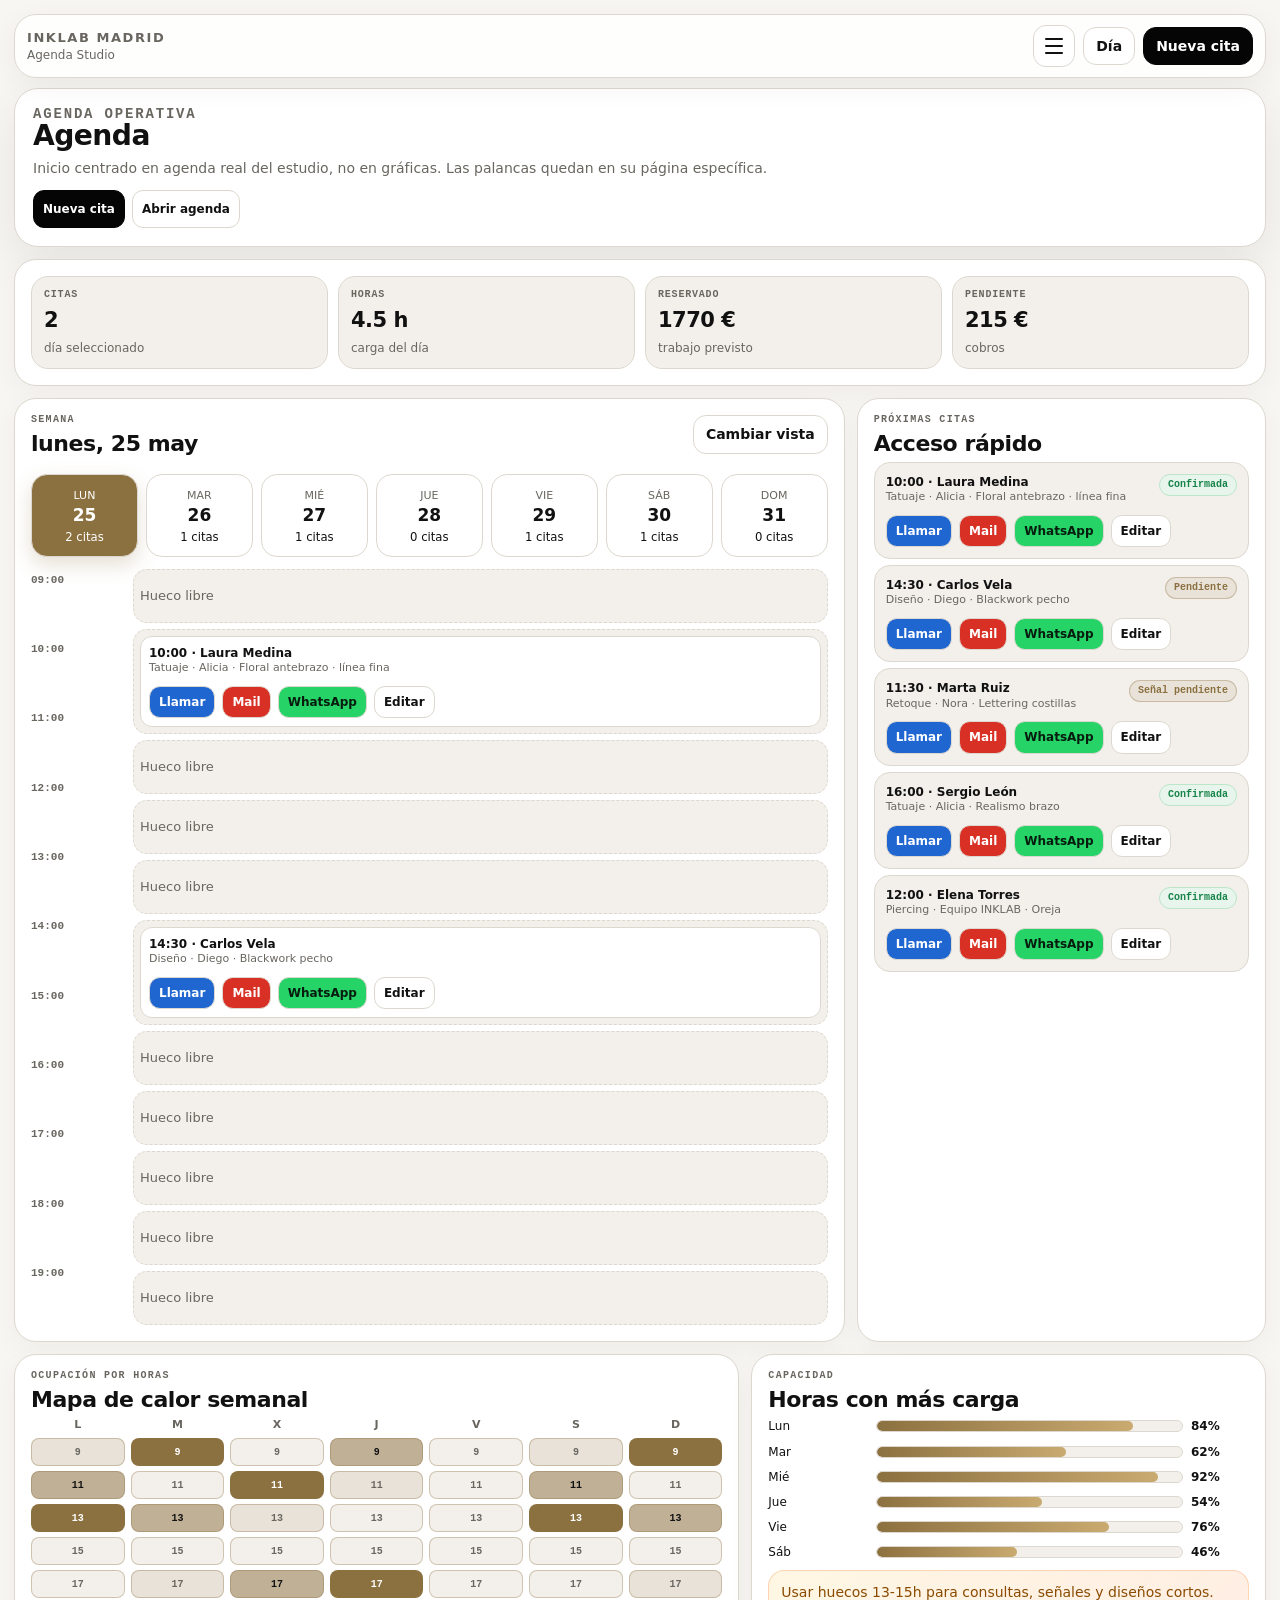
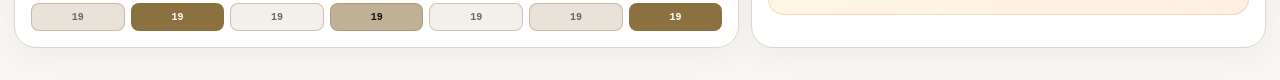
<file: index.html>
<!doctype html><html lang="es" data-page="inicio" data-theme="day"><head><meta charset="utf-8"><meta name="viewport" content="width=device-width,initial-scale=1,viewport-fit=cover"><meta name="theme-color" content="#f7f6f2"><title>Hoy · INKLAB</title><link rel="manifest" href="manifest.webmanifest"><link rel="icon" href="assets/icons/icon.svg" type="image/svg+xml"><link rel="stylesheet" href="assets/css/app.css"><style>
:root{
  --bg:#f7f6f2;--surface:#fff;--surface2:rgba(140,113,64,.10);--ink:#111;--muted:#696660;--line:#ddd8cf;
  --black:#050505;--white:#fff;--ok:#168348;--okbg:#e7f5ec;--gold:#8C7140;--goldbg:rgba(140,113,64,.10);--warn:#8C7140;--warnbg:rgba(140,113,64,.10);
  --bad:#b42318;--badbg:#fff0ed;--call:#1f66d1;--mail:#d93025;--wa:#25d366;--pay:#050505;
  --radius:18px;--radius2:24px;--shadow:0 18px 50px rgba(10,10,10,.08);
  --font:system-ui,-apple-system,BlinkMacSystemFont,"Segoe UI",Arial,sans-serif;
  --mono:ui-monospace,SFMono-Regular,Menlo,Consolas,monospace;
}
[data-theme="dark"]{--bg:#080808;--surface:#121212;--surface2:#1d1d1d;--ink:#f7f5ef;--muted:#aaa59a;--line:#303030;--pay:#fff;--shadow:0 18px 54px rgba(0,0,0,.35)}
*{box-sizing:border-box}
html{-webkit-text-size-adjust:100%;text-size-adjust:100%}
body{margin:0;background:var(--bg);color:var(--ink);font-family:var(--font);font-size:14px;line-height:1.35}
button,input,select,textarea{font:inherit;color:inherit}button{cursor:pointer;-webkit-tap-highlight-color:transparent}a{color:inherit}
.app{width:min(1400px,100%);margin:0 auto;padding:14px;padding-bottom:calc(32px + env(safe-area-inset-bottom,0px))}
.topbar{position:sticky;top:8px;z-index:20;display:flex;align-items:center;justify-content:space-between;gap:12px;background:rgba(255,255,255,.86);backdrop-filter:blur(14px);border:1px solid var(--line);border-radius:22px;padding:10px 12px;margin-bottom:10px;box-shadow:0 8px 30px rgba(0,0,0,.05)}
[data-theme="dark"] .topbar{background:rgba(18,18,18,.86)}
.brand{display:flex;gap:10px;align-items:center;text-decoration:none;min-width:0}
.mark{width:36px;height:36px;border-radius:13px;background:var(--black);color:#fff;display:grid;place-items:center;font-weight:750;font-size:13px;letter-spacing:-.04em}
[data-theme="dark"] .mark{background:#fff;color:#000}
.brand strong{display:block;font-size:13px;letter-spacing:.12em;text-transform:uppercase;font-weight:750}.brand span{display:block;font-size:12px;color:var(--muted)}
.actions{display:flex;align-items:center;gap:8px;flex-wrap:wrap}
.nav{display:flex;gap:6px;overflow:auto;margin-bottom:12px;padding:7px;border:1px solid var(--line);border-radius:20px;background:rgba(255,255,255,.72);scrollbar-width:none}.nav::-webkit-scrollbar{display:none}
[data-theme="dark"] .nav{background:rgba(18,18,18,.72)}
.nav a{white-space:nowrap;text-decoration:none;color:var(--muted);font-size:13px;font-weight:650;padding:9px 11px;border-radius:13px}.nav a.active{background:var(--gold);color:#fff}
.btn,.iconbtn{border:1px solid var(--line);background:var(--surface);color:var(--ink);border-radius:13px;padding:9px 12px;min-height:38px;font-weight:650;text-decoration:none;display:inline-flex;align-items:center;justify-content:center;gap:7px;white-space:nowrap}
.btn.primary{background:var(--black);border-color:var(--black);color:#fff}[data-theme="dark"] .btn.primary{background:#fff;border-color:#fff;color:#000}
.btn.subtle{background:var(--surface2)}.btn.danger{background:var(--badbg);border-color:#edb6ae;color:var(--bad)}
.iconbtn{width:38px;padding:0;font-size:17px}
.cta{border:0;color:#fff;font-weight:700}.cta.call{background:var(--call)}.cta.mail{background:var(--mail)}.cta.wa{background:var(--wa);color:#071b0e}.cta.pay{background:var(--pay);color:var(--bg)}
.hero{border:1px solid var(--line);border-radius:24px;background:var(--surface);box-shadow:var(--shadow);padding:18px;margin-bottom:12px}
.hero h1{margin:0 0 8px;font-size:clamp(22px,2.6vw,32px);letter-spacing:-.025em;line-height:1.08;font-weight:600}
.hero p{margin:0;color:var(--muted);max-width:820px;font-size:14px}.eyebrow{margin:0 0 7px;font:700 10px/1 var(--mono);letter-spacing:.13em;text-transform:uppercase;color:var(--muted)}
.grid{display:grid;grid-template-columns:repeat(12,minmax(0,1fr));gap:12px}.span12{grid-column:span 12}.span9{grid-column:span 9}.span8{grid-column:span 8}.span7{grid-column:span 7}.span6{grid-column:span 6}.span5{grid-column:span 5}.span4{grid-column:span 4}.span3{grid-column:span 3}
.panel{background:var(--surface);border:1px solid var(--line);border-radius:22px;padding:16px;box-shadow:0 8px 28px rgba(0,0,0,.04)}
.head{display:flex;align-items:flex-start;justify-content:space-between;gap:12px;margin-bottom:12px}
h2{margin:0 0 6px;font-size:clamp(18px,2vw,24px);line-height:1.1;letter-spacing:-.02em;font-weight:600}h3{margin:0 0 5px;font-size:15px;font-weight:650}.muted{color:var(--muted)}
.kpis{display:grid;grid-template-columns:repeat(4,1fr);gap:10px}.kpi{background:var(--surface2);border:1px solid var(--line);border-radius:17px;padding:12px}.kpi span{display:block;color:var(--muted);font:650 10px/1.2 var(--mono);letter-spacing:.08em;text-transform:uppercase}.kpi strong{display:block;margin-top:5px;font-size:21px;letter-spacing:-.025em;font-weight:600}.kpi p{margin:5px 0 0;color:var(--muted);font-size:12px}
.filters,.toolbar{display:flex;gap:8px;flex-wrap:wrap;margin-bottom:12px}.filters{display:grid;grid-template-columns:2fr repeat(3,1fr)}
input,select,textarea{width:100%;background:var(--surface2);border:1px solid var(--line);border-radius:13px;padding:10px 11px;outline:0;font-size:13px}
.segmented{display:flex;gap:4px;background:var(--surface2);border:1px solid var(--line);border-radius:15px;padding:4px}.segmented button{border:0;background:transparent;color:var(--muted);border-radius:11px;padding:8px 10px;font-weight:650;font-size:13px}.segmented button.active{background:var(--gold);color:#fff}
.date-strip{display:grid;grid-template-columns:repeat(7,1fr);gap:8px;margin-bottom:12px}.date-card{border:1px solid var(--line);background:var(--surface);border-radius:16px;padding:10px;text-align:center}.date-card b{display:block;font-size:17px}.date-card span{font-size:11px;color:var(--muted);text-transform:uppercase}.date-card.active{background:var(--gold);color:#fff}.date-card.active span{color:#fff}
.day-layout{display:grid;grid-template-columns:92px 1fr;gap:10px}.hours{display:grid;gap:6px}.hour-label{height:54px;color:var(--muted);font:600 11px/1 var(--mono);padding-top:6px}.timeline{display:grid;gap:6px}.slot{min-height:54px;border:1px dashed var(--line);border-radius:14px;background:var(--surface2);padding:6px;display:flex;align-items:center;gap:8px}.slot .event{background:var(--surface);border:1px solid var(--line);border-radius:12px;padding:8px;flex:1}.event-title{font-size:12px;font-weight:650;overflow-wrap:anywhere}.event-meta{font-size:11px;color:var(--muted);overflow-wrap:anywhere}
.heatmap-hours{display:grid;grid-template-columns:repeat(7,minmax(0,1fr));gap:6px}.heat-col{display:grid;gap:5px}.heat-head{text-align:center;font-size:11px;color:var(--muted);font-weight:700}.heat-cell{height:28px;border-radius:8px;border:1px solid rgba(140,113,64,.35);background:var(--surface2);font:600 10px/28px var(--mono);text-align:center;color:var(--muted)}.h1{background:rgba(140,113,64,.10)}.h2{background:rgba(140,113,64,.20)}.h3{background:rgba(140,113,64,.55);color:#111}.h4{background:#8C7140;color:#fff}[data-theme="dark"] .h1{background:rgba(140,113,64,.22)}[data-theme="dark"] .h2{background:rgba(140,113,64,.38)}[data-theme="dark"] .h3{background:rgba(140,113,64,.64);color:#fff}[data-theme="dark"] .h4{background:#8C7140;color:#fff}
.appointment,.card{border:1px solid var(--line);background:var(--surface2);border-radius:16px;padding:11px;min-width:0;overflow:hidden}.cardtop{display:flex;justify-content:space-between;gap:8px;align-items:flex-start}.pill{display:inline-flex;align-items:center;white-space:nowrap;border:1px solid var(--line);border-radius:999px;padding:5px 8px;font:700 10px/1 var(--mono);color:var(--muted);background:var(--surface)}.pill.ok{background:var(--okbg);color:var(--ok);border-color:#bce5ca}.pill.warn{background:var(--warnbg);color:var(--warn);border-color:rgba(140,113,64,.35)}.pill.bad{background:var(--badbg);color:var(--bad);border-color:#edb6ae}
.ctarow{display:flex;gap:7px;flex-wrap:wrap;margin-top:10px}.ctarow a,.ctarow button{border:1px solid var(--line);border-radius:11px;padding:7px 9px;text-decoration:none;font-size:12px;font-weight:650;background:var(--surface)}
.calendar{display:grid;grid-template-columns:repeat(7,1fr);gap:6px}.daycell{min-height:102px;background:var(--surface2);border:1px solid var(--line);border-radius:14px;padding:8px}.daycell.muted{opacity:.45}.chip{display:block;width:100%;border:0;background:var(--surface);border-radius:9px;margin-top:5px;padding:6px;text-align:left;font-size:11px}
.week{display:grid;grid-template-columns:repeat(7,minmax(0,1fr));gap:6px}.weekcol{min-height:300px;min-width:0;background:var(--surface2);border:1px solid var(--line);border-radius:15px;padding:8px}
.year{display:grid;grid-template-columns:repeat(4,1fr);gap:10px}.month{background:var(--surface2);border:1px solid var(--line);border-radius:15px;padding:10px}.minigrid{display:grid;grid-template-columns:repeat(7,1fr);gap:3px}.dot{height:8px;border-radius:3px;background:var(--surface)}.dot.on{background:var(--gold)}
.tablewrap{overflow:auto;border:1px solid var(--line);border-radius:16px}table{border-collapse:collapse;width:100%;min-width:760px;background:var(--surface)}th,td{padding:10px;border-bottom:1px solid var(--line);text-align:left;font-size:12px}th{font:700 10px/1.2 var(--mono);letter-spacing:.08em;text-transform:uppercase;color:var(--muted)}
.bars{display:grid;gap:9px}.barrow{display:grid;grid-template-columns:100px 1fr 58px;gap:8px;align-items:center;font-size:12px}.track{height:12px;border:1px solid var(--line);border-radius:999px;background:var(--surface2);overflow:hidden}.fill{height:100%;border-radius:999px;background:var(--gold)}
.chart{display:flex;align-items:flex-end;gap:9px;min-height:180px;padding:10px 0 28px}.bar{flex:1;min-width:32px;border-radius:14px 14px 6px 6px;background:var(--ink);position:relative}.bar.ok{background:var(--ok)}.bar.warn{background:var(--warn)}.bar.bad{background:var(--bad)}.bar span{position:absolute;left:50%;top:calc(100% + 7px);transform:translateX(-50%);text-align:center;font-size:10px;color:var(--muted)}
.decision{border:1px solid var(--line);border-radius:16px;padding:12px;background:var(--surface2);margin-top:10px}.decision.ok{background:var(--okbg);color:var(--ok)}.decision.warn{background:var(--warnbg);color:var(--warn)}.decision.bad{background:var(--badbg);color:var(--bad)}
.funnel{display:grid;gap:7px}.funnel div{margin:auto;border-radius:12px;background:var(--ink);color:var(--bg);padding:9px;text-align:center;font-size:12px;font-weight:700}
.formgrid{display:grid;grid-template-columns:1fr 1fr;gap:10px}.formgrid label,.editor label{display:grid;gap:6px;color:var(--muted);font-size:12px;font-weight:650}.full{grid-column:1/-1}
.modal{display:none;position:fixed;inset:0;z-index:100;padding:14px;background:rgba(0,0,0,.54);overflow:auto}.modal.open{display:block}.modalcard{width:min(900px,100%);margin:18px auto;background:var(--surface);border:1px solid var(--line);border-radius:22px;padding:16px;box-shadow:0 26px 80px rgba(0,0,0,.28)}.modalhead{display:flex;justify-content:space-between;gap:12px;margin-bottom:12px}
.ocr-grid{display:grid;grid-template-columns:1fr 1fr;gap:12px}.drop{border:1px dashed var(--line);background:var(--surface2);border-radius:18px;padding:14px;min-height:210px;display:grid;place-items:center;text-align:center}.preview{max-width:100%;border-radius:14px;display:none}.parsed-list{display:grid;gap:8px}.editor{display:grid;gap:10px}.message-preview{white-space:pre-wrap;background:var(--surface2);border:1px solid var(--line);border-radius:16px;padding:12px;color:var(--muted)}
@media(max-width:1100px){.span9,.span8,.span7,.span6,.span5,.span4,.span3{grid-column:span 12}.kpis{grid-template-columns:repeat(2,1fr)}.filters{grid-template-columns:1fr 1fr}.week{grid-template-columns:1fr}.year{grid-template-columns:repeat(2,1fr)}.heatmap-hours{grid-template-columns:repeat(4,1fr)}}
@media(max-width:720px){body{font-size:13px}.app{padding:10px}.topbar{position:relative;top:0;display:block}.actions{margin-top:10px}.hero{padding:15px;border-radius:20px}.hero h1{font-size:23px}.grid,.kpis,.filters,.date-strip,.formgrid,.ocr-grid,.year{grid-template-columns:1fr}.day-layout{grid-template-columns:1fr}.hours{display:none}.calendar{grid-template-columns:1fr}.daycell{min-height:auto}.heatmap-hours{grid-template-columns:repeat(2,1fr)}.barrow{grid-template-columns:78px 1fr 48px}.modalcard{margin:0 auto;border-radius:18px}.head{display:block}}


/* UX 2026 pass: mobile tab dock, no horizontal nav scroll, compact control visuals */
:root{
  --traffic-green:#19c37d;
  --traffic-green-2:#74f2b7;
  --traffic-yellow:#ffd166;
  --traffic-orange:#ff8a3d;
  --traffic-red:#ff3b30;
  --traffic-red-2:#ff7a70;
  --glass:rgba(255,255,255,.76);
}
[data-theme="dark"]{--glass:rgba(18,18,18,.78)}
.nav{overflow:visible;flex-wrap:wrap;align-items:center}
.nav a{min-height:40px;display:flex;align-items:center;justify-content:center;text-align:center}
.hero h1{font-size:clamp(21px,2.2vw,29px);font-weight:600;letter-spacing:-.02em}
h2{font-size:clamp(17px,1.8vw,22px)}
.panel{overflow:hidden}
.control-panel{background:linear-gradient(145deg,var(--surface),rgba(140,113,64,.08));}
.traffic-map{display:grid;gap:10px}
.traffic-row{display:grid;grid-template-columns:minmax(92px,130px) 1fr minmax(70px,96px);gap:10px;align-items:center;border:1px solid var(--line);border-radius:16px;background:var(--surface2);padding:10px}
.traffic-row b{font-size:13px}.traffic-row small{display:block;color:var(--muted);font-size:11px;margin-top:2px}.traffic-value{text-align:right;font-weight:700;font-size:13px}.traffic-track{height:18px;border-radius:999px;background:rgba(0,0,0,.06);overflow:hidden;border:1px solid rgba(0,0,0,.06)}
[data-theme="dark"] .traffic-track{background:rgba(255,255,255,.08);border-color:rgba(255,255,255,.08)}
.traffic-fill{height:100%;border-radius:999px;box-shadow:0 0 18px rgba(0,0,0,.14)}
.traffic-fill.ok{background:linear-gradient(90deg,var(--traffic-green),var(--traffic-green-2))}
.traffic-fill.warn{background:linear-gradient(90deg,var(--traffic-yellow),var(--traffic-orange))}
.traffic-fill.bad{background:linear-gradient(90deg,var(--traffic-red),var(--traffic-red-2))}
.chart{gap:11px;min-height:200px;padding:12px 0 34px}
.bar{border-radius:18px 18px 7px 7px;background:linear-gradient(180deg,#475569,#111827);box-shadow:0 12px 30px rgba(17,24,39,.14)}
.bar.ok{background:linear-gradient(180deg,var(--traffic-green-2),var(--traffic-green))}
.bar.warn{background:linear-gradient(180deg,var(--traffic-yellow),var(--traffic-orange))}
.bar.bad{background:linear-gradient(180deg,var(--traffic-red-2),var(--traffic-red))}
.fill{background:linear-gradient(90deg,var(--gold),#c9aa70)}
.decision.warn{background:linear-gradient(135deg,rgba(255,209,102,.18),rgba(255,138,61,.14));border-color:rgba(255,138,61,.30);color:#8a4b00}
.decision.bad{background:linear-gradient(135deg,rgba(255,59,48,.16),rgba(255,122,112,.10));border-color:rgba(255,59,48,.26)}
.decision.ok{background:linear-gradient(135deg,rgba(25,195,125,.16),rgba(116,242,183,.12));border-color:rgba(25,195,125,.28)}
.camera-only{min-height:240px;border-color:rgba(140,113,64,.45);background:linear-gradient(135deg,var(--surface2),rgba(140,113,64,.08))}
.camera-only span:before{content:"";display:block;width:54px;height:42px;border:2px solid var(--gold);border-radius:14px;margin:0 auto 12px;background:linear-gradient(135deg,rgba(140,113,64,.18),transparent)}
@media(max-width:720px){
  .app{padding-bottom:calc(118px + env(safe-area-inset-bottom,0px))}
  .nav{position:fixed;left:10px;right:10px;bottom:calc(8px + env(safe-area-inset-bottom,0px));z-index:80;display:grid;grid-template-columns:repeat(4,minmax(0,1fr));gap:6px;margin:0;padding:7px;border-radius:22px;background:var(--glass);backdrop-filter:blur(18px);box-shadow:0 16px 44px rgba(0,0,0,.18);overflow:visible}
  .nav a{font-size:11px;line-height:1.05;min-height:42px;padding:7px 4px;border-radius:14px;white-space:normal}
  .topbar{position:relative;top:0}
  .hero h1{font-size:24px}
  .hero p{font-size:13px}
  .traffic-row{grid-template-columns:1fr;gap:7px}.traffic-value{text-align:left}.traffic-track{height:16px}
  .chart{min-height:170px}
}


/* FIX menú hamburguesa + scanner cámara directa */
.menu-toggle{
  width:42px;
  height:42px;
  border:1px solid var(--line);
  border-radius:13px;
  background:var(--surface);
  display:inline-flex;
  flex-direction:column;
  align-items:center;
  justify-content:center;
  gap:5px;
  padding:0;
  position:relative;
  z-index:120;
}
.menu-toggle span{
  width:18px;
  height:2px;
  border-radius:999px;
  background:var(--ink);
  transition:transform .22s ease, opacity .18s ease;
}
body.menu-open .menu-toggle span:nth-child(1){transform:translateY(7px) rotate(45deg)}
body.menu-open .menu-toggle span:nth-child(2){opacity:0}
body.menu-open .menu-toggle span:nth-child(3){transform:translateY(-7px) rotate(-45deg)}
.nav-scrim{
  position:fixed;
  inset:0;
  background:rgba(0,0,0,.28);
  opacity:0;
  pointer-events:none;
  transition:opacity .22s ease;
  z-index:79;
  backdrop-filter:blur(2px);
}
body.menu-open .nav-scrim{opacity:1;pointer-events:auto}
body.menu-open{overflow:hidden}
.nav{
  position:fixed!important;
  top:76px!important;
  right:14px!important;
  left:auto!important;
  bottom:auto!important;
  z-index:90!important;
  width:min(360px,calc(100vw - 28px))!important;
  max-height:calc(100vh - 96px)!important;
  overflow:auto!important;
  margin:0!important;
  padding:10px!important;
  display:grid!important;
  grid-template-columns:1fr!important;
  gap:7px!important;
  border-radius:22px!important;
  background:rgba(255,255,255,.94)!important;
  backdrop-filter:blur(20px)!important;
  box-shadow:0 24px 70px rgba(0,0,0,.22)!important;
  transform:translate3d(calc(100% + 24px),0,0) scale(.98)!important;
  opacity:0!important;
  pointer-events:none!important;
  transition:transform .26s cubic-bezier(.2,.8,.2,1), opacity .2s ease!important;
}
[data-theme="dark"] .nav{background:rgba(18,18,18,.95)!important}
.nav.open{
  transform:translate3d(0,0,0) scale(1)!important;
  opacity:1!important;
  pointer-events:auto!important;
}
.nav a{
  min-height:46px!important;
  justify-content:flex-start!important;
  text-align:left!important;
  white-space:nowrap!important;
  font-size:14px!important;
  padding:12px 14px!important;
  border-radius:14px!important;
}
.nav a.active{background:var(--gold)!important;color:#fff!important}
.app{padding-bottom:calc(32px + env(safe-area-inset-bottom,0px))!important}
@media(max-width:720px){
  .topbar{
    position:sticky!important;
    top:8px!important;
    display:flex!important;
    align-items:center!important;
    justify-content:space-between!important;
    gap:10px!important;
  }
  .brand strong{font-size:12px!important}
  .brand span{font-size:11px!important}
  .actions{margin-top:0!important;display:flex!important;gap:7px!important}
  .actions .btn.primary{display:none!important}
  .nav{
    top:70px!important;
    right:10px!important;
    width:min(340px,calc(100vw - 20px))!important;
    max-height:calc(100vh - 90px)!important;
  }
}
.camera-panel{
  min-height:290px;
  border:1.5px dashed rgba(140,113,64,.42);
  background:linear-gradient(135deg,var(--surface2),rgba(140,113,64,.08));
  border-radius:20px;
  display:grid;
  place-items:center;
  overflow:hidden;
  position:relative;
  padding:14px;
}
.camera-trigger{
  border:0;
  background:transparent;
  width:100%;
  min-height:230px;
  display:grid;
  place-items:center;
  text-align:center;
  color:var(--ink);
}
.camera-trigger b{display:block;font-size:18px;margin-bottom:6px}
.camera-trigger small{color:var(--muted)}
.camera-trigger .camera-icon{
  width:64px;
  height:48px;
  border:2px solid var(--gold);
  border-radius:16px;
  display:block;
  margin:0 auto 14px;
  position:relative;
  background:rgba(140,113,64,.10);
}
.camera-trigger .camera-icon:before{
  content:"";
  position:absolute;
  width:22px;
  height:22px;
  border:2px solid var(--gold);
  border-radius:50%;
  left:50%;
  top:50%;
  transform:translate(-50%,-50%);
}
.camera-trigger .camera-icon:after{
  content:"";
  position:absolute;
  width:18px;
  height:8px;
  border-radius:5px 5px 0 0;
  background:var(--gold);
  left:12px;
  top:-8px;
}
.camera-video,.preview{
  width:100%;
  max-height:360px;
  object-fit:contain;
  border-radius:16px;
  background:#000;
}
.camera-video[hidden],.preview[hidden],.hidden{display:none!important}
.camera-actions{margin-top:12px;display:flex;gap:8px;flex-wrap:wrap}


/* FIX Scanner: cámara o subir foto */
.upload-input{display:none!important}
.camera-actions .btn.upload-btn{
  background:var(--surface)!important;
  border-color:var(--line)!important;
  color:var(--ink)!important;
}
.camera-source-note{
  margin-top:8px;
  color:var(--muted);
  font-size:12px;
}


/* FIX Home interactiva */
.home-actions{margin-top:12px}
.date-card{cursor:pointer}
.date-card:active{transform:scale(.98)}
.date-card.active{box-shadow:0 8px 20px rgba(140,113,64,.22)}
.slot{overflow:hidden}
.slot .event{min-width:0}
.home-empty{color:var(--muted);font-size:13px}
@media(max-width:720px){
  .home-actions .btn{flex:1}
}

</style></head><body><div class="app"><header class="topbar"><a class="brand" href="index.html"><span><strong>INKLAB Madrid</strong><span>Agenda Studio</span></span></a><div class="actions"><button class="menu-toggle" id="menuToggle" type="button" aria-label="Abrir menú" aria-expanded="false"><span></span><span></span><span></span></button><button class="btn" id="themeToggle" type="button">Día</button><button class="btn primary" type="button" data-new>Nueva cita</button></div></header>
<nav class="nav" id="mainNav" aria-label="Menú principal">
 <a href="index.html" data-nav="inicio">Hoy</a>
 <a href="agenda.html" data-nav="agenda">Agenda</a>
 <a href="pagos.html" data-nav="pagos">Pagos</a>
 <a href="clientes.html" data-nav="clientes">Clientes</a>
 <a href="graficas.html" data-nav="graficas">Control</a>
 <a href="plantillas.html" data-nav="plantillas">Plantillas</a>
 <a href="cuaderno.html" data-nav="cuaderno">Scanner</a>
</nav>
<div class="nav-scrim" id="navScrim" aria-hidden="true"></div>

<main>
 <section class="hero">
  <p class="eyebrow">Agenda operativa</p><h1>Agenda</h1>
  <p>Inicio centrado en agenda real del estudio, no en gráficas. Las palancas quedan en su página específica.</p><div class="ctarow home-actions"><button class="btn primary" type="button" data-new>Nueva cita</button><a class="btn" href="agenda.html">Abrir agenda</a></div>
 </section>
 <section class="grid">
  <article class="panel span12"><div class="kpis" id="homeKpis"></div></article>
  <article class="panel span8">
   <div class="head"><div><p class="eyebrow">Semana</p><h2>Hoy</h2></div><a class="btn" href="agenda.html">Cambiar vista</a></div>
   <div id="dateStrip" class="date-strip"></div><div id="todaySchedule"></div>
  </article>
  <article class="panel span4">
   <p class="eyebrow">Próximas citas</p><h2>Acceso rápido</h2><div class="timeline" id="homeNext"></div>
  </article>
  <article class="panel span7">
   <p class="eyebrow">Ocupación por horas</p><h2>Mapa de calor semanal</h2><div id="hourHeatmap" class="heatmap-hours"></div>
  </article>
  <article class="panel span5">
   <p class="eyebrow">Capacidad</p><h2>Horas con más carga</h2><div id="homeOccupancy" class="bars"></div><div class="decision warn">Usar huecos 13-15h para consultas, señales y diseños cortos.</div>
  </article>
 </section>
</main>
</div>
<div class="modal" id="appointmentModal" aria-hidden="true">
 <section class="modalcard">
  <div class="modalhead"><div><p class="eyebrow">Ficha de cita</p><h2 id="modalTitle">Nueva cita</h2></div><button class="iconbtn" data-close type="button">×</button></div>
  <form class="formgrid" id="appointmentForm">
   <input type="hidden" name="id">
   <label>Cliente<input name="client" required placeholder="Nombre"></label><label>Teléfono<input name="phone" inputmode="tel"></label>
   <label>Email<input name="email" type="email"></label><label>WhatsApp<input name="whatsapp" inputmode="tel"></label>
   <label>Fecha<input name="date" type="date" required></label><label>Hora<input name="time" type="time" required></label>
   <label>Duración<input name="duration" type="number" min="15" step="15"></label><label>Precio<input name="price" type="number" min="0" step="10"></label>
   <label>Artista<select name="artist"><option>Alicia</option><option>Diego</option><option>Nora</option><option>Equipo INKLAB</option></select></label>
   <label>Servicio<select name="service"><option>Tatuaje</option><option>Diseño</option><option>Retoque</option><option>Piercing</option><option>Consulta</option></select></label>
   <label>Estado<select name="status"><option>Confirmada</option><option>Pendiente</option><option>Señal pendiente</option><option>Finalizada</option><option>Cancelada</option></select></label>
   <label class="full">Detalle<textarea name="detail" rows="2"></textarea></label><label class="full">Notas<textarea name="notes" rows="3"></textarea></label>
   <div class="full ctarow"><button class="btn" type="button" id="voiceFill">Dictar datos</button><button class="btn" type="button" id="voiceNotes">Dictar notas</button><span id="voiceStatus" class="muted">Voz preparada si el navegador la soporta</span></div>
   <div class="full ctarow" style="justify-content:flex-end"><button class="btn danger" type="button" id="deleteAppointment">Eliminar</button><button class="btn" type="button" data-close>Cancelar</button><button class="btn primary" type="submit">Guardar cita</button></div>
  </form>
 </section>
</div>
<script src="assets/js/app.js"></script></body></html>
</file>
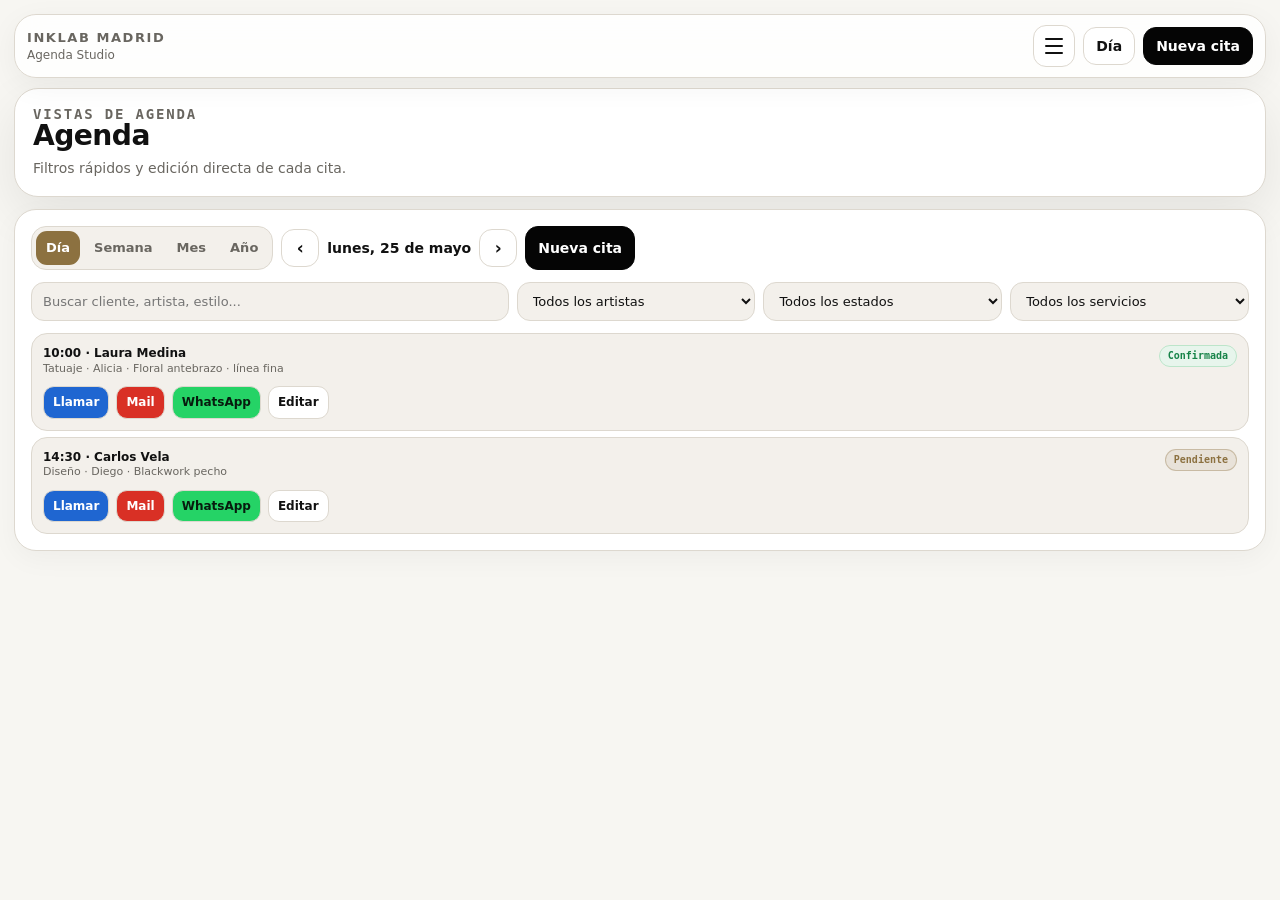
<file: agenda.html>
<!doctype html><html lang="es" data-page="agenda" data-theme="day"><head><meta charset="utf-8"><meta name="viewport" content="width=device-width,initial-scale=1,viewport-fit=cover"><meta name="theme-color" content="#f7f6f2"><title>Vistas de agenda</title><link rel="manifest" href="manifest.webmanifest"><link rel="icon" href="assets/icons/icon.svg" type="image/svg+xml"><link rel="stylesheet" href="assets/css/app.css"><style>
:root{
  --bg:#f7f6f2;--surface:#fff;--surface2:rgba(140,113,64,.10);--ink:#111;--muted:#696660;--line:#ddd8cf;
  --black:#050505;--white:#fff;--ok:#168348;--okbg:#e7f5ec;--gold:#8C7140;--goldbg:rgba(140,113,64,.10);--warn:#8C7140;--warnbg:rgba(140,113,64,.10);
  --bad:#b42318;--badbg:#fff0ed;--call:#1f66d1;--mail:#d93025;--wa:#25d366;--pay:#050505;
  --radius:18px;--radius2:24px;--shadow:0 18px 50px rgba(10,10,10,.08);
  --font:system-ui,-apple-system,BlinkMacSystemFont,"Segoe UI",Arial,sans-serif;
  --mono:ui-monospace,SFMono-Regular,Menlo,Consolas,monospace;
}
[data-theme="dark"]{--bg:#080808;--surface:#121212;--surface2:#1d1d1d;--ink:#f7f5ef;--muted:#aaa59a;--line:#303030;--pay:#fff;--shadow:0 18px 54px rgba(0,0,0,.35)}
*{box-sizing:border-box}
html{-webkit-text-size-adjust:100%;text-size-adjust:100%}
body{margin:0;background:var(--bg);color:var(--ink);font-family:var(--font);font-size:14px;line-height:1.35}
button,input,select,textarea{font:inherit;color:inherit}button{cursor:pointer;-webkit-tap-highlight-color:transparent}a{color:inherit}
.app{width:min(1400px,100%);margin:0 auto;padding:14px;padding-bottom:calc(32px + env(safe-area-inset-bottom,0px))}
.topbar{position:sticky;top:8px;z-index:20;display:flex;align-items:center;justify-content:space-between;gap:12px;background:rgba(255,255,255,.86);backdrop-filter:blur(14px);border:1px solid var(--line);border-radius:22px;padding:10px 12px;margin-bottom:10px;box-shadow:0 8px 30px rgba(0,0,0,.05)}
[data-theme="dark"] .topbar{background:rgba(18,18,18,.86)}
.brand{display:flex;gap:10px;align-items:center;text-decoration:none;min-width:0}
.mark{width:36px;height:36px;border-radius:13px;background:var(--black);color:#fff;display:grid;place-items:center;font-weight:750;font-size:13px;letter-spacing:-.04em}
[data-theme="dark"] .mark{background:#fff;color:#000}
.brand strong{display:block;font-size:13px;letter-spacing:.12em;text-transform:uppercase;font-weight:750}.brand span{display:block;font-size:12px;color:var(--muted)}
.actions{display:flex;align-items:center;gap:8px;flex-wrap:wrap}
.nav{display:flex;gap:6px;overflow:auto;margin-bottom:12px;padding:7px;border:1px solid var(--line);border-radius:20px;background:rgba(255,255,255,.72);scrollbar-width:none}.nav::-webkit-scrollbar{display:none}
[data-theme="dark"] .nav{background:rgba(18,18,18,.72)}
.nav a{white-space:nowrap;text-decoration:none;color:var(--muted);font-size:13px;font-weight:650;padding:9px 11px;border-radius:13px}.nav a.active{background:var(--gold);color:#fff}
.btn,.iconbtn{border:1px solid var(--line);background:var(--surface);color:var(--ink);border-radius:13px;padding:9px 12px;min-height:38px;font-weight:650;text-decoration:none;display:inline-flex;align-items:center;justify-content:center;gap:7px;white-space:nowrap}
.btn.primary{background:var(--black);border-color:var(--black);color:#fff}[data-theme="dark"] .btn.primary{background:#fff;border-color:#fff;color:#000}
.btn.subtle{background:var(--surface2)}.btn.danger{background:var(--badbg);border-color:#edb6ae;color:var(--bad)}
.iconbtn{width:38px;padding:0;font-size:17px}
.cta{border:0;color:#fff;font-weight:700}.cta.call{background:var(--call)}.cta.mail{background:var(--mail)}.cta.wa{background:var(--wa);color:#071b0e}.cta.pay{background:var(--pay);color:var(--bg)}
.hero{border:1px solid var(--line);border-radius:24px;background:var(--surface);box-shadow:var(--shadow);padding:18px;margin-bottom:12px}
.hero h1{margin:0 0 8px;font-size:clamp(22px,2.6vw,32px);letter-spacing:-.025em;line-height:1.08;font-weight:600}
.hero p{margin:0;color:var(--muted);max-width:820px;font-size:14px}.eyebrow{margin:0 0 7px;font:700 10px/1 var(--mono);letter-spacing:.13em;text-transform:uppercase;color:var(--muted)}
.grid{display:grid;grid-template-columns:repeat(12,minmax(0,1fr));gap:12px}.span12{grid-column:span 12}.span9{grid-column:span 9}.span8{grid-column:span 8}.span7{grid-column:span 7}.span6{grid-column:span 6}.span5{grid-column:span 5}.span4{grid-column:span 4}.span3{grid-column:span 3}
.panel{background:var(--surface);border:1px solid var(--line);border-radius:22px;padding:16px;box-shadow:0 8px 28px rgba(0,0,0,.04)}
.head{display:flex;align-items:flex-start;justify-content:space-between;gap:12px;margin-bottom:12px}
h2{margin:0 0 6px;font-size:clamp(18px,2vw,24px);line-height:1.1;letter-spacing:-.02em;font-weight:600}h3{margin:0 0 5px;font-size:15px;font-weight:650}.muted{color:var(--muted)}
.kpis{display:grid;grid-template-columns:repeat(4,1fr);gap:10px}.kpi{background:var(--surface2);border:1px solid var(--line);border-radius:17px;padding:12px}.kpi span{display:block;color:var(--muted);font:650 10px/1.2 var(--mono);letter-spacing:.08em;text-transform:uppercase}.kpi strong{display:block;margin-top:5px;font-size:21px;letter-spacing:-.025em;font-weight:600}.kpi p{margin:5px 0 0;color:var(--muted);font-size:12px}
.filters,.toolbar{display:flex;gap:8px;flex-wrap:wrap;margin-bottom:12px}.filters{display:grid;grid-template-columns:2fr repeat(3,1fr)}
input,select,textarea{width:100%;background:var(--surface2);border:1px solid var(--line);border-radius:13px;padding:10px 11px;outline:0;font-size:13px}
.segmented{display:flex;gap:4px;background:var(--surface2);border:1px solid var(--line);border-radius:15px;padding:4px}.segmented button{border:0;background:transparent;color:var(--muted);border-radius:11px;padding:8px 10px;font-weight:650;font-size:13px}.segmented button.active{background:var(--gold);color:#fff}
.date-strip{display:grid;grid-template-columns:repeat(7,1fr);gap:8px;margin-bottom:12px}.date-card{border:1px solid var(--line);background:var(--surface);border-radius:16px;padding:10px;text-align:center}.date-card b{display:block;font-size:17px}.date-card span{font-size:11px;color:var(--muted);text-transform:uppercase}.date-card.active{background:var(--gold);color:#fff}.date-card.active span{color:#fff}
.day-layout{display:grid;grid-template-columns:92px 1fr;gap:10px}.hours{display:grid;gap:6px}.hour-label{height:54px;color:var(--muted);font:600 11px/1 var(--mono);padding-top:6px}.timeline{display:grid;gap:6px}.slot{min-height:54px;border:1px dashed var(--line);border-radius:14px;background:var(--surface2);padding:6px;display:flex;align-items:center;gap:8px}.slot .event{background:var(--surface);border:1px solid var(--line);border-radius:12px;padding:8px;flex:1}.event-title{font-size:12px;font-weight:650;overflow-wrap:anywhere}.event-meta{font-size:11px;color:var(--muted);overflow-wrap:anywhere}
.heatmap-hours{display:grid;grid-template-columns:repeat(7,minmax(0,1fr));gap:6px}.heat-col{display:grid;gap:5px}.heat-head{text-align:center;font-size:11px;color:var(--muted);font-weight:700}.heat-cell{height:28px;border-radius:8px;border:1px solid rgba(140,113,64,.35);background:var(--surface2);font:600 10px/28px var(--mono);text-align:center;color:var(--muted)}.h1{background:rgba(140,113,64,.10)}.h2{background:rgba(140,113,64,.20)}.h3{background:rgba(140,113,64,.55);color:#111}.h4{background:#8C7140;color:#fff}[data-theme="dark"] .h1{background:rgba(140,113,64,.22)}[data-theme="dark"] .h2{background:rgba(140,113,64,.38)}[data-theme="dark"] .h3{background:rgba(140,113,64,.64);color:#fff}[data-theme="dark"] .h4{background:#8C7140;color:#fff}
.appointment,.card{border:1px solid var(--line);background:var(--surface2);border-radius:16px;padding:11px;min-width:0;overflow:hidden}.cardtop{display:flex;justify-content:space-between;gap:8px;align-items:flex-start}.pill{display:inline-flex;align-items:center;white-space:nowrap;border:1px solid var(--line);border-radius:999px;padding:5px 8px;font:700 10px/1 var(--mono);color:var(--muted);background:var(--surface)}.pill.ok{background:var(--okbg);color:var(--ok);border-color:#bce5ca}.pill.warn{background:var(--warnbg);color:var(--warn);border-color:rgba(140,113,64,.35)}.pill.bad{background:var(--badbg);color:var(--bad);border-color:#edb6ae}
.ctarow{display:flex;gap:7px;flex-wrap:wrap;margin-top:10px}.ctarow a,.ctarow button{border:1px solid var(--line);border-radius:11px;padding:7px 9px;text-decoration:none;font-size:12px;font-weight:650;background:var(--surface)}
.calendar{display:grid;grid-template-columns:repeat(7,1fr);gap:6px}.daycell{min-height:102px;background:var(--surface2);border:1px solid var(--line);border-radius:14px;padding:8px}.daycell.muted{opacity:.45}.chip{display:block;width:100%;border:0;background:var(--surface);border-radius:9px;margin-top:5px;padding:6px;text-align:left;font-size:11px}
.week{display:grid;grid-template-columns:repeat(7,minmax(0,1fr));gap:6px}.weekcol{min-height:300px;min-width:0;background:var(--surface2);border:1px solid var(--line);border-radius:15px;padding:8px}
.year{display:grid;grid-template-columns:repeat(4,1fr);gap:10px}.month{background:var(--surface2);border:1px solid var(--line);border-radius:15px;padding:10px}.minigrid{display:grid;grid-template-columns:repeat(7,1fr);gap:3px}.dot{height:8px;border-radius:3px;background:var(--surface)}.dot.on{background:var(--gold)}
.tablewrap{overflow:auto;border:1px solid var(--line);border-radius:16px}table{border-collapse:collapse;width:100%;min-width:760px;background:var(--surface)}th,td{padding:10px;border-bottom:1px solid var(--line);text-align:left;font-size:12px}th{font:700 10px/1.2 var(--mono);letter-spacing:.08em;text-transform:uppercase;color:var(--muted)}
.bars{display:grid;gap:9px}.barrow{display:grid;grid-template-columns:100px 1fr 58px;gap:8px;align-items:center;font-size:12px}.track{height:12px;border:1px solid var(--line);border-radius:999px;background:var(--surface2);overflow:hidden}.fill{height:100%;border-radius:999px;background:var(--gold)}
.chart{display:flex;align-items:flex-end;gap:9px;min-height:180px;padding:10px 0 28px}.bar{flex:1;min-width:32px;border-radius:14px 14px 6px 6px;background:var(--ink);position:relative}.bar.ok{background:var(--ok)}.bar.warn{background:var(--warn)}.bar.bad{background:var(--bad)}.bar span{position:absolute;left:50%;top:calc(100% + 7px);transform:translateX(-50%);text-align:center;font-size:10px;color:var(--muted)}
.decision{border:1px solid var(--line);border-radius:16px;padding:12px;background:var(--surface2);margin-top:10px}.decision.ok{background:var(--okbg);color:var(--ok)}.decision.warn{background:var(--warnbg);color:var(--warn)}.decision.bad{background:var(--badbg);color:var(--bad)}
.funnel{display:grid;gap:7px}.funnel div{margin:auto;border-radius:12px;background:var(--ink);color:var(--bg);padding:9px;text-align:center;font-size:12px;font-weight:700}
.formgrid{display:grid;grid-template-columns:1fr 1fr;gap:10px}.formgrid label,.editor label{display:grid;gap:6px;color:var(--muted);font-size:12px;font-weight:650}.full{grid-column:1/-1}
.modal{display:none;position:fixed;inset:0;z-index:100;padding:14px;background:rgba(0,0,0,.54);overflow:auto}.modal.open{display:block}.modalcard{width:min(900px,100%);margin:18px auto;background:var(--surface);border:1px solid var(--line);border-radius:22px;padding:16px;box-shadow:0 26px 80px rgba(0,0,0,.28)}.modalhead{display:flex;justify-content:space-between;gap:12px;margin-bottom:12px}
.ocr-grid{display:grid;grid-template-columns:1fr 1fr;gap:12px}.drop{border:1px dashed var(--line);background:var(--surface2);border-radius:18px;padding:14px;min-height:210px;display:grid;place-items:center;text-align:center}.preview{max-width:100%;border-radius:14px;display:none}.parsed-list{display:grid;gap:8px}.editor{display:grid;gap:10px}.message-preview{white-space:pre-wrap;background:var(--surface2);border:1px solid var(--line);border-radius:16px;padding:12px;color:var(--muted)}
@media(max-width:1100px){.span9,.span8,.span7,.span6,.span5,.span4,.span3{grid-column:span 12}.kpis{grid-template-columns:repeat(2,1fr)}.filters{grid-template-columns:1fr 1fr}.week{grid-template-columns:1fr}.year{grid-template-columns:repeat(2,1fr)}.heatmap-hours{grid-template-columns:repeat(4,1fr)}}
@media(max-width:720px){body{font-size:13px}.app{padding:10px}.topbar{position:relative;top:0;display:block}.actions{margin-top:10px}.hero{padding:15px;border-radius:20px}.hero h1{font-size:23px}.grid,.kpis,.filters,.date-strip,.formgrid,.ocr-grid,.year{grid-template-columns:1fr}.day-layout{grid-template-columns:1fr}.hours{display:none}.calendar{grid-template-columns:1fr}.daycell{min-height:auto}.heatmap-hours{grid-template-columns:repeat(2,1fr)}.barrow{grid-template-columns:78px 1fr 48px}.modalcard{margin:0 auto;border-radius:18px}.head{display:block}}


/* UX 2026 pass: mobile tab dock, no horizontal nav scroll, compact control visuals */
:root{
  --traffic-green:#19c37d;
  --traffic-green-2:#74f2b7;
  --traffic-yellow:#ffd166;
  --traffic-orange:#ff8a3d;
  --traffic-red:#ff3b30;
  --traffic-red-2:#ff7a70;
  --glass:rgba(255,255,255,.76);
}
[data-theme="dark"]{--glass:rgba(18,18,18,.78)}
.nav{overflow:visible;flex-wrap:wrap;align-items:center}
.nav a{min-height:40px;display:flex;align-items:center;justify-content:center;text-align:center}
.hero h1{font-size:clamp(21px,2.2vw,29px);font-weight:600;letter-spacing:-.02em}
h2{font-size:clamp(17px,1.8vw,22px)}
.panel{overflow:hidden}
.control-panel{background:linear-gradient(145deg,var(--surface),rgba(140,113,64,.08));}
.traffic-map{display:grid;gap:10px}
.traffic-row{display:grid;grid-template-columns:minmax(92px,130px) 1fr minmax(70px,96px);gap:10px;align-items:center;border:1px solid var(--line);border-radius:16px;background:var(--surface2);padding:10px}
.traffic-row b{font-size:13px}.traffic-row small{display:block;color:var(--muted);font-size:11px;margin-top:2px}.traffic-value{text-align:right;font-weight:700;font-size:13px}.traffic-track{height:18px;border-radius:999px;background:rgba(0,0,0,.06);overflow:hidden;border:1px solid rgba(0,0,0,.06)}
[data-theme="dark"] .traffic-track{background:rgba(255,255,255,.08);border-color:rgba(255,255,255,.08)}
.traffic-fill{height:100%;border-radius:999px;box-shadow:0 0 18px rgba(0,0,0,.14)}
.traffic-fill.ok{background:linear-gradient(90deg,var(--traffic-green),var(--traffic-green-2))}
.traffic-fill.warn{background:linear-gradient(90deg,var(--traffic-yellow),var(--traffic-orange))}
.traffic-fill.bad{background:linear-gradient(90deg,var(--traffic-red),var(--traffic-red-2))}
.chart{gap:11px;min-height:200px;padding:12px 0 34px}
.bar{border-radius:18px 18px 7px 7px;background:linear-gradient(180deg,#475569,#111827);box-shadow:0 12px 30px rgba(17,24,39,.14)}
.bar.ok{background:linear-gradient(180deg,var(--traffic-green-2),var(--traffic-green))}
.bar.warn{background:linear-gradient(180deg,var(--traffic-yellow),var(--traffic-orange))}
.bar.bad{background:linear-gradient(180deg,var(--traffic-red-2),var(--traffic-red))}
.fill{background:linear-gradient(90deg,var(--gold),#c9aa70)}
.decision.warn{background:linear-gradient(135deg,rgba(255,209,102,.18),rgba(255,138,61,.14));border-color:rgba(255,138,61,.30);color:#8a4b00}
.decision.bad{background:linear-gradient(135deg,rgba(255,59,48,.16),rgba(255,122,112,.10));border-color:rgba(255,59,48,.26)}
.decision.ok{background:linear-gradient(135deg,rgba(25,195,125,.16),rgba(116,242,183,.12));border-color:rgba(25,195,125,.28)}
.camera-only{min-height:240px;border-color:rgba(140,113,64,.45);background:linear-gradient(135deg,var(--surface2),rgba(140,113,64,.08))}
.camera-only span:before{content:"";display:block;width:54px;height:42px;border:2px solid var(--gold);border-radius:14px;margin:0 auto 12px;background:linear-gradient(135deg,rgba(140,113,64,.18),transparent)}
@media(max-width:720px){
  .app{padding-bottom:calc(118px + env(safe-area-inset-bottom,0px))}
  .nav{position:fixed;left:10px;right:10px;bottom:calc(8px + env(safe-area-inset-bottom,0px));z-index:80;display:grid;grid-template-columns:repeat(4,minmax(0,1fr));gap:6px;margin:0;padding:7px;border-radius:22px;background:var(--glass);backdrop-filter:blur(18px);box-shadow:0 16px 44px rgba(0,0,0,.18);overflow:visible}
  .nav a{font-size:11px;line-height:1.05;min-height:42px;padding:7px 4px;border-radius:14px;white-space:normal}
  .topbar{position:relative;top:0}
  .hero h1{font-size:24px}
  .hero p{font-size:13px}
  .traffic-row{grid-template-columns:1fr;gap:7px}.traffic-value{text-align:left}.traffic-track{height:16px}
  .chart{min-height:170px}
}


/* FIX menú hamburguesa + scanner cámara directa */
.menu-toggle{
  width:42px;
  height:42px;
  border:1px solid var(--line);
  border-radius:13px;
  background:var(--surface);
  display:inline-flex;
  flex-direction:column;
  align-items:center;
  justify-content:center;
  gap:5px;
  padding:0;
  position:relative;
  z-index:120;
}
.menu-toggle span{
  width:18px;
  height:2px;
  border-radius:999px;
  background:var(--ink);
  transition:transform .22s ease, opacity .18s ease;
}
body.menu-open .menu-toggle span:nth-child(1){transform:translateY(7px) rotate(45deg)}
body.menu-open .menu-toggle span:nth-child(2){opacity:0}
body.menu-open .menu-toggle span:nth-child(3){transform:translateY(-7px) rotate(-45deg)}
.nav-scrim{
  position:fixed;
  inset:0;
  background:rgba(0,0,0,.28);
  opacity:0;
  pointer-events:none;
  transition:opacity .22s ease;
  z-index:79;
  backdrop-filter:blur(2px);
}
body.menu-open .nav-scrim{opacity:1;pointer-events:auto}
body.menu-open{overflow:hidden}
.nav{
  position:fixed!important;
  top:76px!important;
  right:14px!important;
  left:auto!important;
  bottom:auto!important;
  z-index:90!important;
  width:min(360px,calc(100vw - 28px))!important;
  max-height:calc(100vh - 96px)!important;
  overflow:auto!important;
  margin:0!important;
  padding:10px!important;
  display:grid!important;
  grid-template-columns:1fr!important;
  gap:7px!important;
  border-radius:22px!important;
  background:rgba(255,255,255,.94)!important;
  backdrop-filter:blur(20px)!important;
  box-shadow:0 24px 70px rgba(0,0,0,.22)!important;
  transform:translate3d(calc(100% + 24px),0,0) scale(.98)!important;
  opacity:0!important;
  pointer-events:none!important;
  transition:transform .26s cubic-bezier(.2,.8,.2,1), opacity .2s ease!important;
}
[data-theme="dark"] .nav{background:rgba(18,18,18,.95)!important}
.nav.open{
  transform:translate3d(0,0,0) scale(1)!important;
  opacity:1!important;
  pointer-events:auto!important;
}
.nav a{
  min-height:46px!important;
  justify-content:flex-start!important;
  text-align:left!important;
  white-space:nowrap!important;
  font-size:14px!important;
  padding:12px 14px!important;
  border-radius:14px!important;
}
.nav a.active{background:var(--gold)!important;color:#fff!important}
.app{padding-bottom:calc(32px + env(safe-area-inset-bottom,0px))!important}
@media(max-width:720px){
  .topbar{
    position:sticky!important;
    top:8px!important;
    display:flex!important;
    align-items:center!important;
    justify-content:space-between!important;
    gap:10px!important;
  }
  .brand strong{font-size:12px!important}
  .brand span{font-size:11px!important}
  .actions{margin-top:0!important;display:flex!important;gap:7px!important}
  .actions .btn.primary{display:none!important}
  .nav{
    top:70px!important;
    right:10px!important;
    width:min(340px,calc(100vw - 20px))!important;
    max-height:calc(100vh - 90px)!important;
  }
}
.camera-panel{
  min-height:290px;
  border:1.5px dashed rgba(140,113,64,.42);
  background:linear-gradient(135deg,var(--surface2),rgba(140,113,64,.08));
  border-radius:20px;
  display:grid;
  place-items:center;
  overflow:hidden;
  position:relative;
  padding:14px;
}
.camera-trigger{
  border:0;
  background:transparent;
  width:100%;
  min-height:230px;
  display:grid;
  place-items:center;
  text-align:center;
  color:var(--ink);
}
.camera-trigger b{display:block;font-size:18px;margin-bottom:6px}
.camera-trigger small{color:var(--muted)}
.camera-trigger .camera-icon{
  width:64px;
  height:48px;
  border:2px solid var(--gold);
  border-radius:16px;
  display:block;
  margin:0 auto 14px;
  position:relative;
  background:rgba(140,113,64,.10);
}
.camera-trigger .camera-icon:before{
  content:"";
  position:absolute;
  width:22px;
  height:22px;
  border:2px solid var(--gold);
  border-radius:50%;
  left:50%;
  top:50%;
  transform:translate(-50%,-50%);
}
.camera-trigger .camera-icon:after{
  content:"";
  position:absolute;
  width:18px;
  height:8px;
  border-radius:5px 5px 0 0;
  background:var(--gold);
  left:12px;
  top:-8px;
}
.camera-video,.preview{
  width:100%;
  max-height:360px;
  object-fit:contain;
  border-radius:16px;
  background:#000;
}
.camera-video[hidden],.preview[hidden],.hidden{display:none!important}
.camera-actions{margin-top:12px;display:flex;gap:8px;flex-wrap:wrap}


/* FIX Scanner: cámara o subir foto */
.upload-input{display:none!important}
.camera-actions .btn.upload-btn{
  background:var(--surface)!important;
  border-color:var(--line)!important;
  color:var(--ink)!important;
}
.camera-source-note{
  margin-top:8px;
  color:var(--muted);
  font-size:12px;
}


/* FIX Home interactiva */
.home-actions{margin-top:12px}
.date-card{cursor:pointer}
.date-card:active{transform:scale(.98)}
.date-card.active{box-shadow:0 8px 20px rgba(140,113,64,.22)}
.slot{overflow:hidden}
.slot .event{min-width:0}
.home-empty{color:var(--muted);font-size:13px}
@media(max-width:720px){
  .home-actions .btn{flex:1}
}

</style></head><body><div class="app"><header class="topbar"><a class="brand" href="index.html"><span><strong>INKLAB Madrid</strong><span>Agenda Studio</span></span></a><div class="actions"><button class="menu-toggle" id="menuToggle" type="button" aria-label="Abrir menú" aria-expanded="false"><span></span><span></span><span></span></button><button class="btn" id="themeToggle" type="button">Día</button><button class="btn primary" type="button" data-new>Nueva cita</button></div></header>
<nav class="nav" id="mainNav" aria-label="Menú principal">
 <a href="index.html" data-nav="inicio">Hoy</a>
 <a href="agenda.html" data-nav="agenda">Agenda</a>
 <a href="pagos.html" data-nav="pagos">Pagos</a>
 <a href="clientes.html" data-nav="clientes">Clientes</a>
 <a href="graficas.html" data-nav="graficas">Control</a>
 <a href="plantillas.html" data-nav="plantillas">Plantillas</a>
 <a href="cuaderno.html" data-nav="cuaderno">Scanner</a>
</nav>
<div class="nav-scrim" id="navScrim" aria-hidden="true"></div>

<main><section class="hero"><p class="eyebrow">Vistas de agenda</p><h1>Agenda</h1><p>Filtros rápidos y edición directa de cada cita.</p></section>
<section class="panel"><div class="toolbar"><div class="segmented"><button data-view="day" class="active">Día</button><button data-view="week">Semana</button><button data-view="month">Mes</button><button data-view="year">Año</button></div><div class="actions"><button class="iconbtn" id="prevPeriod">‹</button><strong id="periodLabel">Periodo</strong><button class="iconbtn" id="nextPeriod">›</button></div><button class="btn primary" data-new type="button">Nueva cita</button></div>
<div class="filters"><input id="agendaSearch" type="search" placeholder="Buscar cliente, artista, estilo..."><select id="artistFilter"><option value="">Todos los artistas</option><option>Alicia</option><option>Diego</option><option>Nora</option><option>Equipo INKLAB</option></select><select id="statusFilter"><option value="">Todos los estados</option><option>Confirmada</option><option>Pendiente</option><option>Señal pendiente</option><option>Finalizada</option><option>Cancelada</option></select><select id="serviceFilter"><option value="">Todos los servicios</option><option>Tatuaje</option><option>Diseño</option><option>Retoque</option><option>Piercing</option><option>Consulta</option></select></div><div id="agendaCanvas"></div></section></main>
</div>
<div class="modal" id="appointmentModal" aria-hidden="true">
 <section class="modalcard">
  <div class="modalhead"><div><p class="eyebrow">Ficha de cita</p><h2 id="modalTitle">Nueva cita</h2></div><button class="iconbtn" data-close type="button">×</button></div>
  <form class="formgrid" id="appointmentForm">
   <input type="hidden" name="id">
   <label>Cliente<input name="client" required placeholder="Nombre"></label><label>Teléfono<input name="phone" inputmode="tel"></label>
   <label>Email<input name="email" type="email"></label><label>WhatsApp<input name="whatsapp" inputmode="tel"></label>
   <label>Fecha<input name="date" type="date" required></label><label>Hora<input name="time" type="time" required></label>
   <label>Duración<input name="duration" type="number" min="15" step="15"></label><label>Precio<input name="price" type="number" min="0" step="10"></label>
   <label>Artista<select name="artist"><option>Alicia</option><option>Diego</option><option>Nora</option><option>Equipo INKLAB</option></select></label>
   <label>Servicio<select name="service"><option>Tatuaje</option><option>Diseño</option><option>Retoque</option><option>Piercing</option><option>Consulta</option></select></label>
   <label>Estado<select name="status"><option>Confirmada</option><option>Pendiente</option><option>Señal pendiente</option><option>Finalizada</option><option>Cancelada</option></select></label>
   <label class="full">Detalle<textarea name="detail" rows="2"></textarea></label><label class="full">Notas<textarea name="notes" rows="3"></textarea></label>
   <div class="full ctarow"><button class="btn" type="button" id="voiceFill">Dictar datos</button><button class="btn" type="button" id="voiceNotes">Dictar notas</button><span id="voiceStatus" class="muted">Voz preparada si el navegador la soporta</span></div>
   <div class="full ctarow" style="justify-content:flex-end"><button class="btn danger" type="button" id="deleteAppointment">Eliminar</button><button class="btn" type="button" data-close>Cancelar</button><button class="btn primary" type="submit">Guardar cita</button></div>
  </form>
 </section>
</div>
<script src="assets/js/app.js"></script></body></html>
</file>
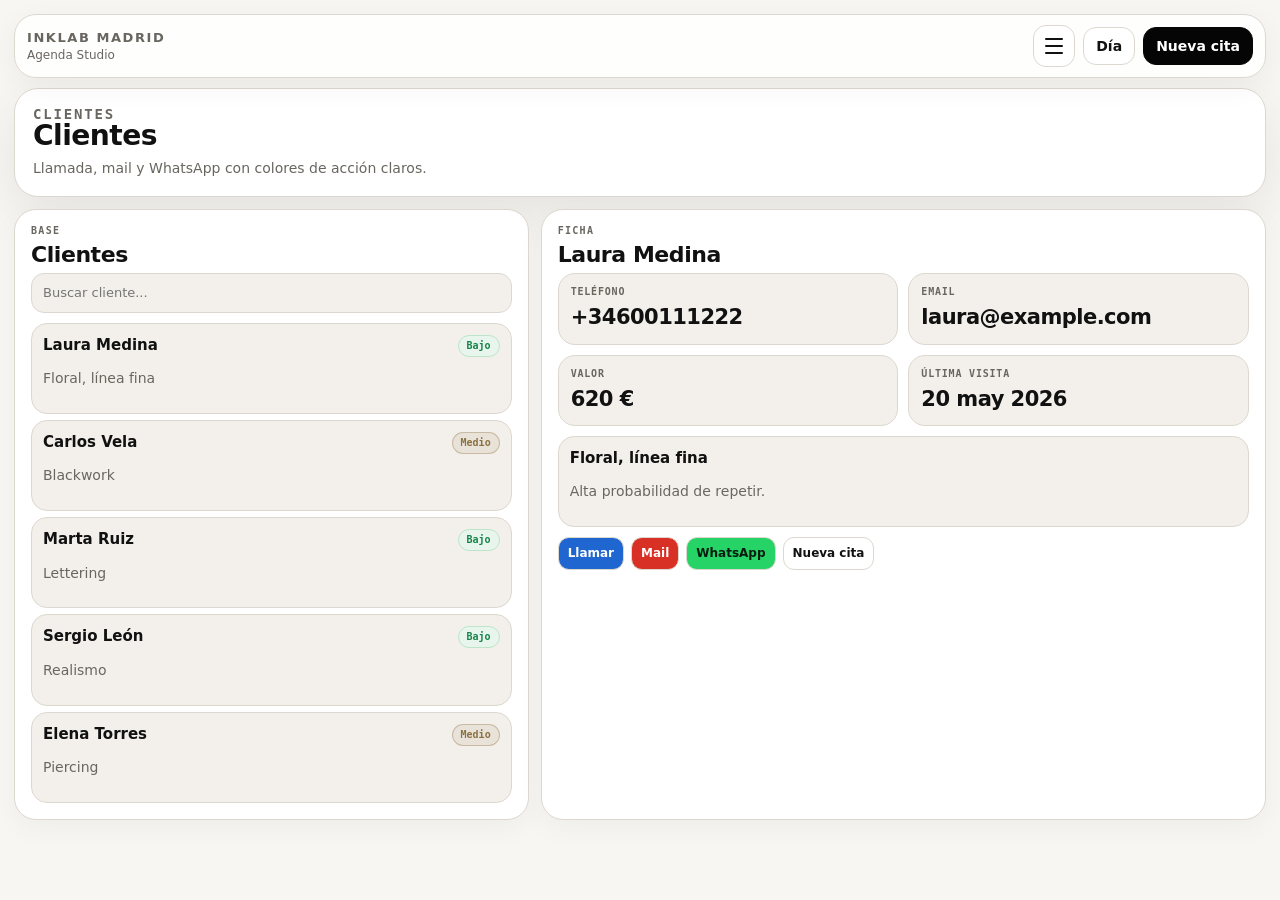
<file: clientes.html>
<!doctype html><html lang="es" data-page="clientes" data-theme="day"><head><meta charset="utf-8"><meta name="viewport" content="width=device-width,initial-scale=1,viewport-fit=cover"><meta name="theme-color" content="#f7f6f2"><title>Clientes</title><link rel="manifest" href="manifest.webmanifest"><link rel="icon" href="assets/icons/icon.svg" type="image/svg+xml"><link rel="stylesheet" href="assets/css/app.css"><style>
:root{
  --bg:#f7f6f2;--surface:#fff;--surface2:rgba(140,113,64,.10);--ink:#111;--muted:#696660;--line:#ddd8cf;
  --black:#050505;--white:#fff;--ok:#168348;--okbg:#e7f5ec;--gold:#8C7140;--goldbg:rgba(140,113,64,.10);--warn:#8C7140;--warnbg:rgba(140,113,64,.10);
  --bad:#b42318;--badbg:#fff0ed;--call:#1f66d1;--mail:#d93025;--wa:#25d366;--pay:#050505;
  --radius:18px;--radius2:24px;--shadow:0 18px 50px rgba(10,10,10,.08);
  --font:system-ui,-apple-system,BlinkMacSystemFont,"Segoe UI",Arial,sans-serif;
  --mono:ui-monospace,SFMono-Regular,Menlo,Consolas,monospace;
}
[data-theme="dark"]{--bg:#080808;--surface:#121212;--surface2:#1d1d1d;--ink:#f7f5ef;--muted:#aaa59a;--line:#303030;--pay:#fff;--shadow:0 18px 54px rgba(0,0,0,.35)}
*{box-sizing:border-box}
html{-webkit-text-size-adjust:100%;text-size-adjust:100%}
body{margin:0;background:var(--bg);color:var(--ink);font-family:var(--font);font-size:14px;line-height:1.35}
button,input,select,textarea{font:inherit;color:inherit}button{cursor:pointer;-webkit-tap-highlight-color:transparent}a{color:inherit}
.app{width:min(1400px,100%);margin:0 auto;padding:14px;padding-bottom:calc(32px + env(safe-area-inset-bottom,0px))}
.topbar{position:sticky;top:8px;z-index:20;display:flex;align-items:center;justify-content:space-between;gap:12px;background:rgba(255,255,255,.86);backdrop-filter:blur(14px);border:1px solid var(--line);border-radius:22px;padding:10px 12px;margin-bottom:10px;box-shadow:0 8px 30px rgba(0,0,0,.05)}
[data-theme="dark"] .topbar{background:rgba(18,18,18,.86)}
.brand{display:flex;gap:10px;align-items:center;text-decoration:none;min-width:0}
.mark{width:36px;height:36px;border-radius:13px;background:var(--black);color:#fff;display:grid;place-items:center;font-weight:750;font-size:13px;letter-spacing:-.04em}
[data-theme="dark"] .mark{background:#fff;color:#000}
.brand strong{display:block;font-size:13px;letter-spacing:.12em;text-transform:uppercase;font-weight:750}.brand span{display:block;font-size:12px;color:var(--muted)}
.actions{display:flex;align-items:center;gap:8px;flex-wrap:wrap}
.nav{display:flex;gap:6px;overflow:auto;margin-bottom:12px;padding:7px;border:1px solid var(--line);border-radius:20px;background:rgba(255,255,255,.72);scrollbar-width:none}.nav::-webkit-scrollbar{display:none}
[data-theme="dark"] .nav{background:rgba(18,18,18,.72)}
.nav a{white-space:nowrap;text-decoration:none;color:var(--muted);font-size:13px;font-weight:650;padding:9px 11px;border-radius:13px}.nav a.active{background:var(--gold);color:#fff}
.btn,.iconbtn{border:1px solid var(--line);background:var(--surface);color:var(--ink);border-radius:13px;padding:9px 12px;min-height:38px;font-weight:650;text-decoration:none;display:inline-flex;align-items:center;justify-content:center;gap:7px;white-space:nowrap}
.btn.primary{background:var(--black);border-color:var(--black);color:#fff}[data-theme="dark"] .btn.primary{background:#fff;border-color:#fff;color:#000}
.btn.subtle{background:var(--surface2)}.btn.danger{background:var(--badbg);border-color:#edb6ae;color:var(--bad)}
.iconbtn{width:38px;padding:0;font-size:17px}
.cta{border:0;color:#fff;font-weight:700}.cta.call{background:var(--call)}.cta.mail{background:var(--mail)}.cta.wa{background:var(--wa);color:#071b0e}.cta.pay{background:var(--pay);color:var(--bg)}
.hero{border:1px solid var(--line);border-radius:24px;background:var(--surface);box-shadow:var(--shadow);padding:18px;margin-bottom:12px}
.hero h1{margin:0 0 8px;font-size:clamp(22px,2.6vw,32px);letter-spacing:-.025em;line-height:1.08;font-weight:600}
.hero p{margin:0;color:var(--muted);max-width:820px;font-size:14px}.eyebrow{margin:0 0 7px;font:700 10px/1 var(--mono);letter-spacing:.13em;text-transform:uppercase;color:var(--muted)}
.grid{display:grid;grid-template-columns:repeat(12,minmax(0,1fr));gap:12px}.span12{grid-column:span 12}.span9{grid-column:span 9}.span8{grid-column:span 8}.span7{grid-column:span 7}.span6{grid-column:span 6}.span5{grid-column:span 5}.span4{grid-column:span 4}.span3{grid-column:span 3}
.panel{background:var(--surface);border:1px solid var(--line);border-radius:22px;padding:16px;box-shadow:0 8px 28px rgba(0,0,0,.04)}
.head{display:flex;align-items:flex-start;justify-content:space-between;gap:12px;margin-bottom:12px}
h2{margin:0 0 6px;font-size:clamp(18px,2vw,24px);line-height:1.1;letter-spacing:-.02em;font-weight:600}h3{margin:0 0 5px;font-size:15px;font-weight:650}.muted{color:var(--muted)}
.kpis{display:grid;grid-template-columns:repeat(4,1fr);gap:10px}.kpi{background:var(--surface2);border:1px solid var(--line);border-radius:17px;padding:12px}.kpi span{display:block;color:var(--muted);font:650 10px/1.2 var(--mono);letter-spacing:.08em;text-transform:uppercase}.kpi strong{display:block;margin-top:5px;font-size:21px;letter-spacing:-.025em;font-weight:600}.kpi p{margin:5px 0 0;color:var(--muted);font-size:12px}
.filters,.toolbar{display:flex;gap:8px;flex-wrap:wrap;margin-bottom:12px}.filters{display:grid;grid-template-columns:2fr repeat(3,1fr)}
input,select,textarea{width:100%;background:var(--surface2);border:1px solid var(--line);border-radius:13px;padding:10px 11px;outline:0;font-size:13px}
.segmented{display:flex;gap:4px;background:var(--surface2);border:1px solid var(--line);border-radius:15px;padding:4px}.segmented button{border:0;background:transparent;color:var(--muted);border-radius:11px;padding:8px 10px;font-weight:650;font-size:13px}.segmented button.active{background:var(--gold);color:#fff}
.date-strip{display:grid;grid-template-columns:repeat(7,1fr);gap:8px;margin-bottom:12px}.date-card{border:1px solid var(--line);background:var(--surface);border-radius:16px;padding:10px;text-align:center}.date-card b{display:block;font-size:17px}.date-card span{font-size:11px;color:var(--muted);text-transform:uppercase}.date-card.active{background:var(--gold);color:#fff}.date-card.active span{color:#fff}
.day-layout{display:grid;grid-template-columns:92px 1fr;gap:10px}.hours{display:grid;gap:6px}.hour-label{height:54px;color:var(--muted);font:600 11px/1 var(--mono);padding-top:6px}.timeline{display:grid;gap:6px}.slot{min-height:54px;border:1px dashed var(--line);border-radius:14px;background:var(--surface2);padding:6px;display:flex;align-items:center;gap:8px}.slot .event{background:var(--surface);border:1px solid var(--line);border-radius:12px;padding:8px;flex:1}.event-title{font-size:12px;font-weight:650;overflow-wrap:anywhere}.event-meta{font-size:11px;color:var(--muted);overflow-wrap:anywhere}
.heatmap-hours{display:grid;grid-template-columns:repeat(7,minmax(0,1fr));gap:6px}.heat-col{display:grid;gap:5px}.heat-head{text-align:center;font-size:11px;color:var(--muted);font-weight:700}.heat-cell{height:28px;border-radius:8px;border:1px solid rgba(140,113,64,.35);background:var(--surface2);font:600 10px/28px var(--mono);text-align:center;color:var(--muted)}.h1{background:rgba(140,113,64,.10)}.h2{background:rgba(140,113,64,.20)}.h3{background:rgba(140,113,64,.55);color:#111}.h4{background:#8C7140;color:#fff}[data-theme="dark"] .h1{background:rgba(140,113,64,.22)}[data-theme="dark"] .h2{background:rgba(140,113,64,.38)}[data-theme="dark"] .h3{background:rgba(140,113,64,.64);color:#fff}[data-theme="dark"] .h4{background:#8C7140;color:#fff}
.appointment,.card{border:1px solid var(--line);background:var(--surface2);border-radius:16px;padding:11px;min-width:0;overflow:hidden}.cardtop{display:flex;justify-content:space-between;gap:8px;align-items:flex-start}.pill{display:inline-flex;align-items:center;white-space:nowrap;border:1px solid var(--line);border-radius:999px;padding:5px 8px;font:700 10px/1 var(--mono);color:var(--muted);background:var(--surface)}.pill.ok{background:var(--okbg);color:var(--ok);border-color:#bce5ca}.pill.warn{background:var(--warnbg);color:var(--warn);border-color:rgba(140,113,64,.35)}.pill.bad{background:var(--badbg);color:var(--bad);border-color:#edb6ae}
.ctarow{display:flex;gap:7px;flex-wrap:wrap;margin-top:10px}.ctarow a,.ctarow button{border:1px solid var(--line);border-radius:11px;padding:7px 9px;text-decoration:none;font-size:12px;font-weight:650;background:var(--surface)}
.calendar{display:grid;grid-template-columns:repeat(7,1fr);gap:6px}.daycell{min-height:102px;background:var(--surface2);border:1px solid var(--line);border-radius:14px;padding:8px}.daycell.muted{opacity:.45}.chip{display:block;width:100%;border:0;background:var(--surface);border-radius:9px;margin-top:5px;padding:6px;text-align:left;font-size:11px}
.week{display:grid;grid-template-columns:repeat(7,minmax(0,1fr));gap:6px}.weekcol{min-height:300px;min-width:0;background:var(--surface2);border:1px solid var(--line);border-radius:15px;padding:8px}
.year{display:grid;grid-template-columns:repeat(4,1fr);gap:10px}.month{background:var(--surface2);border:1px solid var(--line);border-radius:15px;padding:10px}.minigrid{display:grid;grid-template-columns:repeat(7,1fr);gap:3px}.dot{height:8px;border-radius:3px;background:var(--surface)}.dot.on{background:var(--gold)}
.tablewrap{overflow:auto;border:1px solid var(--line);border-radius:16px}table{border-collapse:collapse;width:100%;min-width:760px;background:var(--surface)}th,td{padding:10px;border-bottom:1px solid var(--line);text-align:left;font-size:12px}th{font:700 10px/1.2 var(--mono);letter-spacing:.08em;text-transform:uppercase;color:var(--muted)}
.bars{display:grid;gap:9px}.barrow{display:grid;grid-template-columns:100px 1fr 58px;gap:8px;align-items:center;font-size:12px}.track{height:12px;border:1px solid var(--line);border-radius:999px;background:var(--surface2);overflow:hidden}.fill{height:100%;border-radius:999px;background:var(--gold)}
.chart{display:flex;align-items:flex-end;gap:9px;min-height:180px;padding:10px 0 28px}.bar{flex:1;min-width:32px;border-radius:14px 14px 6px 6px;background:var(--ink);position:relative}.bar.ok{background:var(--ok)}.bar.warn{background:var(--warn)}.bar.bad{background:var(--bad)}.bar span{position:absolute;left:50%;top:calc(100% + 7px);transform:translateX(-50%);text-align:center;font-size:10px;color:var(--muted)}
.decision{border:1px solid var(--line);border-radius:16px;padding:12px;background:var(--surface2);margin-top:10px}.decision.ok{background:var(--okbg);color:var(--ok)}.decision.warn{background:var(--warnbg);color:var(--warn)}.decision.bad{background:var(--badbg);color:var(--bad)}
.funnel{display:grid;gap:7px}.funnel div{margin:auto;border-radius:12px;background:var(--ink);color:var(--bg);padding:9px;text-align:center;font-size:12px;font-weight:700}
.formgrid{display:grid;grid-template-columns:1fr 1fr;gap:10px}.formgrid label,.editor label{display:grid;gap:6px;color:var(--muted);font-size:12px;font-weight:650}.full{grid-column:1/-1}
.modal{display:none;position:fixed;inset:0;z-index:100;padding:14px;background:rgba(0,0,0,.54);overflow:auto}.modal.open{display:block}.modalcard{width:min(900px,100%);margin:18px auto;background:var(--surface);border:1px solid var(--line);border-radius:22px;padding:16px;box-shadow:0 26px 80px rgba(0,0,0,.28)}.modalhead{display:flex;justify-content:space-between;gap:12px;margin-bottom:12px}
.ocr-grid{display:grid;grid-template-columns:1fr 1fr;gap:12px}.drop{border:1px dashed var(--line);background:var(--surface2);border-radius:18px;padding:14px;min-height:210px;display:grid;place-items:center;text-align:center}.preview{max-width:100%;border-radius:14px;display:none}.parsed-list{display:grid;gap:8px}.editor{display:grid;gap:10px}.message-preview{white-space:pre-wrap;background:var(--surface2);border:1px solid var(--line);border-radius:16px;padding:12px;color:var(--muted)}
@media(max-width:1100px){.span9,.span8,.span7,.span6,.span5,.span4,.span3{grid-column:span 12}.kpis{grid-template-columns:repeat(2,1fr)}.filters{grid-template-columns:1fr 1fr}.week{grid-template-columns:1fr}.year{grid-template-columns:repeat(2,1fr)}.heatmap-hours{grid-template-columns:repeat(4,1fr)}}
@media(max-width:720px){body{font-size:13px}.app{padding:10px}.topbar{position:relative;top:0;display:block}.actions{margin-top:10px}.hero{padding:15px;border-radius:20px}.hero h1{font-size:23px}.grid,.kpis,.filters,.date-strip,.formgrid,.ocr-grid,.year{grid-template-columns:1fr}.day-layout{grid-template-columns:1fr}.hours{display:none}.calendar{grid-template-columns:1fr}.daycell{min-height:auto}.heatmap-hours{grid-template-columns:repeat(2,1fr)}.barrow{grid-template-columns:78px 1fr 48px}.modalcard{margin:0 auto;border-radius:18px}.head{display:block}}


/* UX 2026 pass: mobile tab dock, no horizontal nav scroll, compact control visuals */
:root{
  --traffic-green:#19c37d;
  --traffic-green-2:#74f2b7;
  --traffic-yellow:#ffd166;
  --traffic-orange:#ff8a3d;
  --traffic-red:#ff3b30;
  --traffic-red-2:#ff7a70;
  --glass:rgba(255,255,255,.76);
}
[data-theme="dark"]{--glass:rgba(18,18,18,.78)}
.nav{overflow:visible;flex-wrap:wrap;align-items:center}
.nav a{min-height:40px;display:flex;align-items:center;justify-content:center;text-align:center}
.hero h1{font-size:clamp(21px,2.2vw,29px);font-weight:600;letter-spacing:-.02em}
h2{font-size:clamp(17px,1.8vw,22px)}
.panel{overflow:hidden}
.control-panel{background:linear-gradient(145deg,var(--surface),rgba(140,113,64,.08));}
.traffic-map{display:grid;gap:10px}
.traffic-row{display:grid;grid-template-columns:minmax(92px,130px) 1fr minmax(70px,96px);gap:10px;align-items:center;border:1px solid var(--line);border-radius:16px;background:var(--surface2);padding:10px}
.traffic-row b{font-size:13px}.traffic-row small{display:block;color:var(--muted);font-size:11px;margin-top:2px}.traffic-value{text-align:right;font-weight:700;font-size:13px}.traffic-track{height:18px;border-radius:999px;background:rgba(0,0,0,.06);overflow:hidden;border:1px solid rgba(0,0,0,.06)}
[data-theme="dark"] .traffic-track{background:rgba(255,255,255,.08);border-color:rgba(255,255,255,.08)}
.traffic-fill{height:100%;border-radius:999px;box-shadow:0 0 18px rgba(0,0,0,.14)}
.traffic-fill.ok{background:linear-gradient(90deg,var(--traffic-green),var(--traffic-green-2))}
.traffic-fill.warn{background:linear-gradient(90deg,var(--traffic-yellow),var(--traffic-orange))}
.traffic-fill.bad{background:linear-gradient(90deg,var(--traffic-red),var(--traffic-red-2))}
.chart{gap:11px;min-height:200px;padding:12px 0 34px}
.bar{border-radius:18px 18px 7px 7px;background:linear-gradient(180deg,#475569,#111827);box-shadow:0 12px 30px rgba(17,24,39,.14)}
.bar.ok{background:linear-gradient(180deg,var(--traffic-green-2),var(--traffic-green))}
.bar.warn{background:linear-gradient(180deg,var(--traffic-yellow),var(--traffic-orange))}
.bar.bad{background:linear-gradient(180deg,var(--traffic-red-2),var(--traffic-red))}
.fill{background:linear-gradient(90deg,var(--gold),#c9aa70)}
.decision.warn{background:linear-gradient(135deg,rgba(255,209,102,.18),rgba(255,138,61,.14));border-color:rgba(255,138,61,.30);color:#8a4b00}
.decision.bad{background:linear-gradient(135deg,rgba(255,59,48,.16),rgba(255,122,112,.10));border-color:rgba(255,59,48,.26)}
.decision.ok{background:linear-gradient(135deg,rgba(25,195,125,.16),rgba(116,242,183,.12));border-color:rgba(25,195,125,.28)}
.camera-only{min-height:240px;border-color:rgba(140,113,64,.45);background:linear-gradient(135deg,var(--surface2),rgba(140,113,64,.08))}
.camera-only span:before{content:"";display:block;width:54px;height:42px;border:2px solid var(--gold);border-radius:14px;margin:0 auto 12px;background:linear-gradient(135deg,rgba(140,113,64,.18),transparent)}
@media(max-width:720px){
  .app{padding-bottom:calc(118px + env(safe-area-inset-bottom,0px))}
  .nav{position:fixed;left:10px;right:10px;bottom:calc(8px + env(safe-area-inset-bottom,0px));z-index:80;display:grid;grid-template-columns:repeat(4,minmax(0,1fr));gap:6px;margin:0;padding:7px;border-radius:22px;background:var(--glass);backdrop-filter:blur(18px);box-shadow:0 16px 44px rgba(0,0,0,.18);overflow:visible}
  .nav a{font-size:11px;line-height:1.05;min-height:42px;padding:7px 4px;border-radius:14px;white-space:normal}
  .topbar{position:relative;top:0}
  .hero h1{font-size:24px}
  .hero p{font-size:13px}
  .traffic-row{grid-template-columns:1fr;gap:7px}.traffic-value{text-align:left}.traffic-track{height:16px}
  .chart{min-height:170px}
}


/* FIX menú hamburguesa + scanner cámara directa */
.menu-toggle{
  width:42px;
  height:42px;
  border:1px solid var(--line);
  border-radius:13px;
  background:var(--surface);
  display:inline-flex;
  flex-direction:column;
  align-items:center;
  justify-content:center;
  gap:5px;
  padding:0;
  position:relative;
  z-index:120;
}
.menu-toggle span{
  width:18px;
  height:2px;
  border-radius:999px;
  background:var(--ink);
  transition:transform .22s ease, opacity .18s ease;
}
body.menu-open .menu-toggle span:nth-child(1){transform:translateY(7px) rotate(45deg)}
body.menu-open .menu-toggle span:nth-child(2){opacity:0}
body.menu-open .menu-toggle span:nth-child(3){transform:translateY(-7px) rotate(-45deg)}
.nav-scrim{
  position:fixed;
  inset:0;
  background:rgba(0,0,0,.28);
  opacity:0;
  pointer-events:none;
  transition:opacity .22s ease;
  z-index:79;
  backdrop-filter:blur(2px);
}
body.menu-open .nav-scrim{opacity:1;pointer-events:auto}
body.menu-open{overflow:hidden}
.nav{
  position:fixed!important;
  top:76px!important;
  right:14px!important;
  left:auto!important;
  bottom:auto!important;
  z-index:90!important;
  width:min(360px,calc(100vw - 28px))!important;
  max-height:calc(100vh - 96px)!important;
  overflow:auto!important;
  margin:0!important;
  padding:10px!important;
  display:grid!important;
  grid-template-columns:1fr!important;
  gap:7px!important;
  border-radius:22px!important;
  background:rgba(255,255,255,.94)!important;
  backdrop-filter:blur(20px)!important;
  box-shadow:0 24px 70px rgba(0,0,0,.22)!important;
  transform:translate3d(calc(100% + 24px),0,0) scale(.98)!important;
  opacity:0!important;
  pointer-events:none!important;
  transition:transform .26s cubic-bezier(.2,.8,.2,1), opacity .2s ease!important;
}
[data-theme="dark"] .nav{background:rgba(18,18,18,.95)!important}
.nav.open{
  transform:translate3d(0,0,0) scale(1)!important;
  opacity:1!important;
  pointer-events:auto!important;
}
.nav a{
  min-height:46px!important;
  justify-content:flex-start!important;
  text-align:left!important;
  white-space:nowrap!important;
  font-size:14px!important;
  padding:12px 14px!important;
  border-radius:14px!important;
}
.nav a.active{background:var(--gold)!important;color:#fff!important}
.app{padding-bottom:calc(32px + env(safe-area-inset-bottom,0px))!important}
@media(max-width:720px){
  .topbar{
    position:sticky!important;
    top:8px!important;
    display:flex!important;
    align-items:center!important;
    justify-content:space-between!important;
    gap:10px!important;
  }
  .brand strong{font-size:12px!important}
  .brand span{font-size:11px!important}
  .actions{margin-top:0!important;display:flex!important;gap:7px!important}
  .actions .btn.primary{display:none!important}
  .nav{
    top:70px!important;
    right:10px!important;
    width:min(340px,calc(100vw - 20px))!important;
    max-height:calc(100vh - 90px)!important;
  }
}
.camera-panel{
  min-height:290px;
  border:1.5px dashed rgba(140,113,64,.42);
  background:linear-gradient(135deg,var(--surface2),rgba(140,113,64,.08));
  border-radius:20px;
  display:grid;
  place-items:center;
  overflow:hidden;
  position:relative;
  padding:14px;
}
.camera-trigger{
  border:0;
  background:transparent;
  width:100%;
  min-height:230px;
  display:grid;
  place-items:center;
  text-align:center;
  color:var(--ink);
}
.camera-trigger b{display:block;font-size:18px;margin-bottom:6px}
.camera-trigger small{color:var(--muted)}
.camera-trigger .camera-icon{
  width:64px;
  height:48px;
  border:2px solid var(--gold);
  border-radius:16px;
  display:block;
  margin:0 auto 14px;
  position:relative;
  background:rgba(140,113,64,.10);
}
.camera-trigger .camera-icon:before{
  content:"";
  position:absolute;
  width:22px;
  height:22px;
  border:2px solid var(--gold);
  border-radius:50%;
  left:50%;
  top:50%;
  transform:translate(-50%,-50%);
}
.camera-trigger .camera-icon:after{
  content:"";
  position:absolute;
  width:18px;
  height:8px;
  border-radius:5px 5px 0 0;
  background:var(--gold);
  left:12px;
  top:-8px;
}
.camera-video,.preview{
  width:100%;
  max-height:360px;
  object-fit:contain;
  border-radius:16px;
  background:#000;
}
.camera-video[hidden],.preview[hidden],.hidden{display:none!important}
.camera-actions{margin-top:12px;display:flex;gap:8px;flex-wrap:wrap}


/* FIX Scanner: cámara o subir foto */
.upload-input{display:none!important}
.camera-actions .btn.upload-btn{
  background:var(--surface)!important;
  border-color:var(--line)!important;
  color:var(--ink)!important;
}
.camera-source-note{
  margin-top:8px;
  color:var(--muted);
  font-size:12px;
}


/* FIX Home interactiva */
.home-actions{margin-top:12px}
.date-card{cursor:pointer}
.date-card:active{transform:scale(.98)}
.date-card.active{box-shadow:0 8px 20px rgba(140,113,64,.22)}
.slot{overflow:hidden}
.slot .event{min-width:0}
.home-empty{color:var(--muted);font-size:13px}
@media(max-width:720px){
  .home-actions .btn{flex:1}
}

</style></head><body><div class="app"><header class="topbar"><a class="brand" href="index.html"><span><strong>INKLAB Madrid</strong><span>Agenda Studio</span></span></a><div class="actions"><button class="menu-toggle" id="menuToggle" type="button" aria-label="Abrir menú" aria-expanded="false"><span></span><span></span><span></span></button><button class="btn" id="themeToggle" type="button">Día</button><button class="btn primary" type="button" data-new>Nueva cita</button></div></header>
<nav class="nav" id="mainNav" aria-label="Menú principal">
 <a href="index.html" data-nav="inicio">Hoy</a>
 <a href="agenda.html" data-nav="agenda">Agenda</a>
 <a href="pagos.html" data-nav="pagos">Pagos</a>
 <a href="clientes.html" data-nav="clientes">Clientes</a>
 <a href="graficas.html" data-nav="graficas">Control</a>
 <a href="plantillas.html" data-nav="plantillas">Plantillas</a>
 <a href="cuaderno.html" data-nav="cuaderno">Scanner</a>
</nav>
<div class="nav-scrim" id="navScrim" aria-hidden="true"></div>

<main><section class="hero"><p class="eyebrow">Clientes</p><h1>Clientes</h1><p>Llamada, mail y WhatsApp con colores de acción claros.</p></section>
<section class="grid"><article class="panel span5"><p class="eyebrow">Base</p><h2>Clientes</h2><input id="clientSearch" type="search" placeholder="Buscar cliente..."><div class="timeline" id="clientList" style="margin-top:10px"></div></article><article class="panel span7"><p class="eyebrow">Ficha</p><h2 id="clientName">Cliente</h2><div id="clientProfile"></div></article></section></main>
</div>
<div class="modal" id="appointmentModal" aria-hidden="true">
 <section class="modalcard">
  <div class="modalhead"><div><p class="eyebrow">Ficha de cita</p><h2 id="modalTitle">Nueva cita</h2></div><button class="iconbtn" data-close type="button">×</button></div>
  <form class="formgrid" id="appointmentForm">
   <input type="hidden" name="id">
   <label>Cliente<input name="client" required placeholder="Nombre"></label><label>Teléfono<input name="phone" inputmode="tel"></label>
   <label>Email<input name="email" type="email"></label><label>WhatsApp<input name="whatsapp" inputmode="tel"></label>
   <label>Fecha<input name="date" type="date" required></label><label>Hora<input name="time" type="time" required></label>
   <label>Duración<input name="duration" type="number" min="15" step="15"></label><label>Precio<input name="price" type="number" min="0" step="10"></label>
   <label>Artista<select name="artist"><option>Alicia</option><option>Diego</option><option>Nora</option><option>Equipo INKLAB</option></select></label>
   <label>Servicio<select name="service"><option>Tatuaje</option><option>Diseño</option><option>Retoque</option><option>Piercing</option><option>Consulta</option></select></label>
   <label>Estado<select name="status"><option>Confirmada</option><option>Pendiente</option><option>Señal pendiente</option><option>Finalizada</option><option>Cancelada</option></select></label>
   <label class="full">Detalle<textarea name="detail" rows="2"></textarea></label><label class="full">Notas<textarea name="notes" rows="3"></textarea></label>
   <div class="full ctarow"><button class="btn" type="button" id="voiceFill">Dictar datos</button><button class="btn" type="button" id="voiceNotes">Dictar notas</button><span id="voiceStatus" class="muted">Voz preparada si el navegador la soporta</span></div>
   <div class="full ctarow" style="justify-content:flex-end"><button class="btn danger" type="button" id="deleteAppointment">Eliminar</button><button class="btn" type="button" data-close>Cancelar</button><button class="btn primary" type="submit">Guardar cita</button></div>
  </form>
 </section>
</div>
<script src="assets/js/app.js"></script></body></html>
</file>
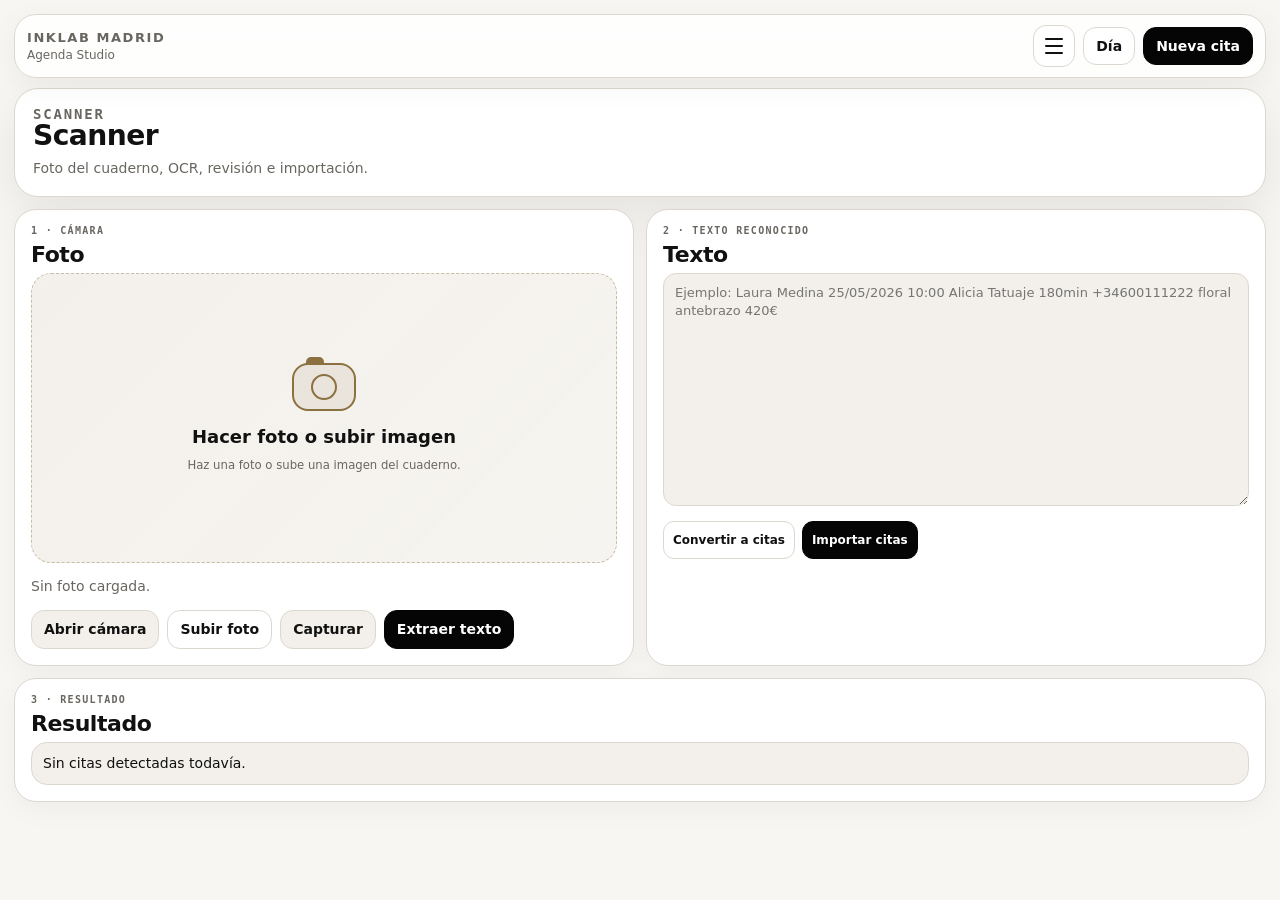
<file: cuaderno.html>
<!doctype html><html lang="es" data-page="cuaderno" data-theme="day"><head><meta charset="utf-8"><meta name="viewport" content="width=device-width,initial-scale=1,viewport-fit=cover"><meta name="theme-color" content="#f7f6f2"><title>Scanner</title><link rel="manifest" href="manifest.webmanifest"><link rel="icon" href="assets/icons/icon.svg" type="image/svg+xml"><link rel="stylesheet" href="assets/css/app.css"><style>
:root{
  --bg:#f7f6f2;--surface:#fff;--surface2:rgba(140,113,64,.10);--ink:#111;--muted:#696660;--line:#ddd8cf;
  --black:#050505;--white:#fff;--ok:#168348;--okbg:#e7f5ec;--gold:#8C7140;--goldbg:rgba(140,113,64,.10);--warn:#8C7140;--warnbg:rgba(140,113,64,.10);
  --bad:#b42318;--badbg:#fff0ed;--call:#1f66d1;--mail:#d93025;--wa:#25d366;--pay:#050505;
  --radius:18px;--radius2:24px;--shadow:0 18px 50px rgba(10,10,10,.08);
  --font:system-ui,-apple-system,BlinkMacSystemFont,"Segoe UI",Arial,sans-serif;
  --mono:ui-monospace,SFMono-Regular,Menlo,Consolas,monospace;
}
[data-theme="dark"]{--bg:#080808;--surface:#121212;--surface2:#1d1d1d;--ink:#f7f5ef;--muted:#aaa59a;--line:#303030;--pay:#fff;--shadow:0 18px 54px rgba(0,0,0,.35)}
*{box-sizing:border-box}
html{-webkit-text-size-adjust:100%;text-size-adjust:100%}
body{margin:0;background:var(--bg);color:var(--ink);font-family:var(--font);font-size:14px;line-height:1.35}
button,input,select,textarea{font:inherit;color:inherit}button{cursor:pointer;-webkit-tap-highlight-color:transparent}a{color:inherit}
.app{width:min(1400px,100%);margin:0 auto;padding:14px;padding-bottom:calc(32px + env(safe-area-inset-bottom,0px))}
.topbar{position:sticky;top:8px;z-index:20;display:flex;align-items:center;justify-content:space-between;gap:12px;background:rgba(255,255,255,.86);backdrop-filter:blur(14px);border:1px solid var(--line);border-radius:22px;padding:10px 12px;margin-bottom:10px;box-shadow:0 8px 30px rgba(0,0,0,.05)}
[data-theme="dark"] .topbar{background:rgba(18,18,18,.86)}
.brand{display:flex;gap:10px;align-items:center;text-decoration:none;min-width:0}
.mark{width:36px;height:36px;border-radius:13px;background:var(--black);color:#fff;display:grid;place-items:center;font-weight:750;font-size:13px;letter-spacing:-.04em}
[data-theme="dark"] .mark{background:#fff;color:#000}
.brand strong{display:block;font-size:13px;letter-spacing:.12em;text-transform:uppercase;font-weight:750}.brand span{display:block;font-size:12px;color:var(--muted)}
.actions{display:flex;align-items:center;gap:8px;flex-wrap:wrap}
.nav{display:flex;gap:6px;overflow:auto;margin-bottom:12px;padding:7px;border:1px solid var(--line);border-radius:20px;background:rgba(255,255,255,.72);scrollbar-width:none}.nav::-webkit-scrollbar{display:none}
[data-theme="dark"] .nav{background:rgba(18,18,18,.72)}
.nav a{white-space:nowrap;text-decoration:none;color:var(--muted);font-size:13px;font-weight:650;padding:9px 11px;border-radius:13px}.nav a.active{background:var(--gold);color:#fff}
.btn,.iconbtn{border:1px solid var(--line);background:var(--surface);color:var(--ink);border-radius:13px;padding:9px 12px;min-height:38px;font-weight:650;text-decoration:none;display:inline-flex;align-items:center;justify-content:center;gap:7px;white-space:nowrap}
.btn.primary{background:var(--black);border-color:var(--black);color:#fff}[data-theme="dark"] .btn.primary{background:#fff;border-color:#fff;color:#000}
.btn.subtle{background:var(--surface2)}.btn.danger{background:var(--badbg);border-color:#edb6ae;color:var(--bad)}
.iconbtn{width:38px;padding:0;font-size:17px}
.cta{border:0;color:#fff;font-weight:700}.cta.call{background:var(--call)}.cta.mail{background:var(--mail)}.cta.wa{background:var(--wa);color:#071b0e}.cta.pay{background:var(--pay);color:var(--bg)}
.hero{border:1px solid var(--line);border-radius:24px;background:var(--surface);box-shadow:var(--shadow);padding:18px;margin-bottom:12px}
.hero h1{margin:0 0 8px;font-size:clamp(22px,2.6vw,32px);letter-spacing:-.025em;line-height:1.08;font-weight:600}
.hero p{margin:0;color:var(--muted);max-width:820px;font-size:14px}.eyebrow{margin:0 0 7px;font:700 10px/1 var(--mono);letter-spacing:.13em;text-transform:uppercase;color:var(--muted)}
.grid{display:grid;grid-template-columns:repeat(12,minmax(0,1fr));gap:12px}.span12{grid-column:span 12}.span9{grid-column:span 9}.span8{grid-column:span 8}.span7{grid-column:span 7}.span6{grid-column:span 6}.span5{grid-column:span 5}.span4{grid-column:span 4}.span3{grid-column:span 3}
.panel{background:var(--surface);border:1px solid var(--line);border-radius:22px;padding:16px;box-shadow:0 8px 28px rgba(0,0,0,.04)}
.head{display:flex;align-items:flex-start;justify-content:space-between;gap:12px;margin-bottom:12px}
h2{margin:0 0 6px;font-size:clamp(18px,2vw,24px);line-height:1.1;letter-spacing:-.02em;font-weight:600}h3{margin:0 0 5px;font-size:15px;font-weight:650}.muted{color:var(--muted)}
.kpis{display:grid;grid-template-columns:repeat(4,1fr);gap:10px}.kpi{background:var(--surface2);border:1px solid var(--line);border-radius:17px;padding:12px}.kpi span{display:block;color:var(--muted);font:650 10px/1.2 var(--mono);letter-spacing:.08em;text-transform:uppercase}.kpi strong{display:block;margin-top:5px;font-size:21px;letter-spacing:-.025em;font-weight:600}.kpi p{margin:5px 0 0;color:var(--muted);font-size:12px}
.filters,.toolbar{display:flex;gap:8px;flex-wrap:wrap;margin-bottom:12px}.filters{display:grid;grid-template-columns:2fr repeat(3,1fr)}
input,select,textarea{width:100%;background:var(--surface2);border:1px solid var(--line);border-radius:13px;padding:10px 11px;outline:0;font-size:13px}
.segmented{display:flex;gap:4px;background:var(--surface2);border:1px solid var(--line);border-radius:15px;padding:4px}.segmented button{border:0;background:transparent;color:var(--muted);border-radius:11px;padding:8px 10px;font-weight:650;font-size:13px}.segmented button.active{background:var(--gold);color:#fff}
.date-strip{display:grid;grid-template-columns:repeat(7,1fr);gap:8px;margin-bottom:12px}.date-card{border:1px solid var(--line);background:var(--surface);border-radius:16px;padding:10px;text-align:center}.date-card b{display:block;font-size:17px}.date-card span{font-size:11px;color:var(--muted);text-transform:uppercase}.date-card.active{background:var(--gold);color:#fff}.date-card.active span{color:#fff}
.day-layout{display:grid;grid-template-columns:92px 1fr;gap:10px}.hours{display:grid;gap:6px}.hour-label{height:54px;color:var(--muted);font:600 11px/1 var(--mono);padding-top:6px}.timeline{display:grid;gap:6px}.slot{min-height:54px;border:1px dashed var(--line);border-radius:14px;background:var(--surface2);padding:6px;display:flex;align-items:center;gap:8px}.slot .event{background:var(--surface);border:1px solid var(--line);border-radius:12px;padding:8px;flex:1}.event-title{font-size:12px;font-weight:650;overflow-wrap:anywhere}.event-meta{font-size:11px;color:var(--muted);overflow-wrap:anywhere}
.heatmap-hours{display:grid;grid-template-columns:repeat(7,minmax(0,1fr));gap:6px}.heat-col{display:grid;gap:5px}.heat-head{text-align:center;font-size:11px;color:var(--muted);font-weight:700}.heat-cell{height:28px;border-radius:8px;border:1px solid rgba(140,113,64,.35);background:var(--surface2);font:600 10px/28px var(--mono);text-align:center;color:var(--muted)}.h1{background:rgba(140,113,64,.10)}.h2{background:rgba(140,113,64,.20)}.h3{background:rgba(140,113,64,.55);color:#111}.h4{background:#8C7140;color:#fff}[data-theme="dark"] .h1{background:rgba(140,113,64,.22)}[data-theme="dark"] .h2{background:rgba(140,113,64,.38)}[data-theme="dark"] .h3{background:rgba(140,113,64,.64);color:#fff}[data-theme="dark"] .h4{background:#8C7140;color:#fff}
.appointment,.card{border:1px solid var(--line);background:var(--surface2);border-radius:16px;padding:11px;min-width:0;overflow:hidden}.cardtop{display:flex;justify-content:space-between;gap:8px;align-items:flex-start}.pill{display:inline-flex;align-items:center;white-space:nowrap;border:1px solid var(--line);border-radius:999px;padding:5px 8px;font:700 10px/1 var(--mono);color:var(--muted);background:var(--surface)}.pill.ok{background:var(--okbg);color:var(--ok);border-color:#bce5ca}.pill.warn{background:var(--warnbg);color:var(--warn);border-color:rgba(140,113,64,.35)}.pill.bad{background:var(--badbg);color:var(--bad);border-color:#edb6ae}
.ctarow{display:flex;gap:7px;flex-wrap:wrap;margin-top:10px}.ctarow a,.ctarow button{border:1px solid var(--line);border-radius:11px;padding:7px 9px;text-decoration:none;font-size:12px;font-weight:650;background:var(--surface)}
.calendar{display:grid;grid-template-columns:repeat(7,1fr);gap:6px}.daycell{min-height:102px;background:var(--surface2);border:1px solid var(--line);border-radius:14px;padding:8px}.daycell.muted{opacity:.45}.chip{display:block;width:100%;border:0;background:var(--surface);border-radius:9px;margin-top:5px;padding:6px;text-align:left;font-size:11px}
.week{display:grid;grid-template-columns:repeat(7,minmax(0,1fr));gap:6px}.weekcol{min-height:300px;min-width:0;background:var(--surface2);border:1px solid var(--line);border-radius:15px;padding:8px}
.year{display:grid;grid-template-columns:repeat(4,1fr);gap:10px}.month{background:var(--surface2);border:1px solid var(--line);border-radius:15px;padding:10px}.minigrid{display:grid;grid-template-columns:repeat(7,1fr);gap:3px}.dot{height:8px;border-radius:3px;background:var(--surface)}.dot.on{background:var(--gold)}
.tablewrap{overflow:auto;border:1px solid var(--line);border-radius:16px}table{border-collapse:collapse;width:100%;min-width:760px;background:var(--surface)}th,td{padding:10px;border-bottom:1px solid var(--line);text-align:left;font-size:12px}th{font:700 10px/1.2 var(--mono);letter-spacing:.08em;text-transform:uppercase;color:var(--muted)}
.bars{display:grid;gap:9px}.barrow{display:grid;grid-template-columns:100px 1fr 58px;gap:8px;align-items:center;font-size:12px}.track{height:12px;border:1px solid var(--line);border-radius:999px;background:var(--surface2);overflow:hidden}.fill{height:100%;border-radius:999px;background:var(--gold)}
.chart{display:flex;align-items:flex-end;gap:9px;min-height:180px;padding:10px 0 28px}.bar{flex:1;min-width:32px;border-radius:14px 14px 6px 6px;background:var(--ink);position:relative}.bar.ok{background:var(--ok)}.bar.warn{background:var(--warn)}.bar.bad{background:var(--bad)}.bar span{position:absolute;left:50%;top:calc(100% + 7px);transform:translateX(-50%);text-align:center;font-size:10px;color:var(--muted)}
.decision{border:1px solid var(--line);border-radius:16px;padding:12px;background:var(--surface2);margin-top:10px}.decision.ok{background:var(--okbg);color:var(--ok)}.decision.warn{background:var(--warnbg);color:var(--warn)}.decision.bad{background:var(--badbg);color:var(--bad)}
.funnel{display:grid;gap:7px}.funnel div{margin:auto;border-radius:12px;background:var(--ink);color:var(--bg);padding:9px;text-align:center;font-size:12px;font-weight:700}
.formgrid{display:grid;grid-template-columns:1fr 1fr;gap:10px}.formgrid label,.editor label{display:grid;gap:6px;color:var(--muted);font-size:12px;font-weight:650}.full{grid-column:1/-1}
.modal{display:none;position:fixed;inset:0;z-index:100;padding:14px;background:rgba(0,0,0,.54);overflow:auto}.modal.open{display:block}.modalcard{width:min(900px,100%);margin:18px auto;background:var(--surface);border:1px solid var(--line);border-radius:22px;padding:16px;box-shadow:0 26px 80px rgba(0,0,0,.28)}.modalhead{display:flex;justify-content:space-between;gap:12px;margin-bottom:12px}
.ocr-grid{display:grid;grid-template-columns:1fr 1fr;gap:12px}.drop{border:1px dashed var(--line);background:var(--surface2);border-radius:18px;padding:14px;min-height:210px;display:grid;place-items:center;text-align:center}.preview{max-width:100%;border-radius:14px;display:none}.parsed-list{display:grid;gap:8px}.editor{display:grid;gap:10px}.message-preview{white-space:pre-wrap;background:var(--surface2);border:1px solid var(--line);border-radius:16px;padding:12px;color:var(--muted)}
@media(max-width:1100px){.span9,.span8,.span7,.span6,.span5,.span4,.span3{grid-column:span 12}.kpis{grid-template-columns:repeat(2,1fr)}.filters{grid-template-columns:1fr 1fr}.week{grid-template-columns:1fr}.year{grid-template-columns:repeat(2,1fr)}.heatmap-hours{grid-template-columns:repeat(4,1fr)}}
@media(max-width:720px){body{font-size:13px}.app{padding:10px}.topbar{position:relative;top:0;display:block}.actions{margin-top:10px}.hero{padding:15px;border-radius:20px}.hero h1{font-size:23px}.grid,.kpis,.filters,.date-strip,.formgrid,.ocr-grid,.year{grid-template-columns:1fr}.day-layout{grid-template-columns:1fr}.hours{display:none}.calendar{grid-template-columns:1fr}.daycell{min-height:auto}.heatmap-hours{grid-template-columns:repeat(2,1fr)}.barrow{grid-template-columns:78px 1fr 48px}.modalcard{margin:0 auto;border-radius:18px}.head{display:block}}


/* UX 2026 pass: mobile tab dock, no horizontal nav scroll, compact control visuals */
:root{
  --traffic-green:#19c37d;
  --traffic-green-2:#74f2b7;
  --traffic-yellow:#ffd166;
  --traffic-orange:#ff8a3d;
  --traffic-red:#ff3b30;
  --traffic-red-2:#ff7a70;
  --glass:rgba(255,255,255,.76);
}
[data-theme="dark"]{--glass:rgba(18,18,18,.78)}
.nav{overflow:visible;flex-wrap:wrap;align-items:center}
.nav a{min-height:40px;display:flex;align-items:center;justify-content:center;text-align:center}
.hero h1{font-size:clamp(21px,2.2vw,29px);font-weight:600;letter-spacing:-.02em}
h2{font-size:clamp(17px,1.8vw,22px)}
.panel{overflow:hidden}
.control-panel{background:linear-gradient(145deg,var(--surface),rgba(140,113,64,.08));}
.traffic-map{display:grid;gap:10px}
.traffic-row{display:grid;grid-template-columns:minmax(92px,130px) 1fr minmax(70px,96px);gap:10px;align-items:center;border:1px solid var(--line);border-radius:16px;background:var(--surface2);padding:10px}
.traffic-row b{font-size:13px}.traffic-row small{display:block;color:var(--muted);font-size:11px;margin-top:2px}.traffic-value{text-align:right;font-weight:700;font-size:13px}.traffic-track{height:18px;border-radius:999px;background:rgba(0,0,0,.06);overflow:hidden;border:1px solid rgba(0,0,0,.06)}
[data-theme="dark"] .traffic-track{background:rgba(255,255,255,.08);border-color:rgba(255,255,255,.08)}
.traffic-fill{height:100%;border-radius:999px;box-shadow:0 0 18px rgba(0,0,0,.14)}
.traffic-fill.ok{background:linear-gradient(90deg,var(--traffic-green),var(--traffic-green-2))}
.traffic-fill.warn{background:linear-gradient(90deg,var(--traffic-yellow),var(--traffic-orange))}
.traffic-fill.bad{background:linear-gradient(90deg,var(--traffic-red),var(--traffic-red-2))}
.chart{gap:11px;min-height:200px;padding:12px 0 34px}
.bar{border-radius:18px 18px 7px 7px;background:linear-gradient(180deg,#475569,#111827);box-shadow:0 12px 30px rgba(17,24,39,.14)}
.bar.ok{background:linear-gradient(180deg,var(--traffic-green-2),var(--traffic-green))}
.bar.warn{background:linear-gradient(180deg,var(--traffic-yellow),var(--traffic-orange))}
.bar.bad{background:linear-gradient(180deg,var(--traffic-red-2),var(--traffic-red))}
.fill{background:linear-gradient(90deg,var(--gold),#c9aa70)}
.decision.warn{background:linear-gradient(135deg,rgba(255,209,102,.18),rgba(255,138,61,.14));border-color:rgba(255,138,61,.30);color:#8a4b00}
.decision.bad{background:linear-gradient(135deg,rgba(255,59,48,.16),rgba(255,122,112,.10));border-color:rgba(255,59,48,.26)}
.decision.ok{background:linear-gradient(135deg,rgba(25,195,125,.16),rgba(116,242,183,.12));border-color:rgba(25,195,125,.28)}
.camera-only{min-height:240px;border-color:rgba(140,113,64,.45);background:linear-gradient(135deg,var(--surface2),rgba(140,113,64,.08))}
.camera-only span:before{content:"";display:block;width:54px;height:42px;border:2px solid var(--gold);border-radius:14px;margin:0 auto 12px;background:linear-gradient(135deg,rgba(140,113,64,.18),transparent)}
@media(max-width:720px){
  .app{padding-bottom:calc(118px + env(safe-area-inset-bottom,0px))}
  .nav{position:fixed;left:10px;right:10px;bottom:calc(8px + env(safe-area-inset-bottom,0px));z-index:80;display:grid;grid-template-columns:repeat(4,minmax(0,1fr));gap:6px;margin:0;padding:7px;border-radius:22px;background:var(--glass);backdrop-filter:blur(18px);box-shadow:0 16px 44px rgba(0,0,0,.18);overflow:visible}
  .nav a{font-size:11px;line-height:1.05;min-height:42px;padding:7px 4px;border-radius:14px;white-space:normal}
  .topbar{position:relative;top:0}
  .hero h1{font-size:24px}
  .hero p{font-size:13px}
  .traffic-row{grid-template-columns:1fr;gap:7px}.traffic-value{text-align:left}.traffic-track{height:16px}
  .chart{min-height:170px}
}


/* FIX menú hamburguesa + scanner cámara directa */
.menu-toggle{
  width:42px;
  height:42px;
  border:1px solid var(--line);
  border-radius:13px;
  background:var(--surface);
  display:inline-flex;
  flex-direction:column;
  align-items:center;
  justify-content:center;
  gap:5px;
  padding:0;
  position:relative;
  z-index:120;
}
.menu-toggle span{
  width:18px;
  height:2px;
  border-radius:999px;
  background:var(--ink);
  transition:transform .22s ease, opacity .18s ease;
}
body.menu-open .menu-toggle span:nth-child(1){transform:translateY(7px) rotate(45deg)}
body.menu-open .menu-toggle span:nth-child(2){opacity:0}
body.menu-open .menu-toggle span:nth-child(3){transform:translateY(-7px) rotate(-45deg)}
.nav-scrim{
  position:fixed;
  inset:0;
  background:rgba(0,0,0,.28);
  opacity:0;
  pointer-events:none;
  transition:opacity .22s ease;
  z-index:79;
  backdrop-filter:blur(2px);
}
body.menu-open .nav-scrim{opacity:1;pointer-events:auto}
body.menu-open{overflow:hidden}
.nav{
  position:fixed!important;
  top:76px!important;
  right:14px!important;
  left:auto!important;
  bottom:auto!important;
  z-index:90!important;
  width:min(360px,calc(100vw - 28px))!important;
  max-height:calc(100vh - 96px)!important;
  overflow:auto!important;
  margin:0!important;
  padding:10px!important;
  display:grid!important;
  grid-template-columns:1fr!important;
  gap:7px!important;
  border-radius:22px!important;
  background:rgba(255,255,255,.94)!important;
  backdrop-filter:blur(20px)!important;
  box-shadow:0 24px 70px rgba(0,0,0,.22)!important;
  transform:translate3d(calc(100% + 24px),0,0) scale(.98)!important;
  opacity:0!important;
  pointer-events:none!important;
  transition:transform .26s cubic-bezier(.2,.8,.2,1), opacity .2s ease!important;
}
[data-theme="dark"] .nav{background:rgba(18,18,18,.95)!important}
.nav.open{
  transform:translate3d(0,0,0) scale(1)!important;
  opacity:1!important;
  pointer-events:auto!important;
}
.nav a{
  min-height:46px!important;
  justify-content:flex-start!important;
  text-align:left!important;
  white-space:nowrap!important;
  font-size:14px!important;
  padding:12px 14px!important;
  border-radius:14px!important;
}
.nav a.active{background:var(--gold)!important;color:#fff!important}
.app{padding-bottom:calc(32px + env(safe-area-inset-bottom,0px))!important}
@media(max-width:720px){
  .topbar{
    position:sticky!important;
    top:8px!important;
    display:flex!important;
    align-items:center!important;
    justify-content:space-between!important;
    gap:10px!important;
  }
  .brand strong{font-size:12px!important}
  .brand span{font-size:11px!important}
  .actions{margin-top:0!important;display:flex!important;gap:7px!important}
  .actions .btn.primary{display:none!important}
  .nav{
    top:70px!important;
    right:10px!important;
    width:min(340px,calc(100vw - 20px))!important;
    max-height:calc(100vh - 90px)!important;
  }
}
.camera-panel{
  min-height:290px;
  border:1.5px dashed rgba(140,113,64,.42);
  background:linear-gradient(135deg,var(--surface2),rgba(140,113,64,.08));
  border-radius:20px;
  display:grid;
  place-items:center;
  overflow:hidden;
  position:relative;
  padding:14px;
}
.camera-trigger{
  border:0;
  background:transparent;
  width:100%;
  min-height:230px;
  display:grid;
  place-items:center;
  text-align:center;
  color:var(--ink);
}
.camera-trigger b{display:block;font-size:18px;margin-bottom:6px}
.camera-trigger small{color:var(--muted)}
.camera-trigger .camera-icon{
  width:64px;
  height:48px;
  border:2px solid var(--gold);
  border-radius:16px;
  display:block;
  margin:0 auto 14px;
  position:relative;
  background:rgba(140,113,64,.10);
}
.camera-trigger .camera-icon:before{
  content:"";
  position:absolute;
  width:22px;
  height:22px;
  border:2px solid var(--gold);
  border-radius:50%;
  left:50%;
  top:50%;
  transform:translate(-50%,-50%);
}
.camera-trigger .camera-icon:after{
  content:"";
  position:absolute;
  width:18px;
  height:8px;
  border-radius:5px 5px 0 0;
  background:var(--gold);
  left:12px;
  top:-8px;
}
.camera-video,.preview{
  width:100%;
  max-height:360px;
  object-fit:contain;
  border-radius:16px;
  background:#000;
}
.camera-video[hidden],.preview[hidden],.hidden{display:none!important}
.camera-actions{margin-top:12px;display:flex;gap:8px;flex-wrap:wrap}


/* FIX Scanner: cámara o subir foto */
.upload-input{display:none!important}
.camera-actions .btn.upload-btn{
  background:var(--surface)!important;
  border-color:var(--line)!important;
  color:var(--ink)!important;
}
.camera-source-note{
  margin-top:8px;
  color:var(--muted);
  font-size:12px;
}


/* FIX Home interactiva */
.home-actions{margin-top:12px}
.date-card{cursor:pointer}
.date-card:active{transform:scale(.98)}
.date-card.active{box-shadow:0 8px 20px rgba(140,113,64,.22)}
.slot{overflow:hidden}
.slot .event{min-width:0}
.home-empty{color:var(--muted);font-size:13px}
@media(max-width:720px){
  .home-actions .btn{flex:1}
}

</style></head><body><div class="app"><header class="topbar"><a class="brand" href="index.html"><span><strong>INKLAB Madrid</strong><span>Agenda Studio</span></span></a><div class="actions"><button class="menu-toggle" id="menuToggle" type="button" aria-label="Abrir menú" aria-expanded="false"><span></span><span></span><span></span></button><button class="btn" id="themeToggle" type="button">Día</button><button class="btn primary" type="button" data-new>Nueva cita</button></div></header>
<nav class="nav" id="mainNav" aria-label="Menú principal">
 <a href="index.html" data-nav="inicio">Hoy</a>
 <a href="agenda.html" data-nav="agenda">Agenda</a>
 <a href="pagos.html" data-nav="pagos">Pagos</a>
 <a href="clientes.html" data-nav="clientes">Clientes</a>
 <a href="graficas.html" data-nav="graficas">Control</a>
 <a href="plantillas.html" data-nav="plantillas">Plantillas</a>
 <a href="cuaderno.html" data-nav="cuaderno">Scanner</a>
</nav>
<div class="nav-scrim" id="navScrim" aria-hidden="true"></div>

<main><section class="hero"><p class="eyebrow">Scanner</p><h1>Scanner</h1><p>Foto del cuaderno, OCR, revisión e importación.</p></section>
<section class="grid">
 
<article class="panel span6">
  <p class="eyebrow">1 · Cámara</p>
  <h2>Foto</h2>
  <div class="camera-panel" id="cameraPanel">
    <button class="camera-trigger" id="openCamera" type="button">
      <span>
        <i class="camera-icon" aria-hidden="true"></i>
        <b>Hacer foto o subir imagen</b>
        <small>Haz una foto o sube una imagen del cuaderno.</small>
      </span>
    </button>
    <video id="cameraStream" class="camera-video" playsinline autoplay muted hidden></video>
    <canvas id="cameraCanvas" hidden></canvas>
    <img id="ocrPreview" class="preview" alt="Foto capturada" hidden>
  </div>
  <p id="ocrStatus" class="muted">Sin foto cargada.</p>
  <div class="camera-actions">
    <button class="btn subtle" id="startCamera" type="button">Abrir cámara</button>
    <button class="btn upload-btn" id="uploadPhotoBtn" type="button">Subir foto</button>
    <input class="upload-input" id="uploadPhoto" type="file" accept="image/*">
    <button class="btn subtle" id="capturePhoto" type="button" disabled>Capturar</button>
    <button class="btn primary" id="runOCR" type="button">Extraer texto</button>
  </div>
</article>

 <article class="panel span6"><p class="eyebrow">2 · Texto reconocido</p><h2>Texto</h2><textarea id="ocrText" rows="12" placeholder="Ejemplo: Laura Medina 25/05/2026 10:00 Alicia Tatuaje 180min +34600111222 floral antebrazo 420€"></textarea><div class="ctarow"><button class="btn" id="parseOCR" type="button">Convertir a citas</button><button class="btn primary" id="importOCR" type="button">Importar citas</button></div></article>
 <article class="panel span12"><p class="eyebrow">3 · Resultado</p><h2>Resultado</h2><div id="parsedOCR" class="parsed-list"><div class="card">Sin citas detectadas todavía.</div></div></article>
</section></main>
</div>
<div class="modal" id="appointmentModal" aria-hidden="true">
 <section class="modalcard">
  <div class="modalhead"><div><p class="eyebrow">Ficha de cita</p><h2 id="modalTitle">Nueva cita</h2></div><button class="iconbtn" data-close type="button">×</button></div>
  <form class="formgrid" id="appointmentForm">
   <input type="hidden" name="id">
   <label>Cliente<input name="client" required placeholder="Nombre"></label><label>Teléfono<input name="phone" inputmode="tel"></label>
   <label>Email<input name="email" type="email"></label><label>WhatsApp<input name="whatsapp" inputmode="tel"></label>
   <label>Fecha<input name="date" type="date" required></label><label>Hora<input name="time" type="time" required></label>
   <label>Duración<input name="duration" type="number" min="15" step="15"></label><label>Precio<input name="price" type="number" min="0" step="10"></label>
   <label>Artista<select name="artist"><option>Alicia</option><option>Diego</option><option>Nora</option><option>Equipo INKLAB</option></select></label>
   <label>Servicio<select name="service"><option>Tatuaje</option><option>Diseño</option><option>Retoque</option><option>Piercing</option><option>Consulta</option></select></label>
   <label>Estado<select name="status"><option>Confirmada</option><option>Pendiente</option><option>Señal pendiente</option><option>Finalizada</option><option>Cancelada</option></select></label>
   <label class="full">Detalle<textarea name="detail" rows="2"></textarea></label><label class="full">Notas<textarea name="notes" rows="3"></textarea></label>
   <div class="full ctarow"><button class="btn" type="button" id="voiceFill">Dictar datos</button><button class="btn" type="button" id="voiceNotes">Dictar notas</button><span id="voiceStatus" class="muted">Voz preparada si el navegador la soporta</span></div>
   <div class="full ctarow" style="justify-content:flex-end"><button class="btn danger" type="button" id="deleteAppointment">Eliminar</button><button class="btn" type="button" data-close>Cancelar</button><button class="btn primary" type="submit">Guardar cita</button></div>
  </form>
 </section>
</div>
<script src="assets/js/app.js"></script></body></html>
</file>
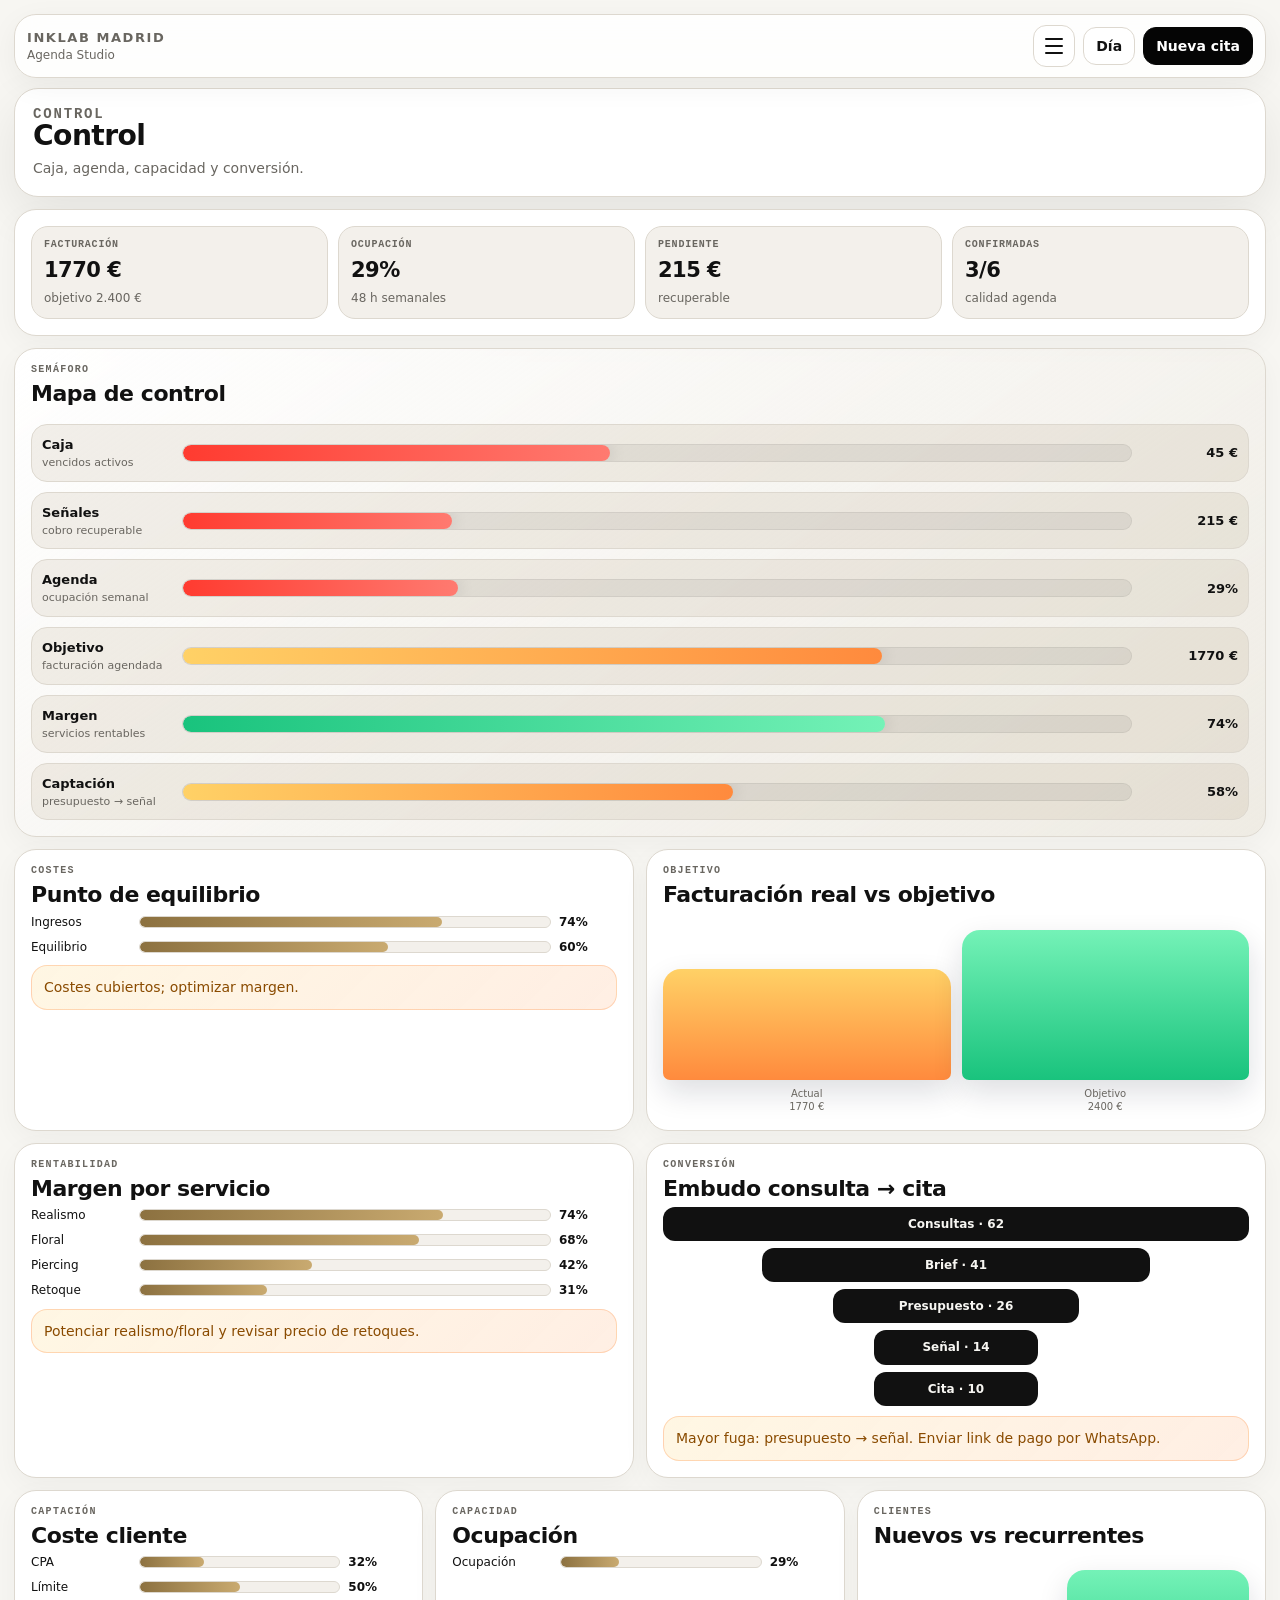
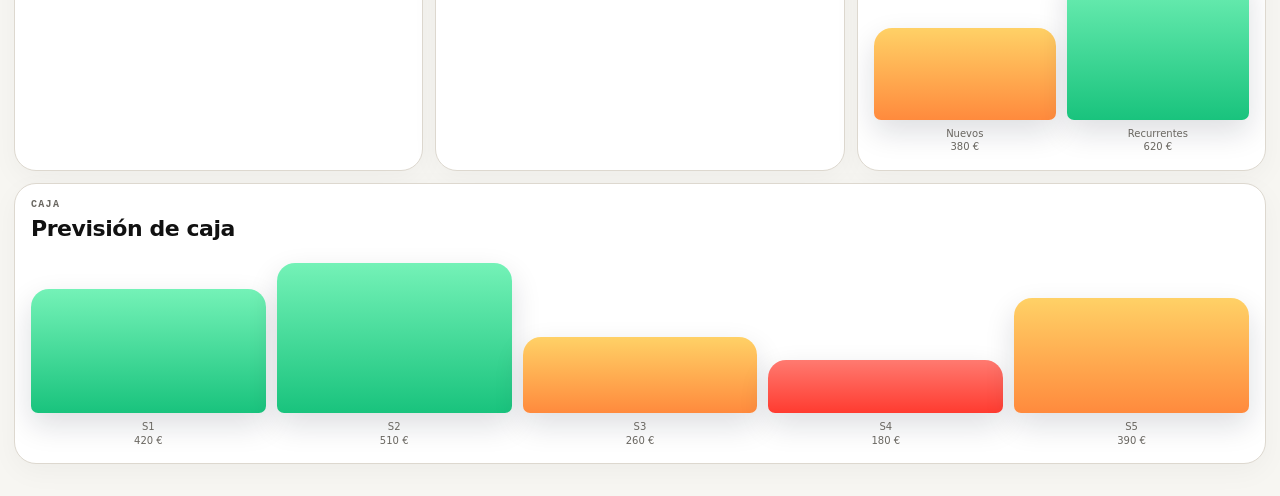
<file: graficas.html>
<!doctype html><html lang="es" data-page="graficas" data-theme="day"><head><meta charset="utf-8"><meta name="viewport" content="width=device-width,initial-scale=1,viewport-fit=cover"><meta name="theme-color" content="#f7f6f2"><title>Control</title><link rel="manifest" href="manifest.webmanifest"><link rel="icon" href="assets/icons/icon.svg" type="image/svg+xml"><link rel="stylesheet" href="assets/css/app.css"><style>
:root{
  --bg:#f7f6f2;--surface:#fff;--surface2:rgba(140,113,64,.10);--ink:#111;--muted:#696660;--line:#ddd8cf;
  --black:#050505;--white:#fff;--ok:#168348;--okbg:#e7f5ec;--gold:#8C7140;--goldbg:rgba(140,113,64,.10);--warn:#8C7140;--warnbg:rgba(140,113,64,.10);
  --bad:#b42318;--badbg:#fff0ed;--call:#1f66d1;--mail:#d93025;--wa:#25d366;--pay:#050505;
  --radius:18px;--radius2:24px;--shadow:0 18px 50px rgba(10,10,10,.08);
  --font:system-ui,-apple-system,BlinkMacSystemFont,"Segoe UI",Arial,sans-serif;
  --mono:ui-monospace,SFMono-Regular,Menlo,Consolas,monospace;
}
[data-theme="dark"]{--bg:#080808;--surface:#121212;--surface2:#1d1d1d;--ink:#f7f5ef;--muted:#aaa59a;--line:#303030;--pay:#fff;--shadow:0 18px 54px rgba(0,0,0,.35)}
*{box-sizing:border-box}
html{-webkit-text-size-adjust:100%;text-size-adjust:100%}
body{margin:0;background:var(--bg);color:var(--ink);font-family:var(--font);font-size:14px;line-height:1.35}
button,input,select,textarea{font:inherit;color:inherit}button{cursor:pointer;-webkit-tap-highlight-color:transparent}a{color:inherit}
.app{width:min(1400px,100%);margin:0 auto;padding:14px;padding-bottom:calc(32px + env(safe-area-inset-bottom,0px))}
.topbar{position:sticky;top:8px;z-index:20;display:flex;align-items:center;justify-content:space-between;gap:12px;background:rgba(255,255,255,.86);backdrop-filter:blur(14px);border:1px solid var(--line);border-radius:22px;padding:10px 12px;margin-bottom:10px;box-shadow:0 8px 30px rgba(0,0,0,.05)}
[data-theme="dark"] .topbar{background:rgba(18,18,18,.86)}
.brand{display:flex;gap:10px;align-items:center;text-decoration:none;min-width:0}
.mark{width:36px;height:36px;border-radius:13px;background:var(--black);color:#fff;display:grid;place-items:center;font-weight:750;font-size:13px;letter-spacing:-.04em}
[data-theme="dark"] .mark{background:#fff;color:#000}
.brand strong{display:block;font-size:13px;letter-spacing:.12em;text-transform:uppercase;font-weight:750}.brand span{display:block;font-size:12px;color:var(--muted)}
.actions{display:flex;align-items:center;gap:8px;flex-wrap:wrap}
.nav{display:flex;gap:6px;overflow:auto;margin-bottom:12px;padding:7px;border:1px solid var(--line);border-radius:20px;background:rgba(255,255,255,.72);scrollbar-width:none}.nav::-webkit-scrollbar{display:none}
[data-theme="dark"] .nav{background:rgba(18,18,18,.72)}
.nav a{white-space:nowrap;text-decoration:none;color:var(--muted);font-size:13px;font-weight:650;padding:9px 11px;border-radius:13px}.nav a.active{background:var(--gold);color:#fff}
.btn,.iconbtn{border:1px solid var(--line);background:var(--surface);color:var(--ink);border-radius:13px;padding:9px 12px;min-height:38px;font-weight:650;text-decoration:none;display:inline-flex;align-items:center;justify-content:center;gap:7px;white-space:nowrap}
.btn.primary{background:var(--black);border-color:var(--black);color:#fff}[data-theme="dark"] .btn.primary{background:#fff;border-color:#fff;color:#000}
.btn.subtle{background:var(--surface2)}.btn.danger{background:var(--badbg);border-color:#edb6ae;color:var(--bad)}
.iconbtn{width:38px;padding:0;font-size:17px}
.cta{border:0;color:#fff;font-weight:700}.cta.call{background:var(--call)}.cta.mail{background:var(--mail)}.cta.wa{background:var(--wa);color:#071b0e}.cta.pay{background:var(--pay);color:var(--bg)}
.hero{border:1px solid var(--line);border-radius:24px;background:var(--surface);box-shadow:var(--shadow);padding:18px;margin-bottom:12px}
.hero h1{margin:0 0 8px;font-size:clamp(22px,2.6vw,32px);letter-spacing:-.025em;line-height:1.08;font-weight:600}
.hero p{margin:0;color:var(--muted);max-width:820px;font-size:14px}.eyebrow{margin:0 0 7px;font:700 10px/1 var(--mono);letter-spacing:.13em;text-transform:uppercase;color:var(--muted)}
.grid{display:grid;grid-template-columns:repeat(12,minmax(0,1fr));gap:12px}.span12{grid-column:span 12}.span9{grid-column:span 9}.span8{grid-column:span 8}.span7{grid-column:span 7}.span6{grid-column:span 6}.span5{grid-column:span 5}.span4{grid-column:span 4}.span3{grid-column:span 3}
.panel{background:var(--surface);border:1px solid var(--line);border-radius:22px;padding:16px;box-shadow:0 8px 28px rgba(0,0,0,.04)}
.head{display:flex;align-items:flex-start;justify-content:space-between;gap:12px;margin-bottom:12px}
h2{margin:0 0 6px;font-size:clamp(18px,2vw,24px);line-height:1.1;letter-spacing:-.02em;font-weight:600}h3{margin:0 0 5px;font-size:15px;font-weight:650}.muted{color:var(--muted)}
.kpis{display:grid;grid-template-columns:repeat(4,1fr);gap:10px}.kpi{background:var(--surface2);border:1px solid var(--line);border-radius:17px;padding:12px}.kpi span{display:block;color:var(--muted);font:650 10px/1.2 var(--mono);letter-spacing:.08em;text-transform:uppercase}.kpi strong{display:block;margin-top:5px;font-size:21px;letter-spacing:-.025em;font-weight:600}.kpi p{margin:5px 0 0;color:var(--muted);font-size:12px}
.filters,.toolbar{display:flex;gap:8px;flex-wrap:wrap;margin-bottom:12px}.filters{display:grid;grid-template-columns:2fr repeat(3,1fr)}
input,select,textarea{width:100%;background:var(--surface2);border:1px solid var(--line);border-radius:13px;padding:10px 11px;outline:0;font-size:13px}
.segmented{display:flex;gap:4px;background:var(--surface2);border:1px solid var(--line);border-radius:15px;padding:4px}.segmented button{border:0;background:transparent;color:var(--muted);border-radius:11px;padding:8px 10px;font-weight:650;font-size:13px}.segmented button.active{background:var(--gold);color:#fff}
.date-strip{display:grid;grid-template-columns:repeat(7,1fr);gap:8px;margin-bottom:12px}.date-card{border:1px solid var(--line);background:var(--surface);border-radius:16px;padding:10px;text-align:center}.date-card b{display:block;font-size:17px}.date-card span{font-size:11px;color:var(--muted);text-transform:uppercase}.date-card.active{background:var(--gold);color:#fff}.date-card.active span{color:#fff}
.day-layout{display:grid;grid-template-columns:92px 1fr;gap:10px}.hours{display:grid;gap:6px}.hour-label{height:54px;color:var(--muted);font:600 11px/1 var(--mono);padding-top:6px}.timeline{display:grid;gap:6px}.slot{min-height:54px;border:1px dashed var(--line);border-radius:14px;background:var(--surface2);padding:6px;display:flex;align-items:center;gap:8px}.slot .event{background:var(--surface);border:1px solid var(--line);border-radius:12px;padding:8px;flex:1}.event-title{font-size:12px;font-weight:650;overflow-wrap:anywhere}.event-meta{font-size:11px;color:var(--muted);overflow-wrap:anywhere}
.heatmap-hours{display:grid;grid-template-columns:repeat(7,minmax(0,1fr));gap:6px}.heat-col{display:grid;gap:5px}.heat-head{text-align:center;font-size:11px;color:var(--muted);font-weight:700}.heat-cell{height:28px;border-radius:8px;border:1px solid rgba(140,113,64,.35);background:var(--surface2);font:600 10px/28px var(--mono);text-align:center;color:var(--muted)}.h1{background:rgba(140,113,64,.10)}.h2{background:rgba(140,113,64,.20)}.h3{background:rgba(140,113,64,.55);color:#111}.h4{background:#8C7140;color:#fff}[data-theme="dark"] .h1{background:rgba(140,113,64,.22)}[data-theme="dark"] .h2{background:rgba(140,113,64,.38)}[data-theme="dark"] .h3{background:rgba(140,113,64,.64);color:#fff}[data-theme="dark"] .h4{background:#8C7140;color:#fff}
.appointment,.card{border:1px solid var(--line);background:var(--surface2);border-radius:16px;padding:11px;min-width:0;overflow:hidden}.cardtop{display:flex;justify-content:space-between;gap:8px;align-items:flex-start}.pill{display:inline-flex;align-items:center;white-space:nowrap;border:1px solid var(--line);border-radius:999px;padding:5px 8px;font:700 10px/1 var(--mono);color:var(--muted);background:var(--surface)}.pill.ok{background:var(--okbg);color:var(--ok);border-color:#bce5ca}.pill.warn{background:var(--warnbg);color:var(--warn);border-color:rgba(140,113,64,.35)}.pill.bad{background:var(--badbg);color:var(--bad);border-color:#edb6ae}
.ctarow{display:flex;gap:7px;flex-wrap:wrap;margin-top:10px}.ctarow a,.ctarow button{border:1px solid var(--line);border-radius:11px;padding:7px 9px;text-decoration:none;font-size:12px;font-weight:650;background:var(--surface)}
.calendar{display:grid;grid-template-columns:repeat(7,1fr);gap:6px}.daycell{min-height:102px;background:var(--surface2);border:1px solid var(--line);border-radius:14px;padding:8px}.daycell.muted{opacity:.45}.chip{display:block;width:100%;border:0;background:var(--surface);border-radius:9px;margin-top:5px;padding:6px;text-align:left;font-size:11px}
.week{display:grid;grid-template-columns:repeat(7,minmax(0,1fr));gap:6px}.weekcol{min-height:300px;min-width:0;background:var(--surface2);border:1px solid var(--line);border-radius:15px;padding:8px}
.year{display:grid;grid-template-columns:repeat(4,1fr);gap:10px}.month{background:var(--surface2);border:1px solid var(--line);border-radius:15px;padding:10px}.minigrid{display:grid;grid-template-columns:repeat(7,1fr);gap:3px}.dot{height:8px;border-radius:3px;background:var(--surface)}.dot.on{background:var(--gold)}
.tablewrap{overflow:auto;border:1px solid var(--line);border-radius:16px}table{border-collapse:collapse;width:100%;min-width:760px;background:var(--surface)}th,td{padding:10px;border-bottom:1px solid var(--line);text-align:left;font-size:12px}th{font:700 10px/1.2 var(--mono);letter-spacing:.08em;text-transform:uppercase;color:var(--muted)}
.bars{display:grid;gap:9px}.barrow{display:grid;grid-template-columns:100px 1fr 58px;gap:8px;align-items:center;font-size:12px}.track{height:12px;border:1px solid var(--line);border-radius:999px;background:var(--surface2);overflow:hidden}.fill{height:100%;border-radius:999px;background:var(--gold)}
.chart{display:flex;align-items:flex-end;gap:9px;min-height:180px;padding:10px 0 28px}.bar{flex:1;min-width:32px;border-radius:14px 14px 6px 6px;background:var(--ink);position:relative}.bar.ok{background:var(--ok)}.bar.warn{background:var(--warn)}.bar.bad{background:var(--bad)}.bar span{position:absolute;left:50%;top:calc(100% + 7px);transform:translateX(-50%);text-align:center;font-size:10px;color:var(--muted)}
.decision{border:1px solid var(--line);border-radius:16px;padding:12px;background:var(--surface2);margin-top:10px}.decision.ok{background:var(--okbg);color:var(--ok)}.decision.warn{background:var(--warnbg);color:var(--warn)}.decision.bad{background:var(--badbg);color:var(--bad)}
.funnel{display:grid;gap:7px}.funnel div{margin:auto;border-radius:12px;background:var(--ink);color:var(--bg);padding:9px;text-align:center;font-size:12px;font-weight:700}
.formgrid{display:grid;grid-template-columns:1fr 1fr;gap:10px}.formgrid label,.editor label{display:grid;gap:6px;color:var(--muted);font-size:12px;font-weight:650}.full{grid-column:1/-1}
.modal{display:none;position:fixed;inset:0;z-index:100;padding:14px;background:rgba(0,0,0,.54);overflow:auto}.modal.open{display:block}.modalcard{width:min(900px,100%);margin:18px auto;background:var(--surface);border:1px solid var(--line);border-radius:22px;padding:16px;box-shadow:0 26px 80px rgba(0,0,0,.28)}.modalhead{display:flex;justify-content:space-between;gap:12px;margin-bottom:12px}
.ocr-grid{display:grid;grid-template-columns:1fr 1fr;gap:12px}.drop{border:1px dashed var(--line);background:var(--surface2);border-radius:18px;padding:14px;min-height:210px;display:grid;place-items:center;text-align:center}.preview{max-width:100%;border-radius:14px;display:none}.parsed-list{display:grid;gap:8px}.editor{display:grid;gap:10px}.message-preview{white-space:pre-wrap;background:var(--surface2);border:1px solid var(--line);border-radius:16px;padding:12px;color:var(--muted)}
@media(max-width:1100px){.span9,.span8,.span7,.span6,.span5,.span4,.span3{grid-column:span 12}.kpis{grid-template-columns:repeat(2,1fr)}.filters{grid-template-columns:1fr 1fr}.week{grid-template-columns:1fr}.year{grid-template-columns:repeat(2,1fr)}.heatmap-hours{grid-template-columns:repeat(4,1fr)}}
@media(max-width:720px){body{font-size:13px}.app{padding:10px}.topbar{position:relative;top:0;display:block}.actions{margin-top:10px}.hero{padding:15px;border-radius:20px}.hero h1{font-size:23px}.grid,.kpis,.filters,.date-strip,.formgrid,.ocr-grid,.year{grid-template-columns:1fr}.day-layout{grid-template-columns:1fr}.hours{display:none}.calendar{grid-template-columns:1fr}.daycell{min-height:auto}.heatmap-hours{grid-template-columns:repeat(2,1fr)}.barrow{grid-template-columns:78px 1fr 48px}.modalcard{margin:0 auto;border-radius:18px}.head{display:block}}


/* UX 2026 pass: mobile tab dock, no horizontal nav scroll, compact control visuals */
:root{
  --traffic-green:#19c37d;
  --traffic-green-2:#74f2b7;
  --traffic-yellow:#ffd166;
  --traffic-orange:#ff8a3d;
  --traffic-red:#ff3b30;
  --traffic-red-2:#ff7a70;
  --glass:rgba(255,255,255,.76);
}
[data-theme="dark"]{--glass:rgba(18,18,18,.78)}
.nav{overflow:visible;flex-wrap:wrap;align-items:center}
.nav a{min-height:40px;display:flex;align-items:center;justify-content:center;text-align:center}
.hero h1{font-size:clamp(21px,2.2vw,29px);font-weight:600;letter-spacing:-.02em}
h2{font-size:clamp(17px,1.8vw,22px)}
.panel{overflow:hidden}
.control-panel{background:linear-gradient(145deg,var(--surface),rgba(140,113,64,.08));}
.traffic-map{display:grid;gap:10px}
.traffic-row{display:grid;grid-template-columns:minmax(92px,130px) 1fr minmax(70px,96px);gap:10px;align-items:center;border:1px solid var(--line);border-radius:16px;background:var(--surface2);padding:10px}
.traffic-row b{font-size:13px}.traffic-row small{display:block;color:var(--muted);font-size:11px;margin-top:2px}.traffic-value{text-align:right;font-weight:700;font-size:13px}.traffic-track{height:18px;border-radius:999px;background:rgba(0,0,0,.06);overflow:hidden;border:1px solid rgba(0,0,0,.06)}
[data-theme="dark"] .traffic-track{background:rgba(255,255,255,.08);border-color:rgba(255,255,255,.08)}
.traffic-fill{height:100%;border-radius:999px;box-shadow:0 0 18px rgba(0,0,0,.14)}
.traffic-fill.ok{background:linear-gradient(90deg,var(--traffic-green),var(--traffic-green-2))}
.traffic-fill.warn{background:linear-gradient(90deg,var(--traffic-yellow),var(--traffic-orange))}
.traffic-fill.bad{background:linear-gradient(90deg,var(--traffic-red),var(--traffic-red-2))}
.chart{gap:11px;min-height:200px;padding:12px 0 34px}
.bar{border-radius:18px 18px 7px 7px;background:linear-gradient(180deg,#475569,#111827);box-shadow:0 12px 30px rgba(17,24,39,.14)}
.bar.ok{background:linear-gradient(180deg,var(--traffic-green-2),var(--traffic-green))}
.bar.warn{background:linear-gradient(180deg,var(--traffic-yellow),var(--traffic-orange))}
.bar.bad{background:linear-gradient(180deg,var(--traffic-red-2),var(--traffic-red))}
.fill{background:linear-gradient(90deg,var(--gold),#c9aa70)}
.decision.warn{background:linear-gradient(135deg,rgba(255,209,102,.18),rgba(255,138,61,.14));border-color:rgba(255,138,61,.30);color:#8a4b00}
.decision.bad{background:linear-gradient(135deg,rgba(255,59,48,.16),rgba(255,122,112,.10));border-color:rgba(255,59,48,.26)}
.decision.ok{background:linear-gradient(135deg,rgba(25,195,125,.16),rgba(116,242,183,.12));border-color:rgba(25,195,125,.28)}
.camera-only{min-height:240px;border-color:rgba(140,113,64,.45);background:linear-gradient(135deg,var(--surface2),rgba(140,113,64,.08))}
.camera-only span:before{content:"";display:block;width:54px;height:42px;border:2px solid var(--gold);border-radius:14px;margin:0 auto 12px;background:linear-gradient(135deg,rgba(140,113,64,.18),transparent)}
@media(max-width:720px){
  .app{padding-bottom:calc(118px + env(safe-area-inset-bottom,0px))}
  .nav{position:fixed;left:10px;right:10px;bottom:calc(8px + env(safe-area-inset-bottom,0px));z-index:80;display:grid;grid-template-columns:repeat(4,minmax(0,1fr));gap:6px;margin:0;padding:7px;border-radius:22px;background:var(--glass);backdrop-filter:blur(18px);box-shadow:0 16px 44px rgba(0,0,0,.18);overflow:visible}
  .nav a{font-size:11px;line-height:1.05;min-height:42px;padding:7px 4px;border-radius:14px;white-space:normal}
  .topbar{position:relative;top:0}
  .hero h1{font-size:24px}
  .hero p{font-size:13px}
  .traffic-row{grid-template-columns:1fr;gap:7px}.traffic-value{text-align:left}.traffic-track{height:16px}
  .chart{min-height:170px}
}


/* FIX menú hamburguesa + scanner cámara directa */
.menu-toggle{
  width:42px;
  height:42px;
  border:1px solid var(--line);
  border-radius:13px;
  background:var(--surface);
  display:inline-flex;
  flex-direction:column;
  align-items:center;
  justify-content:center;
  gap:5px;
  padding:0;
  position:relative;
  z-index:120;
}
.menu-toggle span{
  width:18px;
  height:2px;
  border-radius:999px;
  background:var(--ink);
  transition:transform .22s ease, opacity .18s ease;
}
body.menu-open .menu-toggle span:nth-child(1){transform:translateY(7px) rotate(45deg)}
body.menu-open .menu-toggle span:nth-child(2){opacity:0}
body.menu-open .menu-toggle span:nth-child(3){transform:translateY(-7px) rotate(-45deg)}
.nav-scrim{
  position:fixed;
  inset:0;
  background:rgba(0,0,0,.28);
  opacity:0;
  pointer-events:none;
  transition:opacity .22s ease;
  z-index:79;
  backdrop-filter:blur(2px);
}
body.menu-open .nav-scrim{opacity:1;pointer-events:auto}
body.menu-open{overflow:hidden}
.nav{
  position:fixed!important;
  top:76px!important;
  right:14px!important;
  left:auto!important;
  bottom:auto!important;
  z-index:90!important;
  width:min(360px,calc(100vw - 28px))!important;
  max-height:calc(100vh - 96px)!important;
  overflow:auto!important;
  margin:0!important;
  padding:10px!important;
  display:grid!important;
  grid-template-columns:1fr!important;
  gap:7px!important;
  border-radius:22px!important;
  background:rgba(255,255,255,.94)!important;
  backdrop-filter:blur(20px)!important;
  box-shadow:0 24px 70px rgba(0,0,0,.22)!important;
  transform:translate3d(calc(100% + 24px),0,0) scale(.98)!important;
  opacity:0!important;
  pointer-events:none!important;
  transition:transform .26s cubic-bezier(.2,.8,.2,1), opacity .2s ease!important;
}
[data-theme="dark"] .nav{background:rgba(18,18,18,.95)!important}
.nav.open{
  transform:translate3d(0,0,0) scale(1)!important;
  opacity:1!important;
  pointer-events:auto!important;
}
.nav a{
  min-height:46px!important;
  justify-content:flex-start!important;
  text-align:left!important;
  white-space:nowrap!important;
  font-size:14px!important;
  padding:12px 14px!important;
  border-radius:14px!important;
}
.nav a.active{background:var(--gold)!important;color:#fff!important}
.app{padding-bottom:calc(32px + env(safe-area-inset-bottom,0px))!important}
@media(max-width:720px){
  .topbar{
    position:sticky!important;
    top:8px!important;
    display:flex!important;
    align-items:center!important;
    justify-content:space-between!important;
    gap:10px!important;
  }
  .brand strong{font-size:12px!important}
  .brand span{font-size:11px!important}
  .actions{margin-top:0!important;display:flex!important;gap:7px!important}
  .actions .btn.primary{display:none!important}
  .nav{
    top:70px!important;
    right:10px!important;
    width:min(340px,calc(100vw - 20px))!important;
    max-height:calc(100vh - 90px)!important;
  }
}
.camera-panel{
  min-height:290px;
  border:1.5px dashed rgba(140,113,64,.42);
  background:linear-gradient(135deg,var(--surface2),rgba(140,113,64,.08));
  border-radius:20px;
  display:grid;
  place-items:center;
  overflow:hidden;
  position:relative;
  padding:14px;
}
.camera-trigger{
  border:0;
  background:transparent;
  width:100%;
  min-height:230px;
  display:grid;
  place-items:center;
  text-align:center;
  color:var(--ink);
}
.camera-trigger b{display:block;font-size:18px;margin-bottom:6px}
.camera-trigger small{color:var(--muted)}
.camera-trigger .camera-icon{
  width:64px;
  height:48px;
  border:2px solid var(--gold);
  border-radius:16px;
  display:block;
  margin:0 auto 14px;
  position:relative;
  background:rgba(140,113,64,.10);
}
.camera-trigger .camera-icon:before{
  content:"";
  position:absolute;
  width:22px;
  height:22px;
  border:2px solid var(--gold);
  border-radius:50%;
  left:50%;
  top:50%;
  transform:translate(-50%,-50%);
}
.camera-trigger .camera-icon:after{
  content:"";
  position:absolute;
  width:18px;
  height:8px;
  border-radius:5px 5px 0 0;
  background:var(--gold);
  left:12px;
  top:-8px;
}
.camera-video,.preview{
  width:100%;
  max-height:360px;
  object-fit:contain;
  border-radius:16px;
  background:#000;
}
.camera-video[hidden],.preview[hidden],.hidden{display:none!important}
.camera-actions{margin-top:12px;display:flex;gap:8px;flex-wrap:wrap}


/* FIX Scanner: cámara o subir foto */
.upload-input{display:none!important}
.camera-actions .btn.upload-btn{
  background:var(--surface)!important;
  border-color:var(--line)!important;
  color:var(--ink)!important;
}
.camera-source-note{
  margin-top:8px;
  color:var(--muted);
  font-size:12px;
}


/* FIX Home interactiva */
.home-actions{margin-top:12px}
.date-card{cursor:pointer}
.date-card:active{transform:scale(.98)}
.date-card.active{box-shadow:0 8px 20px rgba(140,113,64,.22)}
.slot{overflow:hidden}
.slot .event{min-width:0}
.home-empty{color:var(--muted);font-size:13px}
@media(max-width:720px){
  .home-actions .btn{flex:1}
}

</style></head><body><div class="app"><header class="topbar"><a class="brand" href="index.html"><span><strong>INKLAB Madrid</strong><span>Agenda Studio</span></span></a><div class="actions"><button class="menu-toggle" id="menuToggle" type="button" aria-label="Abrir menú" aria-expanded="false"><span></span><span></span><span></span></button><button class="btn" id="themeToggle" type="button">Día</button><button class="btn primary" type="button" data-new>Nueva cita</button></div></header>
<nav class="nav" id="mainNav" aria-label="Menú principal">
 <a href="index.html" data-nav="inicio">Hoy</a>
 <a href="agenda.html" data-nav="agenda">Agenda</a>
 <a href="pagos.html" data-nav="pagos">Pagos</a>
 <a href="clientes.html" data-nav="clientes">Clientes</a>
 <a href="graficas.html" data-nav="graficas">Control</a>
 <a href="plantillas.html" data-nav="plantillas">Plantillas</a>
 <a href="cuaderno.html" data-nav="cuaderno">Scanner</a>
</nav>
<div class="nav-scrim" id="navScrim" aria-hidden="true"></div>

<main><section class="hero"><p class="eyebrow">Control</p><h1>Control</h1><p>Caja, agenda, capacidad y conversión.</p></section>
<section class="grid">
 <article class="panel span12"><div class="kpis" id="leverKpis"></div></article>
 <article class="panel span12 control-panel"><div class="head"><div><p class="eyebrow">Semáforo</p><h2>Mapa de control</h2></div></div><div id="trafficMap" class="traffic-map"></div></article>
 <article class="panel span6"><p class="eyebrow">Costes</p><h2>Punto de equilibrio</h2><div id="breakEven" class="bars"></div><div id="breakDecision"></div></article>
 <article class="panel span6"><p class="eyebrow">Objetivo</p><h2>Facturación real vs objetivo</h2><div id="revGoal"></div></article>
 <article class="panel span6"><p class="eyebrow">Rentabilidad</p><h2>Margen por servicio</h2><div id="marginServices" class="bars"></div><div class="decision warn">Potenciar realismo/floral y revisar precio de retoques.</div></article>
 <article class="panel span6"><p class="eyebrow">Conversión</p><h2>Embudo consulta → cita</h2><div id="funnel"></div></article>
 <article class="panel span4"><p class="eyebrow">Captación</p><h2>Coste cliente</h2><div id="costClient" class="bars"></div></article>
 <article class="panel span4"><p class="eyebrow">Capacidad</p><h2>Ocupación</h2><div id="capacityLever" class="bars"></div></article>
 <article class="panel span4"><p class="eyebrow">Clientes</p><h2>Nuevos vs recurrentes</h2><div id="newRecurring"></div></article>
 <article class="panel span12"><p class="eyebrow">Caja</p><h2>Previsión de caja</h2><div id="cashForecast"></div></article>
</section></main>
</div>
<div class="modal" id="appointmentModal" aria-hidden="true">
 <section class="modalcard">
  <div class="modalhead"><div><p class="eyebrow">Ficha de cita</p><h2 id="modalTitle">Nueva cita</h2></div><button class="iconbtn" data-close type="button">×</button></div>
  <form class="formgrid" id="appointmentForm">
   <input type="hidden" name="id">
   <label>Cliente<input name="client" required placeholder="Nombre"></label><label>Teléfono<input name="phone" inputmode="tel"></label>
   <label>Email<input name="email" type="email"></label><label>WhatsApp<input name="whatsapp" inputmode="tel"></label>
   <label>Fecha<input name="date" type="date" required></label><label>Hora<input name="time" type="time" required></label>
   <label>Duración<input name="duration" type="number" min="15" step="15"></label><label>Precio<input name="price" type="number" min="0" step="10"></label>
   <label>Artista<select name="artist"><option>Alicia</option><option>Diego</option><option>Nora</option><option>Equipo INKLAB</option></select></label>
   <label>Servicio<select name="service"><option>Tatuaje</option><option>Diseño</option><option>Retoque</option><option>Piercing</option><option>Consulta</option></select></label>
   <label>Estado<select name="status"><option>Confirmada</option><option>Pendiente</option><option>Señal pendiente</option><option>Finalizada</option><option>Cancelada</option></select></label>
   <label class="full">Detalle<textarea name="detail" rows="2"></textarea></label><label class="full">Notas<textarea name="notes" rows="3"></textarea></label>
   <div class="full ctarow"><button class="btn" type="button" id="voiceFill">Dictar datos</button><button class="btn" type="button" id="voiceNotes">Dictar notas</button><span id="voiceStatus" class="muted">Voz preparada si el navegador la soporta</span></div>
   <div class="full ctarow" style="justify-content:flex-end"><button class="btn danger" type="button" id="deleteAppointment">Eliminar</button><button class="btn" type="button" data-close>Cancelar</button><button class="btn primary" type="submit">Guardar cita</button></div>
  </form>
 </section>
</div>
<script src="assets/js/app.js"></script></body></html>
</file>
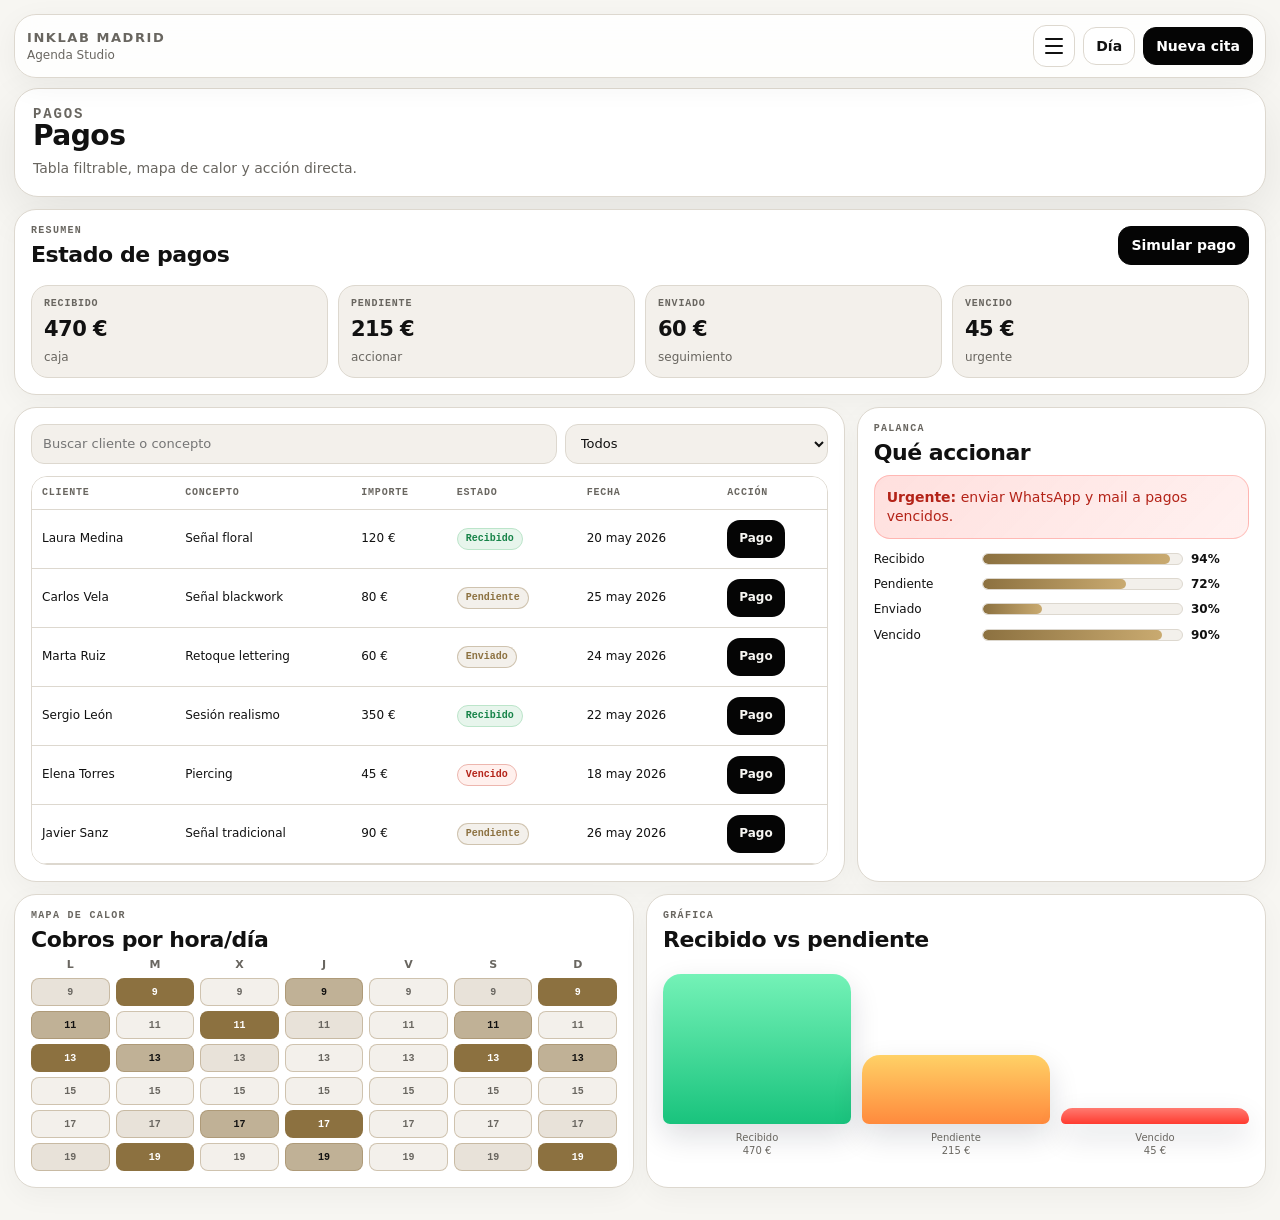
<file: pagos.html>
<!doctype html><html lang="es" data-page="pagos" data-theme="day"><head><meta charset="utf-8"><meta name="viewport" content="width=device-width,initial-scale=1,viewport-fit=cover"><meta name="theme-color" content="#f7f6f2"><title>Pagos</title><link rel="manifest" href="manifest.webmanifest"><link rel="icon" href="assets/icons/icon.svg" type="image/svg+xml"><link rel="stylesheet" href="assets/css/app.css"><style>
:root{
  --bg:#f7f6f2;--surface:#fff;--surface2:rgba(140,113,64,.10);--ink:#111;--muted:#696660;--line:#ddd8cf;
  --black:#050505;--white:#fff;--ok:#168348;--okbg:#e7f5ec;--gold:#8C7140;--goldbg:rgba(140,113,64,.10);--warn:#8C7140;--warnbg:rgba(140,113,64,.10);
  --bad:#b42318;--badbg:#fff0ed;--call:#1f66d1;--mail:#d93025;--wa:#25d366;--pay:#050505;
  --radius:18px;--radius2:24px;--shadow:0 18px 50px rgba(10,10,10,.08);
  --font:system-ui,-apple-system,BlinkMacSystemFont,"Segoe UI",Arial,sans-serif;
  --mono:ui-monospace,SFMono-Regular,Menlo,Consolas,monospace;
}
[data-theme="dark"]{--bg:#080808;--surface:#121212;--surface2:#1d1d1d;--ink:#f7f5ef;--muted:#aaa59a;--line:#303030;--pay:#fff;--shadow:0 18px 54px rgba(0,0,0,.35)}
*{box-sizing:border-box}
html{-webkit-text-size-adjust:100%;text-size-adjust:100%}
body{margin:0;background:var(--bg);color:var(--ink);font-family:var(--font);font-size:14px;line-height:1.35}
button,input,select,textarea{font:inherit;color:inherit}button{cursor:pointer;-webkit-tap-highlight-color:transparent}a{color:inherit}
.app{width:min(1400px,100%);margin:0 auto;padding:14px;padding-bottom:calc(32px + env(safe-area-inset-bottom,0px))}
.topbar{position:sticky;top:8px;z-index:20;display:flex;align-items:center;justify-content:space-between;gap:12px;background:rgba(255,255,255,.86);backdrop-filter:blur(14px);border:1px solid var(--line);border-radius:22px;padding:10px 12px;margin-bottom:10px;box-shadow:0 8px 30px rgba(0,0,0,.05)}
[data-theme="dark"] .topbar{background:rgba(18,18,18,.86)}
.brand{display:flex;gap:10px;align-items:center;text-decoration:none;min-width:0}
.mark{width:36px;height:36px;border-radius:13px;background:var(--black);color:#fff;display:grid;place-items:center;font-weight:750;font-size:13px;letter-spacing:-.04em}
[data-theme="dark"] .mark{background:#fff;color:#000}
.brand strong{display:block;font-size:13px;letter-spacing:.12em;text-transform:uppercase;font-weight:750}.brand span{display:block;font-size:12px;color:var(--muted)}
.actions{display:flex;align-items:center;gap:8px;flex-wrap:wrap}
.nav{display:flex;gap:6px;overflow:auto;margin-bottom:12px;padding:7px;border:1px solid var(--line);border-radius:20px;background:rgba(255,255,255,.72);scrollbar-width:none}.nav::-webkit-scrollbar{display:none}
[data-theme="dark"] .nav{background:rgba(18,18,18,.72)}
.nav a{white-space:nowrap;text-decoration:none;color:var(--muted);font-size:13px;font-weight:650;padding:9px 11px;border-radius:13px}.nav a.active{background:var(--gold);color:#fff}
.btn,.iconbtn{border:1px solid var(--line);background:var(--surface);color:var(--ink);border-radius:13px;padding:9px 12px;min-height:38px;font-weight:650;text-decoration:none;display:inline-flex;align-items:center;justify-content:center;gap:7px;white-space:nowrap}
.btn.primary{background:var(--black);border-color:var(--black);color:#fff}[data-theme="dark"] .btn.primary{background:#fff;border-color:#fff;color:#000}
.btn.subtle{background:var(--surface2)}.btn.danger{background:var(--badbg);border-color:#edb6ae;color:var(--bad)}
.iconbtn{width:38px;padding:0;font-size:17px}
.cta{border:0;color:#fff;font-weight:700}.cta.call{background:var(--call)}.cta.mail{background:var(--mail)}.cta.wa{background:var(--wa);color:#071b0e}.cta.pay{background:var(--pay);color:var(--bg)}
.hero{border:1px solid var(--line);border-radius:24px;background:var(--surface);box-shadow:var(--shadow);padding:18px;margin-bottom:12px}
.hero h1{margin:0 0 8px;font-size:clamp(22px,2.6vw,32px);letter-spacing:-.025em;line-height:1.08;font-weight:600}
.hero p{margin:0;color:var(--muted);max-width:820px;font-size:14px}.eyebrow{margin:0 0 7px;font:700 10px/1 var(--mono);letter-spacing:.13em;text-transform:uppercase;color:var(--muted)}
.grid{display:grid;grid-template-columns:repeat(12,minmax(0,1fr));gap:12px}.span12{grid-column:span 12}.span9{grid-column:span 9}.span8{grid-column:span 8}.span7{grid-column:span 7}.span6{grid-column:span 6}.span5{grid-column:span 5}.span4{grid-column:span 4}.span3{grid-column:span 3}
.panel{background:var(--surface);border:1px solid var(--line);border-radius:22px;padding:16px;box-shadow:0 8px 28px rgba(0,0,0,.04)}
.head{display:flex;align-items:flex-start;justify-content:space-between;gap:12px;margin-bottom:12px}
h2{margin:0 0 6px;font-size:clamp(18px,2vw,24px);line-height:1.1;letter-spacing:-.02em;font-weight:600}h3{margin:0 0 5px;font-size:15px;font-weight:650}.muted{color:var(--muted)}
.kpis{display:grid;grid-template-columns:repeat(4,1fr);gap:10px}.kpi{background:var(--surface2);border:1px solid var(--line);border-radius:17px;padding:12px}.kpi span{display:block;color:var(--muted);font:650 10px/1.2 var(--mono);letter-spacing:.08em;text-transform:uppercase}.kpi strong{display:block;margin-top:5px;font-size:21px;letter-spacing:-.025em;font-weight:600}.kpi p{margin:5px 0 0;color:var(--muted);font-size:12px}
.filters,.toolbar{display:flex;gap:8px;flex-wrap:wrap;margin-bottom:12px}.filters{display:grid;grid-template-columns:2fr repeat(3,1fr)}
input,select,textarea{width:100%;background:var(--surface2);border:1px solid var(--line);border-radius:13px;padding:10px 11px;outline:0;font-size:13px}
.segmented{display:flex;gap:4px;background:var(--surface2);border:1px solid var(--line);border-radius:15px;padding:4px}.segmented button{border:0;background:transparent;color:var(--muted);border-radius:11px;padding:8px 10px;font-weight:650;font-size:13px}.segmented button.active{background:var(--gold);color:#fff}
.date-strip{display:grid;grid-template-columns:repeat(7,1fr);gap:8px;margin-bottom:12px}.date-card{border:1px solid var(--line);background:var(--surface);border-radius:16px;padding:10px;text-align:center}.date-card b{display:block;font-size:17px}.date-card span{font-size:11px;color:var(--muted);text-transform:uppercase}.date-card.active{background:var(--gold);color:#fff}.date-card.active span{color:#fff}
.day-layout{display:grid;grid-template-columns:92px 1fr;gap:10px}.hours{display:grid;gap:6px}.hour-label{height:54px;color:var(--muted);font:600 11px/1 var(--mono);padding-top:6px}.timeline{display:grid;gap:6px}.slot{min-height:54px;border:1px dashed var(--line);border-radius:14px;background:var(--surface2);padding:6px;display:flex;align-items:center;gap:8px}.slot .event{background:var(--surface);border:1px solid var(--line);border-radius:12px;padding:8px;flex:1}.event-title{font-size:12px;font-weight:650;overflow-wrap:anywhere}.event-meta{font-size:11px;color:var(--muted);overflow-wrap:anywhere}
.heatmap-hours{display:grid;grid-template-columns:repeat(7,minmax(0,1fr));gap:6px}.heat-col{display:grid;gap:5px}.heat-head{text-align:center;font-size:11px;color:var(--muted);font-weight:700}.heat-cell{height:28px;border-radius:8px;border:1px solid rgba(140,113,64,.35);background:var(--surface2);font:600 10px/28px var(--mono);text-align:center;color:var(--muted)}.h1{background:rgba(140,113,64,.10)}.h2{background:rgba(140,113,64,.20)}.h3{background:rgba(140,113,64,.55);color:#111}.h4{background:#8C7140;color:#fff}[data-theme="dark"] .h1{background:rgba(140,113,64,.22)}[data-theme="dark"] .h2{background:rgba(140,113,64,.38)}[data-theme="dark"] .h3{background:rgba(140,113,64,.64);color:#fff}[data-theme="dark"] .h4{background:#8C7140;color:#fff}
.appointment,.card{border:1px solid var(--line);background:var(--surface2);border-radius:16px;padding:11px;min-width:0;overflow:hidden}.cardtop{display:flex;justify-content:space-between;gap:8px;align-items:flex-start}.pill{display:inline-flex;align-items:center;white-space:nowrap;border:1px solid var(--line);border-radius:999px;padding:5px 8px;font:700 10px/1 var(--mono);color:var(--muted);background:var(--surface)}.pill.ok{background:var(--okbg);color:var(--ok);border-color:#bce5ca}.pill.warn{background:var(--warnbg);color:var(--warn);border-color:rgba(140,113,64,.35)}.pill.bad{background:var(--badbg);color:var(--bad);border-color:#edb6ae}
.ctarow{display:flex;gap:7px;flex-wrap:wrap;margin-top:10px}.ctarow a,.ctarow button{border:1px solid var(--line);border-radius:11px;padding:7px 9px;text-decoration:none;font-size:12px;font-weight:650;background:var(--surface)}
.calendar{display:grid;grid-template-columns:repeat(7,1fr);gap:6px}.daycell{min-height:102px;background:var(--surface2);border:1px solid var(--line);border-radius:14px;padding:8px}.daycell.muted{opacity:.45}.chip{display:block;width:100%;border:0;background:var(--surface);border-radius:9px;margin-top:5px;padding:6px;text-align:left;font-size:11px}
.week{display:grid;grid-template-columns:repeat(7,minmax(0,1fr));gap:6px}.weekcol{min-height:300px;min-width:0;background:var(--surface2);border:1px solid var(--line);border-radius:15px;padding:8px}
.year{display:grid;grid-template-columns:repeat(4,1fr);gap:10px}.month{background:var(--surface2);border:1px solid var(--line);border-radius:15px;padding:10px}.minigrid{display:grid;grid-template-columns:repeat(7,1fr);gap:3px}.dot{height:8px;border-radius:3px;background:var(--surface)}.dot.on{background:var(--gold)}
.tablewrap{overflow:auto;border:1px solid var(--line);border-radius:16px}table{border-collapse:collapse;width:100%;min-width:760px;background:var(--surface)}th,td{padding:10px;border-bottom:1px solid var(--line);text-align:left;font-size:12px}th{font:700 10px/1.2 var(--mono);letter-spacing:.08em;text-transform:uppercase;color:var(--muted)}
.bars{display:grid;gap:9px}.barrow{display:grid;grid-template-columns:100px 1fr 58px;gap:8px;align-items:center;font-size:12px}.track{height:12px;border:1px solid var(--line);border-radius:999px;background:var(--surface2);overflow:hidden}.fill{height:100%;border-radius:999px;background:var(--gold)}
.chart{display:flex;align-items:flex-end;gap:9px;min-height:180px;padding:10px 0 28px}.bar{flex:1;min-width:32px;border-radius:14px 14px 6px 6px;background:var(--ink);position:relative}.bar.ok{background:var(--ok)}.bar.warn{background:var(--warn)}.bar.bad{background:var(--bad)}.bar span{position:absolute;left:50%;top:calc(100% + 7px);transform:translateX(-50%);text-align:center;font-size:10px;color:var(--muted)}
.decision{border:1px solid var(--line);border-radius:16px;padding:12px;background:var(--surface2);margin-top:10px}.decision.ok{background:var(--okbg);color:var(--ok)}.decision.warn{background:var(--warnbg);color:var(--warn)}.decision.bad{background:var(--badbg);color:var(--bad)}
.funnel{display:grid;gap:7px}.funnel div{margin:auto;border-radius:12px;background:var(--ink);color:var(--bg);padding:9px;text-align:center;font-size:12px;font-weight:700}
.formgrid{display:grid;grid-template-columns:1fr 1fr;gap:10px}.formgrid label,.editor label{display:grid;gap:6px;color:var(--muted);font-size:12px;font-weight:650}.full{grid-column:1/-1}
.modal{display:none;position:fixed;inset:0;z-index:100;padding:14px;background:rgba(0,0,0,.54);overflow:auto}.modal.open{display:block}.modalcard{width:min(900px,100%);margin:18px auto;background:var(--surface);border:1px solid var(--line);border-radius:22px;padding:16px;box-shadow:0 26px 80px rgba(0,0,0,.28)}.modalhead{display:flex;justify-content:space-between;gap:12px;margin-bottom:12px}
.ocr-grid{display:grid;grid-template-columns:1fr 1fr;gap:12px}.drop{border:1px dashed var(--line);background:var(--surface2);border-radius:18px;padding:14px;min-height:210px;display:grid;place-items:center;text-align:center}.preview{max-width:100%;border-radius:14px;display:none}.parsed-list{display:grid;gap:8px}.editor{display:grid;gap:10px}.message-preview{white-space:pre-wrap;background:var(--surface2);border:1px solid var(--line);border-radius:16px;padding:12px;color:var(--muted)}
@media(max-width:1100px){.span9,.span8,.span7,.span6,.span5,.span4,.span3{grid-column:span 12}.kpis{grid-template-columns:repeat(2,1fr)}.filters{grid-template-columns:1fr 1fr}.week{grid-template-columns:1fr}.year{grid-template-columns:repeat(2,1fr)}.heatmap-hours{grid-template-columns:repeat(4,1fr)}}
@media(max-width:720px){body{font-size:13px}.app{padding:10px}.topbar{position:relative;top:0;display:block}.actions{margin-top:10px}.hero{padding:15px;border-radius:20px}.hero h1{font-size:23px}.grid,.kpis,.filters,.date-strip,.formgrid,.ocr-grid,.year{grid-template-columns:1fr}.day-layout{grid-template-columns:1fr}.hours{display:none}.calendar{grid-template-columns:1fr}.daycell{min-height:auto}.heatmap-hours{grid-template-columns:repeat(2,1fr)}.barrow{grid-template-columns:78px 1fr 48px}.modalcard{margin:0 auto;border-radius:18px}.head{display:block}}


/* UX 2026 pass: mobile tab dock, no horizontal nav scroll, compact control visuals */
:root{
  --traffic-green:#19c37d;
  --traffic-green-2:#74f2b7;
  --traffic-yellow:#ffd166;
  --traffic-orange:#ff8a3d;
  --traffic-red:#ff3b30;
  --traffic-red-2:#ff7a70;
  --glass:rgba(255,255,255,.76);
}
[data-theme="dark"]{--glass:rgba(18,18,18,.78)}
.nav{overflow:visible;flex-wrap:wrap;align-items:center}
.nav a{min-height:40px;display:flex;align-items:center;justify-content:center;text-align:center}
.hero h1{font-size:clamp(21px,2.2vw,29px);font-weight:600;letter-spacing:-.02em}
h2{font-size:clamp(17px,1.8vw,22px)}
.panel{overflow:hidden}
.control-panel{background:linear-gradient(145deg,var(--surface),rgba(140,113,64,.08));}
.traffic-map{display:grid;gap:10px}
.traffic-row{display:grid;grid-template-columns:minmax(92px,130px) 1fr minmax(70px,96px);gap:10px;align-items:center;border:1px solid var(--line);border-radius:16px;background:var(--surface2);padding:10px}
.traffic-row b{font-size:13px}.traffic-row small{display:block;color:var(--muted);font-size:11px;margin-top:2px}.traffic-value{text-align:right;font-weight:700;font-size:13px}.traffic-track{height:18px;border-radius:999px;background:rgba(0,0,0,.06);overflow:hidden;border:1px solid rgba(0,0,0,.06)}
[data-theme="dark"] .traffic-track{background:rgba(255,255,255,.08);border-color:rgba(255,255,255,.08)}
.traffic-fill{height:100%;border-radius:999px;box-shadow:0 0 18px rgba(0,0,0,.14)}
.traffic-fill.ok{background:linear-gradient(90deg,var(--traffic-green),var(--traffic-green-2))}
.traffic-fill.warn{background:linear-gradient(90deg,var(--traffic-yellow),var(--traffic-orange))}
.traffic-fill.bad{background:linear-gradient(90deg,var(--traffic-red),var(--traffic-red-2))}
.chart{gap:11px;min-height:200px;padding:12px 0 34px}
.bar{border-radius:18px 18px 7px 7px;background:linear-gradient(180deg,#475569,#111827);box-shadow:0 12px 30px rgba(17,24,39,.14)}
.bar.ok{background:linear-gradient(180deg,var(--traffic-green-2),var(--traffic-green))}
.bar.warn{background:linear-gradient(180deg,var(--traffic-yellow),var(--traffic-orange))}
.bar.bad{background:linear-gradient(180deg,var(--traffic-red-2),var(--traffic-red))}
.fill{background:linear-gradient(90deg,var(--gold),#c9aa70)}
.decision.warn{background:linear-gradient(135deg,rgba(255,209,102,.18),rgba(255,138,61,.14));border-color:rgba(255,138,61,.30);color:#8a4b00}
.decision.bad{background:linear-gradient(135deg,rgba(255,59,48,.16),rgba(255,122,112,.10));border-color:rgba(255,59,48,.26)}
.decision.ok{background:linear-gradient(135deg,rgba(25,195,125,.16),rgba(116,242,183,.12));border-color:rgba(25,195,125,.28)}
.camera-only{min-height:240px;border-color:rgba(140,113,64,.45);background:linear-gradient(135deg,var(--surface2),rgba(140,113,64,.08))}
.camera-only span:before{content:"";display:block;width:54px;height:42px;border:2px solid var(--gold);border-radius:14px;margin:0 auto 12px;background:linear-gradient(135deg,rgba(140,113,64,.18),transparent)}
@media(max-width:720px){
  .app{padding-bottom:calc(118px + env(safe-area-inset-bottom,0px))}
  .nav{position:fixed;left:10px;right:10px;bottom:calc(8px + env(safe-area-inset-bottom,0px));z-index:80;display:grid;grid-template-columns:repeat(4,minmax(0,1fr));gap:6px;margin:0;padding:7px;border-radius:22px;background:var(--glass);backdrop-filter:blur(18px);box-shadow:0 16px 44px rgba(0,0,0,.18);overflow:visible}
  .nav a{font-size:11px;line-height:1.05;min-height:42px;padding:7px 4px;border-radius:14px;white-space:normal}
  .topbar{position:relative;top:0}
  .hero h1{font-size:24px}
  .hero p{font-size:13px}
  .traffic-row{grid-template-columns:1fr;gap:7px}.traffic-value{text-align:left}.traffic-track{height:16px}
  .chart{min-height:170px}
}


/* FIX menú hamburguesa + scanner cámara directa */
.menu-toggle{
  width:42px;
  height:42px;
  border:1px solid var(--line);
  border-radius:13px;
  background:var(--surface);
  display:inline-flex;
  flex-direction:column;
  align-items:center;
  justify-content:center;
  gap:5px;
  padding:0;
  position:relative;
  z-index:120;
}
.menu-toggle span{
  width:18px;
  height:2px;
  border-radius:999px;
  background:var(--ink);
  transition:transform .22s ease, opacity .18s ease;
}
body.menu-open .menu-toggle span:nth-child(1){transform:translateY(7px) rotate(45deg)}
body.menu-open .menu-toggle span:nth-child(2){opacity:0}
body.menu-open .menu-toggle span:nth-child(3){transform:translateY(-7px) rotate(-45deg)}
.nav-scrim{
  position:fixed;
  inset:0;
  background:rgba(0,0,0,.28);
  opacity:0;
  pointer-events:none;
  transition:opacity .22s ease;
  z-index:79;
  backdrop-filter:blur(2px);
}
body.menu-open .nav-scrim{opacity:1;pointer-events:auto}
body.menu-open{overflow:hidden}
.nav{
  position:fixed!important;
  top:76px!important;
  right:14px!important;
  left:auto!important;
  bottom:auto!important;
  z-index:90!important;
  width:min(360px,calc(100vw - 28px))!important;
  max-height:calc(100vh - 96px)!important;
  overflow:auto!important;
  margin:0!important;
  padding:10px!important;
  display:grid!important;
  grid-template-columns:1fr!important;
  gap:7px!important;
  border-radius:22px!important;
  background:rgba(255,255,255,.94)!important;
  backdrop-filter:blur(20px)!important;
  box-shadow:0 24px 70px rgba(0,0,0,.22)!important;
  transform:translate3d(calc(100% + 24px),0,0) scale(.98)!important;
  opacity:0!important;
  pointer-events:none!important;
  transition:transform .26s cubic-bezier(.2,.8,.2,1), opacity .2s ease!important;
}
[data-theme="dark"] .nav{background:rgba(18,18,18,.95)!important}
.nav.open{
  transform:translate3d(0,0,0) scale(1)!important;
  opacity:1!important;
  pointer-events:auto!important;
}
.nav a{
  min-height:46px!important;
  justify-content:flex-start!important;
  text-align:left!important;
  white-space:nowrap!important;
  font-size:14px!important;
  padding:12px 14px!important;
  border-radius:14px!important;
}
.nav a.active{background:var(--gold)!important;color:#fff!important}
.app{padding-bottom:calc(32px + env(safe-area-inset-bottom,0px))!important}
@media(max-width:720px){
  .topbar{
    position:sticky!important;
    top:8px!important;
    display:flex!important;
    align-items:center!important;
    justify-content:space-between!important;
    gap:10px!important;
  }
  .brand strong{font-size:12px!important}
  .brand span{font-size:11px!important}
  .actions{margin-top:0!important;display:flex!important;gap:7px!important}
  .actions .btn.primary{display:none!important}
  .nav{
    top:70px!important;
    right:10px!important;
    width:min(340px,calc(100vw - 20px))!important;
    max-height:calc(100vh - 90px)!important;
  }
}
.camera-panel{
  min-height:290px;
  border:1.5px dashed rgba(140,113,64,.42);
  background:linear-gradient(135deg,var(--surface2),rgba(140,113,64,.08));
  border-radius:20px;
  display:grid;
  place-items:center;
  overflow:hidden;
  position:relative;
  padding:14px;
}
.camera-trigger{
  border:0;
  background:transparent;
  width:100%;
  min-height:230px;
  display:grid;
  place-items:center;
  text-align:center;
  color:var(--ink);
}
.camera-trigger b{display:block;font-size:18px;margin-bottom:6px}
.camera-trigger small{color:var(--muted)}
.camera-trigger .camera-icon{
  width:64px;
  height:48px;
  border:2px solid var(--gold);
  border-radius:16px;
  display:block;
  margin:0 auto 14px;
  position:relative;
  background:rgba(140,113,64,.10);
}
.camera-trigger .camera-icon:before{
  content:"";
  position:absolute;
  width:22px;
  height:22px;
  border:2px solid var(--gold);
  border-radius:50%;
  left:50%;
  top:50%;
  transform:translate(-50%,-50%);
}
.camera-trigger .camera-icon:after{
  content:"";
  position:absolute;
  width:18px;
  height:8px;
  border-radius:5px 5px 0 0;
  background:var(--gold);
  left:12px;
  top:-8px;
}
.camera-video,.preview{
  width:100%;
  max-height:360px;
  object-fit:contain;
  border-radius:16px;
  background:#000;
}
.camera-video[hidden],.preview[hidden],.hidden{display:none!important}
.camera-actions{margin-top:12px;display:flex;gap:8px;flex-wrap:wrap}


/* FIX Scanner: cámara o subir foto */
.upload-input{display:none!important}
.camera-actions .btn.upload-btn{
  background:var(--surface)!important;
  border-color:var(--line)!important;
  color:var(--ink)!important;
}
.camera-source-note{
  margin-top:8px;
  color:var(--muted);
  font-size:12px;
}


/* FIX Home interactiva */
.home-actions{margin-top:12px}
.date-card{cursor:pointer}
.date-card:active{transform:scale(.98)}
.date-card.active{box-shadow:0 8px 20px rgba(140,113,64,.22)}
.slot{overflow:hidden}
.slot .event{min-width:0}
.home-empty{color:var(--muted);font-size:13px}
@media(max-width:720px){
  .home-actions .btn{flex:1}
}

</style></head><body><div class="app"><header class="topbar"><a class="brand" href="index.html"><span><strong>INKLAB Madrid</strong><span>Agenda Studio</span></span></a><div class="actions"><button class="menu-toggle" id="menuToggle" type="button" aria-label="Abrir menú" aria-expanded="false"><span></span><span></span><span></span></button><button class="btn" id="themeToggle" type="button">Día</button><button class="btn primary" type="button" data-new>Nueva cita</button></div></header>
<nav class="nav" id="mainNav" aria-label="Menú principal">
 <a href="index.html" data-nav="inicio">Hoy</a>
 <a href="agenda.html" data-nav="agenda">Agenda</a>
 <a href="pagos.html" data-nav="pagos">Pagos</a>
 <a href="clientes.html" data-nav="clientes">Clientes</a>
 <a href="graficas.html" data-nav="graficas">Control</a>
 <a href="plantillas.html" data-nav="plantillas">Plantillas</a>
 <a href="cuaderno.html" data-nav="cuaderno">Scanner</a>
</nav>
<div class="nav-scrim" id="navScrim" aria-hidden="true"></div>

<main><section class="hero"><p class="eyebrow">Pagos</p><h1>Pagos</h1><p>Tabla filtrable, mapa de calor y acción directa.</p></section>
<section class="grid">
 <article class="panel span12"><div class="head"><div><p class="eyebrow">Resumen</p><h2>Estado de pagos</h2></div><button id="simulatePayment" class="btn primary">Simular pago</button></div><div class="kpis" id="paymentKpis"></div></article>
 <article class="panel span8"><div class="filters" style="grid-template-columns:2fr 1fr"><input id="paymentSearch" type="search" placeholder="Buscar cliente o concepto"><select id="paymentStatus"><option value="">Todos</option><option>Enviado</option><option>Recibido</option><option>Pendiente</option><option>Vencido</option></select></div><div class="tablewrap"><table><thead><tr><th>Cliente</th><th>Concepto</th><th>Importe</th><th>Estado</th><th>Fecha</th><th>Acción</th></tr></thead><tbody id="paymentsTable"></tbody></table></div></article>
 <article class="panel span4"><p class="eyebrow">Palanca</p><h2>Qué accionar</h2><div id="payDecision"></div><div id="payBars" class="bars" style="margin-top:12px"></div></article>
 <article class="panel span6"><p class="eyebrow">Mapa de calor</p><h2>Cobros por hora/día</h2><div id="payHeatmap" class="heatmap-hours"></div></article>
 <article class="panel span6"><p class="eyebrow">Gráfica</p><h2>Recibido vs pendiente</h2><div id="payChart"></div></article>
</section></main>
</div>
<div class="modal" id="appointmentModal" aria-hidden="true">
 <section class="modalcard">
  <div class="modalhead"><div><p class="eyebrow">Ficha de cita</p><h2 id="modalTitle">Nueva cita</h2></div><button class="iconbtn" data-close type="button">×</button></div>
  <form class="formgrid" id="appointmentForm">
   <input type="hidden" name="id">
   <label>Cliente<input name="client" required placeholder="Nombre"></label><label>Teléfono<input name="phone" inputmode="tel"></label>
   <label>Email<input name="email" type="email"></label><label>WhatsApp<input name="whatsapp" inputmode="tel"></label>
   <label>Fecha<input name="date" type="date" required></label><label>Hora<input name="time" type="time" required></label>
   <label>Duración<input name="duration" type="number" min="15" step="15"></label><label>Precio<input name="price" type="number" min="0" step="10"></label>
   <label>Artista<select name="artist"><option>Alicia</option><option>Diego</option><option>Nora</option><option>Equipo INKLAB</option></select></label>
   <label>Servicio<select name="service"><option>Tatuaje</option><option>Diseño</option><option>Retoque</option><option>Piercing</option><option>Consulta</option></select></label>
   <label>Estado<select name="status"><option>Confirmada</option><option>Pendiente</option><option>Señal pendiente</option><option>Finalizada</option><option>Cancelada</option></select></label>
   <label class="full">Detalle<textarea name="detail" rows="2"></textarea></label><label class="full">Notas<textarea name="notes" rows="3"></textarea></label>
   <div class="full ctarow"><button class="btn" type="button" id="voiceFill">Dictar datos</button><button class="btn" type="button" id="voiceNotes">Dictar notas</button><span id="voiceStatus" class="muted">Voz preparada si el navegador la soporta</span></div>
   <div class="full ctarow" style="justify-content:flex-end"><button class="btn danger" type="button" id="deleteAppointment">Eliminar</button><button class="btn" type="button" data-close>Cancelar</button><button class="btn primary" type="submit">Guardar cita</button></div>
  </form>
 </section>
</div>
<script src="assets/js/app.js"></script></body></html>
</file>
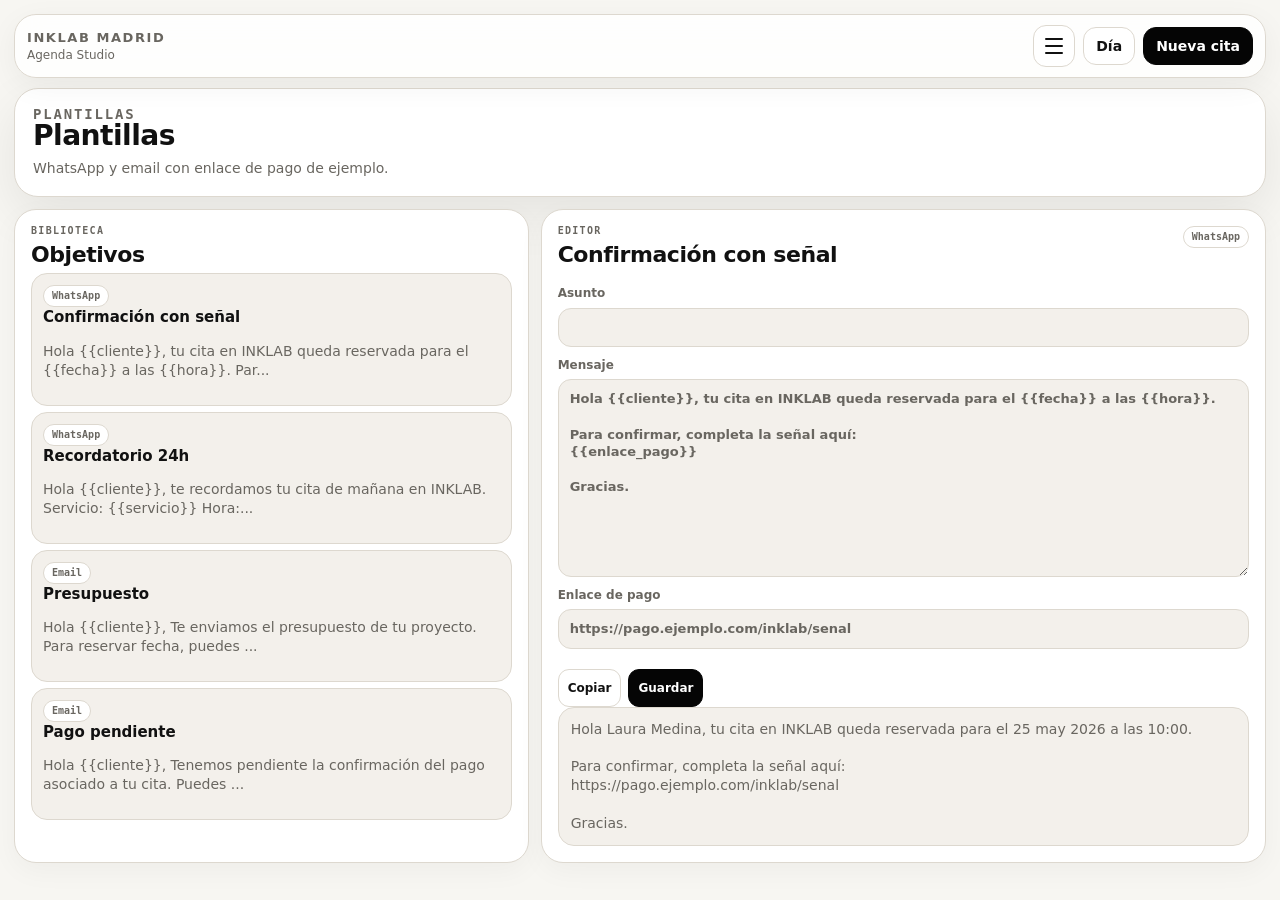
<file: plantillas.html>
<!doctype html><html lang="es" data-page="plantillas" data-theme="day"><head><meta charset="utf-8"><meta name="viewport" content="width=device-width,initial-scale=1,viewport-fit=cover"><meta name="theme-color" content="#f7f6f2"><title>Plantillas</title><link rel="manifest" href="manifest.webmanifest"><link rel="icon" href="assets/icons/icon.svg" type="image/svg+xml"><link rel="stylesheet" href="assets/css/app.css"><style>
:root{
  --bg:#f7f6f2;--surface:#fff;--surface2:rgba(140,113,64,.10);--ink:#111;--muted:#696660;--line:#ddd8cf;
  --black:#050505;--white:#fff;--ok:#168348;--okbg:#e7f5ec;--gold:#8C7140;--goldbg:rgba(140,113,64,.10);--warn:#8C7140;--warnbg:rgba(140,113,64,.10);
  --bad:#b42318;--badbg:#fff0ed;--call:#1f66d1;--mail:#d93025;--wa:#25d366;--pay:#050505;
  --radius:18px;--radius2:24px;--shadow:0 18px 50px rgba(10,10,10,.08);
  --font:system-ui,-apple-system,BlinkMacSystemFont,"Segoe UI",Arial,sans-serif;
  --mono:ui-monospace,SFMono-Regular,Menlo,Consolas,monospace;
}
[data-theme="dark"]{--bg:#080808;--surface:#121212;--surface2:#1d1d1d;--ink:#f7f5ef;--muted:#aaa59a;--line:#303030;--pay:#fff;--shadow:0 18px 54px rgba(0,0,0,.35)}
*{box-sizing:border-box}
html{-webkit-text-size-adjust:100%;text-size-adjust:100%}
body{margin:0;background:var(--bg);color:var(--ink);font-family:var(--font);font-size:14px;line-height:1.35}
button,input,select,textarea{font:inherit;color:inherit}button{cursor:pointer;-webkit-tap-highlight-color:transparent}a{color:inherit}
.app{width:min(1400px,100%);margin:0 auto;padding:14px;padding-bottom:calc(32px + env(safe-area-inset-bottom,0px))}
.topbar{position:sticky;top:8px;z-index:20;display:flex;align-items:center;justify-content:space-between;gap:12px;background:rgba(255,255,255,.86);backdrop-filter:blur(14px);border:1px solid var(--line);border-radius:22px;padding:10px 12px;margin-bottom:10px;box-shadow:0 8px 30px rgba(0,0,0,.05)}
[data-theme="dark"] .topbar{background:rgba(18,18,18,.86)}
.brand{display:flex;gap:10px;align-items:center;text-decoration:none;min-width:0}
.mark{width:36px;height:36px;border-radius:13px;background:var(--black);color:#fff;display:grid;place-items:center;font-weight:750;font-size:13px;letter-spacing:-.04em}
[data-theme="dark"] .mark{background:#fff;color:#000}
.brand strong{display:block;font-size:13px;letter-spacing:.12em;text-transform:uppercase;font-weight:750}.brand span{display:block;font-size:12px;color:var(--muted)}
.actions{display:flex;align-items:center;gap:8px;flex-wrap:wrap}
.nav{display:flex;gap:6px;overflow:auto;margin-bottom:12px;padding:7px;border:1px solid var(--line);border-radius:20px;background:rgba(255,255,255,.72);scrollbar-width:none}.nav::-webkit-scrollbar{display:none}
[data-theme="dark"] .nav{background:rgba(18,18,18,.72)}
.nav a{white-space:nowrap;text-decoration:none;color:var(--muted);font-size:13px;font-weight:650;padding:9px 11px;border-radius:13px}.nav a.active{background:var(--gold);color:#fff}
.btn,.iconbtn{border:1px solid var(--line);background:var(--surface);color:var(--ink);border-radius:13px;padding:9px 12px;min-height:38px;font-weight:650;text-decoration:none;display:inline-flex;align-items:center;justify-content:center;gap:7px;white-space:nowrap}
.btn.primary{background:var(--black);border-color:var(--black);color:#fff}[data-theme="dark"] .btn.primary{background:#fff;border-color:#fff;color:#000}
.btn.subtle{background:var(--surface2)}.btn.danger{background:var(--badbg);border-color:#edb6ae;color:var(--bad)}
.iconbtn{width:38px;padding:0;font-size:17px}
.cta{border:0;color:#fff;font-weight:700}.cta.call{background:var(--call)}.cta.mail{background:var(--mail)}.cta.wa{background:var(--wa);color:#071b0e}.cta.pay{background:var(--pay);color:var(--bg)}
.hero{border:1px solid var(--line);border-radius:24px;background:var(--surface);box-shadow:var(--shadow);padding:18px;margin-bottom:12px}
.hero h1{margin:0 0 8px;font-size:clamp(22px,2.6vw,32px);letter-spacing:-.025em;line-height:1.08;font-weight:600}
.hero p{margin:0;color:var(--muted);max-width:820px;font-size:14px}.eyebrow{margin:0 0 7px;font:700 10px/1 var(--mono);letter-spacing:.13em;text-transform:uppercase;color:var(--muted)}
.grid{display:grid;grid-template-columns:repeat(12,minmax(0,1fr));gap:12px}.span12{grid-column:span 12}.span9{grid-column:span 9}.span8{grid-column:span 8}.span7{grid-column:span 7}.span6{grid-column:span 6}.span5{grid-column:span 5}.span4{grid-column:span 4}.span3{grid-column:span 3}
.panel{background:var(--surface);border:1px solid var(--line);border-radius:22px;padding:16px;box-shadow:0 8px 28px rgba(0,0,0,.04)}
.head{display:flex;align-items:flex-start;justify-content:space-between;gap:12px;margin-bottom:12px}
h2{margin:0 0 6px;font-size:clamp(18px,2vw,24px);line-height:1.1;letter-spacing:-.02em;font-weight:600}h3{margin:0 0 5px;font-size:15px;font-weight:650}.muted{color:var(--muted)}
.kpis{display:grid;grid-template-columns:repeat(4,1fr);gap:10px}.kpi{background:var(--surface2);border:1px solid var(--line);border-radius:17px;padding:12px}.kpi span{display:block;color:var(--muted);font:650 10px/1.2 var(--mono);letter-spacing:.08em;text-transform:uppercase}.kpi strong{display:block;margin-top:5px;font-size:21px;letter-spacing:-.025em;font-weight:600}.kpi p{margin:5px 0 0;color:var(--muted);font-size:12px}
.filters,.toolbar{display:flex;gap:8px;flex-wrap:wrap;margin-bottom:12px}.filters{display:grid;grid-template-columns:2fr repeat(3,1fr)}
input,select,textarea{width:100%;background:var(--surface2);border:1px solid var(--line);border-radius:13px;padding:10px 11px;outline:0;font-size:13px}
.segmented{display:flex;gap:4px;background:var(--surface2);border:1px solid var(--line);border-radius:15px;padding:4px}.segmented button{border:0;background:transparent;color:var(--muted);border-radius:11px;padding:8px 10px;font-weight:650;font-size:13px}.segmented button.active{background:var(--gold);color:#fff}
.date-strip{display:grid;grid-template-columns:repeat(7,1fr);gap:8px;margin-bottom:12px}.date-card{border:1px solid var(--line);background:var(--surface);border-radius:16px;padding:10px;text-align:center}.date-card b{display:block;font-size:17px}.date-card span{font-size:11px;color:var(--muted);text-transform:uppercase}.date-card.active{background:var(--gold);color:#fff}.date-card.active span{color:#fff}
.day-layout{display:grid;grid-template-columns:92px 1fr;gap:10px}.hours{display:grid;gap:6px}.hour-label{height:54px;color:var(--muted);font:600 11px/1 var(--mono);padding-top:6px}.timeline{display:grid;gap:6px}.slot{min-height:54px;border:1px dashed var(--line);border-radius:14px;background:var(--surface2);padding:6px;display:flex;align-items:center;gap:8px}.slot .event{background:var(--surface);border:1px solid var(--line);border-radius:12px;padding:8px;flex:1}.event-title{font-size:12px;font-weight:650;overflow-wrap:anywhere}.event-meta{font-size:11px;color:var(--muted);overflow-wrap:anywhere}
.heatmap-hours{display:grid;grid-template-columns:repeat(7,minmax(0,1fr));gap:6px}.heat-col{display:grid;gap:5px}.heat-head{text-align:center;font-size:11px;color:var(--muted);font-weight:700}.heat-cell{height:28px;border-radius:8px;border:1px solid rgba(140,113,64,.35);background:var(--surface2);font:600 10px/28px var(--mono);text-align:center;color:var(--muted)}.h1{background:rgba(140,113,64,.10)}.h2{background:rgba(140,113,64,.20)}.h3{background:rgba(140,113,64,.55);color:#111}.h4{background:#8C7140;color:#fff}[data-theme="dark"] .h1{background:rgba(140,113,64,.22)}[data-theme="dark"] .h2{background:rgba(140,113,64,.38)}[data-theme="dark"] .h3{background:rgba(140,113,64,.64);color:#fff}[data-theme="dark"] .h4{background:#8C7140;color:#fff}
.appointment,.card{border:1px solid var(--line);background:var(--surface2);border-radius:16px;padding:11px;min-width:0;overflow:hidden}.cardtop{display:flex;justify-content:space-between;gap:8px;align-items:flex-start}.pill{display:inline-flex;align-items:center;white-space:nowrap;border:1px solid var(--line);border-radius:999px;padding:5px 8px;font:700 10px/1 var(--mono);color:var(--muted);background:var(--surface)}.pill.ok{background:var(--okbg);color:var(--ok);border-color:#bce5ca}.pill.warn{background:var(--warnbg);color:var(--warn);border-color:rgba(140,113,64,.35)}.pill.bad{background:var(--badbg);color:var(--bad);border-color:#edb6ae}
.ctarow{display:flex;gap:7px;flex-wrap:wrap;margin-top:10px}.ctarow a,.ctarow button{border:1px solid var(--line);border-radius:11px;padding:7px 9px;text-decoration:none;font-size:12px;font-weight:650;background:var(--surface)}
.calendar{display:grid;grid-template-columns:repeat(7,1fr);gap:6px}.daycell{min-height:102px;background:var(--surface2);border:1px solid var(--line);border-radius:14px;padding:8px}.daycell.muted{opacity:.45}.chip{display:block;width:100%;border:0;background:var(--surface);border-radius:9px;margin-top:5px;padding:6px;text-align:left;font-size:11px}
.week{display:grid;grid-template-columns:repeat(7,minmax(0,1fr));gap:6px}.weekcol{min-height:300px;min-width:0;background:var(--surface2);border:1px solid var(--line);border-radius:15px;padding:8px}
.year{display:grid;grid-template-columns:repeat(4,1fr);gap:10px}.month{background:var(--surface2);border:1px solid var(--line);border-radius:15px;padding:10px}.minigrid{display:grid;grid-template-columns:repeat(7,1fr);gap:3px}.dot{height:8px;border-radius:3px;background:var(--surface)}.dot.on{background:var(--gold)}
.tablewrap{overflow:auto;border:1px solid var(--line);border-radius:16px}table{border-collapse:collapse;width:100%;min-width:760px;background:var(--surface)}th,td{padding:10px;border-bottom:1px solid var(--line);text-align:left;font-size:12px}th{font:700 10px/1.2 var(--mono);letter-spacing:.08em;text-transform:uppercase;color:var(--muted)}
.bars{display:grid;gap:9px}.barrow{display:grid;grid-template-columns:100px 1fr 58px;gap:8px;align-items:center;font-size:12px}.track{height:12px;border:1px solid var(--line);border-radius:999px;background:var(--surface2);overflow:hidden}.fill{height:100%;border-radius:999px;background:var(--gold)}
.chart{display:flex;align-items:flex-end;gap:9px;min-height:180px;padding:10px 0 28px}.bar{flex:1;min-width:32px;border-radius:14px 14px 6px 6px;background:var(--ink);position:relative}.bar.ok{background:var(--ok)}.bar.warn{background:var(--warn)}.bar.bad{background:var(--bad)}.bar span{position:absolute;left:50%;top:calc(100% + 7px);transform:translateX(-50%);text-align:center;font-size:10px;color:var(--muted)}
.decision{border:1px solid var(--line);border-radius:16px;padding:12px;background:var(--surface2);margin-top:10px}.decision.ok{background:var(--okbg);color:var(--ok)}.decision.warn{background:var(--warnbg);color:var(--warn)}.decision.bad{background:var(--badbg);color:var(--bad)}
.funnel{display:grid;gap:7px}.funnel div{margin:auto;border-radius:12px;background:var(--ink);color:var(--bg);padding:9px;text-align:center;font-size:12px;font-weight:700}
.formgrid{display:grid;grid-template-columns:1fr 1fr;gap:10px}.formgrid label,.editor label{display:grid;gap:6px;color:var(--muted);font-size:12px;font-weight:650}.full{grid-column:1/-1}
.modal{display:none;position:fixed;inset:0;z-index:100;padding:14px;background:rgba(0,0,0,.54);overflow:auto}.modal.open{display:block}.modalcard{width:min(900px,100%);margin:18px auto;background:var(--surface);border:1px solid var(--line);border-radius:22px;padding:16px;box-shadow:0 26px 80px rgba(0,0,0,.28)}.modalhead{display:flex;justify-content:space-between;gap:12px;margin-bottom:12px}
.ocr-grid{display:grid;grid-template-columns:1fr 1fr;gap:12px}.drop{border:1px dashed var(--line);background:var(--surface2);border-radius:18px;padding:14px;min-height:210px;display:grid;place-items:center;text-align:center}.preview{max-width:100%;border-radius:14px;display:none}.parsed-list{display:grid;gap:8px}.editor{display:grid;gap:10px}.message-preview{white-space:pre-wrap;background:var(--surface2);border:1px solid var(--line);border-radius:16px;padding:12px;color:var(--muted)}
@media(max-width:1100px){.span9,.span8,.span7,.span6,.span5,.span4,.span3{grid-column:span 12}.kpis{grid-template-columns:repeat(2,1fr)}.filters{grid-template-columns:1fr 1fr}.week{grid-template-columns:1fr}.year{grid-template-columns:repeat(2,1fr)}.heatmap-hours{grid-template-columns:repeat(4,1fr)}}
@media(max-width:720px){body{font-size:13px}.app{padding:10px}.topbar{position:relative;top:0;display:block}.actions{margin-top:10px}.hero{padding:15px;border-radius:20px}.hero h1{font-size:23px}.grid,.kpis,.filters,.date-strip,.formgrid,.ocr-grid,.year{grid-template-columns:1fr}.day-layout{grid-template-columns:1fr}.hours{display:none}.calendar{grid-template-columns:1fr}.daycell{min-height:auto}.heatmap-hours{grid-template-columns:repeat(2,1fr)}.barrow{grid-template-columns:78px 1fr 48px}.modalcard{margin:0 auto;border-radius:18px}.head{display:block}}


/* UX 2026 pass: mobile tab dock, no horizontal nav scroll, compact control visuals */
:root{
  --traffic-green:#19c37d;
  --traffic-green-2:#74f2b7;
  --traffic-yellow:#ffd166;
  --traffic-orange:#ff8a3d;
  --traffic-red:#ff3b30;
  --traffic-red-2:#ff7a70;
  --glass:rgba(255,255,255,.76);
}
[data-theme="dark"]{--glass:rgba(18,18,18,.78)}
.nav{overflow:visible;flex-wrap:wrap;align-items:center}
.nav a{min-height:40px;display:flex;align-items:center;justify-content:center;text-align:center}
.hero h1{font-size:clamp(21px,2.2vw,29px);font-weight:600;letter-spacing:-.02em}
h2{font-size:clamp(17px,1.8vw,22px)}
.panel{overflow:hidden}
.control-panel{background:linear-gradient(145deg,var(--surface),rgba(140,113,64,.08));}
.traffic-map{display:grid;gap:10px}
.traffic-row{display:grid;grid-template-columns:minmax(92px,130px) 1fr minmax(70px,96px);gap:10px;align-items:center;border:1px solid var(--line);border-radius:16px;background:var(--surface2);padding:10px}
.traffic-row b{font-size:13px}.traffic-row small{display:block;color:var(--muted);font-size:11px;margin-top:2px}.traffic-value{text-align:right;font-weight:700;font-size:13px}.traffic-track{height:18px;border-radius:999px;background:rgba(0,0,0,.06);overflow:hidden;border:1px solid rgba(0,0,0,.06)}
[data-theme="dark"] .traffic-track{background:rgba(255,255,255,.08);border-color:rgba(255,255,255,.08)}
.traffic-fill{height:100%;border-radius:999px;box-shadow:0 0 18px rgba(0,0,0,.14)}
.traffic-fill.ok{background:linear-gradient(90deg,var(--traffic-green),var(--traffic-green-2))}
.traffic-fill.warn{background:linear-gradient(90deg,var(--traffic-yellow),var(--traffic-orange))}
.traffic-fill.bad{background:linear-gradient(90deg,var(--traffic-red),var(--traffic-red-2))}
.chart{gap:11px;min-height:200px;padding:12px 0 34px}
.bar{border-radius:18px 18px 7px 7px;background:linear-gradient(180deg,#475569,#111827);box-shadow:0 12px 30px rgba(17,24,39,.14)}
.bar.ok{background:linear-gradient(180deg,var(--traffic-green-2),var(--traffic-green))}
.bar.warn{background:linear-gradient(180deg,var(--traffic-yellow),var(--traffic-orange))}
.bar.bad{background:linear-gradient(180deg,var(--traffic-red-2),var(--traffic-red))}
.fill{background:linear-gradient(90deg,var(--gold),#c9aa70)}
.decision.warn{background:linear-gradient(135deg,rgba(255,209,102,.18),rgba(255,138,61,.14));border-color:rgba(255,138,61,.30);color:#8a4b00}
.decision.bad{background:linear-gradient(135deg,rgba(255,59,48,.16),rgba(255,122,112,.10));border-color:rgba(255,59,48,.26)}
.decision.ok{background:linear-gradient(135deg,rgba(25,195,125,.16),rgba(116,242,183,.12));border-color:rgba(25,195,125,.28)}
.camera-only{min-height:240px;border-color:rgba(140,113,64,.45);background:linear-gradient(135deg,var(--surface2),rgba(140,113,64,.08))}
.camera-only span:before{content:"";display:block;width:54px;height:42px;border:2px solid var(--gold);border-radius:14px;margin:0 auto 12px;background:linear-gradient(135deg,rgba(140,113,64,.18),transparent)}
@media(max-width:720px){
  .app{padding-bottom:calc(118px + env(safe-area-inset-bottom,0px))}
  .nav{position:fixed;left:10px;right:10px;bottom:calc(8px + env(safe-area-inset-bottom,0px));z-index:80;display:grid;grid-template-columns:repeat(4,minmax(0,1fr));gap:6px;margin:0;padding:7px;border-radius:22px;background:var(--glass);backdrop-filter:blur(18px);box-shadow:0 16px 44px rgba(0,0,0,.18);overflow:visible}
  .nav a{font-size:11px;line-height:1.05;min-height:42px;padding:7px 4px;border-radius:14px;white-space:normal}
  .topbar{position:relative;top:0}
  .hero h1{font-size:24px}
  .hero p{font-size:13px}
  .traffic-row{grid-template-columns:1fr;gap:7px}.traffic-value{text-align:left}.traffic-track{height:16px}
  .chart{min-height:170px}
}


/* FIX menú hamburguesa + scanner cámara directa */
.menu-toggle{
  width:42px;
  height:42px;
  border:1px solid var(--line);
  border-radius:13px;
  background:var(--surface);
  display:inline-flex;
  flex-direction:column;
  align-items:center;
  justify-content:center;
  gap:5px;
  padding:0;
  position:relative;
  z-index:120;
}
.menu-toggle span{
  width:18px;
  height:2px;
  border-radius:999px;
  background:var(--ink);
  transition:transform .22s ease, opacity .18s ease;
}
body.menu-open .menu-toggle span:nth-child(1){transform:translateY(7px) rotate(45deg)}
body.menu-open .menu-toggle span:nth-child(2){opacity:0}
body.menu-open .menu-toggle span:nth-child(3){transform:translateY(-7px) rotate(-45deg)}
.nav-scrim{
  position:fixed;
  inset:0;
  background:rgba(0,0,0,.28);
  opacity:0;
  pointer-events:none;
  transition:opacity .22s ease;
  z-index:79;
  backdrop-filter:blur(2px);
}
body.menu-open .nav-scrim{opacity:1;pointer-events:auto}
body.menu-open{overflow:hidden}
.nav{
  position:fixed!important;
  top:76px!important;
  right:14px!important;
  left:auto!important;
  bottom:auto!important;
  z-index:90!important;
  width:min(360px,calc(100vw - 28px))!important;
  max-height:calc(100vh - 96px)!important;
  overflow:auto!important;
  margin:0!important;
  padding:10px!important;
  display:grid!important;
  grid-template-columns:1fr!important;
  gap:7px!important;
  border-radius:22px!important;
  background:rgba(255,255,255,.94)!important;
  backdrop-filter:blur(20px)!important;
  box-shadow:0 24px 70px rgba(0,0,0,.22)!important;
  transform:translate3d(calc(100% + 24px),0,0) scale(.98)!important;
  opacity:0!important;
  pointer-events:none!important;
  transition:transform .26s cubic-bezier(.2,.8,.2,1), opacity .2s ease!important;
}
[data-theme="dark"] .nav{background:rgba(18,18,18,.95)!important}
.nav.open{
  transform:translate3d(0,0,0) scale(1)!important;
  opacity:1!important;
  pointer-events:auto!important;
}
.nav a{
  min-height:46px!important;
  justify-content:flex-start!important;
  text-align:left!important;
  white-space:nowrap!important;
  font-size:14px!important;
  padding:12px 14px!important;
  border-radius:14px!important;
}
.nav a.active{background:var(--gold)!important;color:#fff!important}
.app{padding-bottom:calc(32px + env(safe-area-inset-bottom,0px))!important}
@media(max-width:720px){
  .topbar{
    position:sticky!important;
    top:8px!important;
    display:flex!important;
    align-items:center!important;
    justify-content:space-between!important;
    gap:10px!important;
  }
  .brand strong{font-size:12px!important}
  .brand span{font-size:11px!important}
  .actions{margin-top:0!important;display:flex!important;gap:7px!important}
  .actions .btn.primary{display:none!important}
  .nav{
    top:70px!important;
    right:10px!important;
    width:min(340px,calc(100vw - 20px))!important;
    max-height:calc(100vh - 90px)!important;
  }
}
.camera-panel{
  min-height:290px;
  border:1.5px dashed rgba(140,113,64,.42);
  background:linear-gradient(135deg,var(--surface2),rgba(140,113,64,.08));
  border-radius:20px;
  display:grid;
  place-items:center;
  overflow:hidden;
  position:relative;
  padding:14px;
}
.camera-trigger{
  border:0;
  background:transparent;
  width:100%;
  min-height:230px;
  display:grid;
  place-items:center;
  text-align:center;
  color:var(--ink);
}
.camera-trigger b{display:block;font-size:18px;margin-bottom:6px}
.camera-trigger small{color:var(--muted)}
.camera-trigger .camera-icon{
  width:64px;
  height:48px;
  border:2px solid var(--gold);
  border-radius:16px;
  display:block;
  margin:0 auto 14px;
  position:relative;
  background:rgba(140,113,64,.10);
}
.camera-trigger .camera-icon:before{
  content:"";
  position:absolute;
  width:22px;
  height:22px;
  border:2px solid var(--gold);
  border-radius:50%;
  left:50%;
  top:50%;
  transform:translate(-50%,-50%);
}
.camera-trigger .camera-icon:after{
  content:"";
  position:absolute;
  width:18px;
  height:8px;
  border-radius:5px 5px 0 0;
  background:var(--gold);
  left:12px;
  top:-8px;
}
.camera-video,.preview{
  width:100%;
  max-height:360px;
  object-fit:contain;
  border-radius:16px;
  background:#000;
}
.camera-video[hidden],.preview[hidden],.hidden{display:none!important}
.camera-actions{margin-top:12px;display:flex;gap:8px;flex-wrap:wrap}


/* FIX Scanner: cámara o subir foto */
.upload-input{display:none!important}
.camera-actions .btn.upload-btn{
  background:var(--surface)!important;
  border-color:var(--line)!important;
  color:var(--ink)!important;
}
.camera-source-note{
  margin-top:8px;
  color:var(--muted);
  font-size:12px;
}


/* FIX Home interactiva */
.home-actions{margin-top:12px}
.date-card{cursor:pointer}
.date-card:active{transform:scale(.98)}
.date-card.active{box-shadow:0 8px 20px rgba(140,113,64,.22)}
.slot{overflow:hidden}
.slot .event{min-width:0}
.home-empty{color:var(--muted);font-size:13px}
@media(max-width:720px){
  .home-actions .btn{flex:1}
}

</style></head><body><div class="app"><header class="topbar"><a class="brand" href="index.html"><span><strong>INKLAB Madrid</strong><span>Agenda Studio</span></span></a><div class="actions"><button class="menu-toggle" id="menuToggle" type="button" aria-label="Abrir menú" aria-expanded="false"><span></span><span></span><span></span></button><button class="btn" id="themeToggle" type="button">Día</button><button class="btn primary" type="button" data-new>Nueva cita</button></div></header>
<nav class="nav" id="mainNav" aria-label="Menú principal">
 <a href="index.html" data-nav="inicio">Hoy</a>
 <a href="agenda.html" data-nav="agenda">Agenda</a>
 <a href="pagos.html" data-nav="pagos">Pagos</a>
 <a href="clientes.html" data-nav="clientes">Clientes</a>
 <a href="graficas.html" data-nav="graficas">Control</a>
 <a href="plantillas.html" data-nav="plantillas">Plantillas</a>
 <a href="cuaderno.html" data-nav="cuaderno">Scanner</a>
</nav>
<div class="nav-scrim" id="navScrim" aria-hidden="true"></div>

<main><section class="hero"><p class="eyebrow">Plantillas</p><h1>Plantillas</h1><p>WhatsApp y email con enlace de pago de ejemplo.</p></section>
<section class="grid"><article class="panel span5"><p class="eyebrow">Biblioteca</p><h2>Objetivos</h2><div class="timeline" id="templateList"></div></article><article class="panel span7"><div class="head"><div><p class="eyebrow">Editor</p><h2 id="templateTitle">Plantilla</h2></div><span class="pill" id="templateType">Tipo</span></div><form class="editor" id="templateForm"><label>Asunto<input name="subject"></label><label>Mensaje<textarea name="body" rows="10"></textarea></label><label>Enlace de pago<input name="paymentLink"></label><div class="ctarow"><button class="btn" type="button" id="copyTemplate">Copiar</button><button class="btn primary" type="submit">Guardar</button></div></form><div class="message-preview" id="templatePreview"></div></article></section></main>
</div>
<div class="modal" id="appointmentModal" aria-hidden="true">
 <section class="modalcard">
  <div class="modalhead"><div><p class="eyebrow">Ficha de cita</p><h2 id="modalTitle">Nueva cita</h2></div><button class="iconbtn" data-close type="button">×</button></div>
  <form class="formgrid" id="appointmentForm">
   <input type="hidden" name="id">
   <label>Cliente<input name="client" required placeholder="Nombre"></label><label>Teléfono<input name="phone" inputmode="tel"></label>
   <label>Email<input name="email" type="email"></label><label>WhatsApp<input name="whatsapp" inputmode="tel"></label>
   <label>Fecha<input name="date" type="date" required></label><label>Hora<input name="time" type="time" required></label>
   <label>Duración<input name="duration" type="number" min="15" step="15"></label><label>Precio<input name="price" type="number" min="0" step="10"></label>
   <label>Artista<select name="artist"><option>Alicia</option><option>Diego</option><option>Nora</option><option>Equipo INKLAB</option></select></label>
   <label>Servicio<select name="service"><option>Tatuaje</option><option>Diseño</option><option>Retoque</option><option>Piercing</option><option>Consulta</option></select></label>
   <label>Estado<select name="status"><option>Confirmada</option><option>Pendiente</option><option>Señal pendiente</option><option>Finalizada</option><option>Cancelada</option></select></label>
   <label class="full">Detalle<textarea name="detail" rows="2"></textarea></label><label class="full">Notas<textarea name="notes" rows="3"></textarea></label>
   <div class="full ctarow"><button class="btn" type="button" id="voiceFill">Dictar datos</button><button class="btn" type="button" id="voiceNotes">Dictar notas</button><span id="voiceStatus" class="muted">Voz preparada si el navegador la soporta</span></div>
   <div class="full ctarow" style="justify-content:flex-end"><button class="btn danger" type="button" id="deleteAppointment">Eliminar</button><button class="btn" type="button" data-close>Cancelar</button><button class="btn primary" type="submit">Guardar cita</button></div>
  </form>
 </section>
</div>
<script src="assets/js/app.js"></script></body></html>
</file>
<file: assets/css/app.css>
:root{
  --bg:#f7f6f2;--surface:#fff;--surface2:rgba(140,113,64,.10);--ink:#111;--muted:#696660;--line:#ddd8cf;
  --black:#050505;--white:#fff;--ok:#168348;--okbg:#e7f5ec;--gold:#8C7140;--goldbg:rgba(140,113,64,.10);--warn:#8C7140;--warnbg:rgba(140,113,64,.10);
  --bad:#b42318;--badbg:#fff0ed;--call:#1f66d1;--mail:#d93025;--wa:#25d366;--pay:#050505;
  --radius:18px;--radius2:24px;--shadow:0 18px 50px rgba(10,10,10,.08);
  --font:system-ui,-apple-system,BlinkMacSystemFont,"Segoe UI",Arial,sans-serif;
  --mono:ui-monospace,SFMono-Regular,Menlo,Consolas,monospace;
}
[data-theme="dark"]{--bg:#080808;--surface:#121212;--surface2:#1d1d1d;--ink:#f7f5ef;--muted:#aaa59a;--line:#303030;--pay:#fff;--shadow:0 18px 54px rgba(0,0,0,.35)}
*{box-sizing:border-box}
html{-webkit-text-size-adjust:100%;text-size-adjust:100%}
body{margin:0;background:var(--bg);color:var(--ink);font-family:var(--font);font-size:14px;line-height:1.35}
button,input,select,textarea{font:inherit;color:inherit}button{cursor:pointer;-webkit-tap-highlight-color:transparent}a{color:inherit}
.app{width:min(1400px,100%);margin:0 auto;padding:14px;padding-bottom:calc(32px + env(safe-area-inset-bottom,0px))}
.topbar{position:sticky;top:8px;z-index:20;display:flex;align-items:center;justify-content:space-between;gap:12px;background:rgba(255,255,255,.86);backdrop-filter:blur(14px);border:1px solid var(--line);border-radius:22px;padding:10px 12px;margin-bottom:10px;box-shadow:0 8px 30px rgba(0,0,0,.05)}
[data-theme="dark"] .topbar{background:rgba(18,18,18,.86)}
.brand{display:flex;gap:10px;align-items:center;text-decoration:none;min-width:0}
.mark{width:36px;height:36px;border-radius:13px;background:var(--black);color:#fff;display:grid;place-items:center;font-weight:750;font-size:13px;letter-spacing:-.04em}
[data-theme="dark"] .mark{background:#fff;color:#000}
.brand strong{display:block;font-size:13px;letter-spacing:.12em;text-transform:uppercase;font-weight:750}.brand span{display:block;font-size:12px;color:var(--muted)}
.actions{display:flex;align-items:center;gap:8px;flex-wrap:wrap}
.nav{display:flex;gap:6px;overflow:auto;margin-bottom:12px;padding:7px;border:1px solid var(--line);border-radius:20px;background:rgba(255,255,255,.72);scrollbar-width:none}.nav::-webkit-scrollbar{display:none}
[data-theme="dark"] .nav{background:rgba(18,18,18,.72)}
.nav a{white-space:nowrap;text-decoration:none;color:var(--muted);font-size:13px;font-weight:650;padding:9px 11px;border-radius:13px}.nav a.active{background:var(--gold);color:#fff}
.btn,.iconbtn{border:1px solid var(--line);background:var(--surface);color:var(--ink);border-radius:13px;padding:9px 12px;min-height:38px;font-weight:650;text-decoration:none;display:inline-flex;align-items:center;justify-content:center;gap:7px;white-space:nowrap}
.btn.primary{background:var(--black);border-color:var(--black);color:#fff}[data-theme="dark"] .btn.primary{background:#fff;border-color:#fff;color:#000}
.btn.subtle{background:var(--surface2)}.btn.danger{background:var(--badbg);border-color:#edb6ae;color:var(--bad)}
.iconbtn{width:38px;padding:0;font-size:17px}
.cta{border:0;color:#fff;font-weight:700}.cta.call{background:var(--call)}.cta.mail{background:var(--mail)}.cta.wa{background:var(--wa);color:#071b0e}.cta.pay{background:var(--pay);color:var(--bg)}
.hero{border:1px solid var(--line);border-radius:24px;background:var(--surface);box-shadow:var(--shadow);padding:18px;margin-bottom:12px}
.hero h1{margin:0 0 8px;font-size:clamp(22px,2.6vw,32px);letter-spacing:-.025em;line-height:1.08;font-weight:600}
.hero p{margin:0;color:var(--muted);max-width:820px;font-size:14px}.eyebrow{margin:0 0 7px;font:700 10px/1 var(--mono);letter-spacing:.13em;text-transform:uppercase;color:var(--muted)}
.grid{display:grid;grid-template-columns:repeat(12,minmax(0,1fr));gap:12px}.span12{grid-column:span 12}.span9{grid-column:span 9}.span8{grid-column:span 8}.span7{grid-column:span 7}.span6{grid-column:span 6}.span5{grid-column:span 5}.span4{grid-column:span 4}.span3{grid-column:span 3}
.panel{background:var(--surface);border:1px solid var(--line);border-radius:22px;padding:16px;box-shadow:0 8px 28px rgba(0,0,0,.04)}
.head{display:flex;align-items:flex-start;justify-content:space-between;gap:12px;margin-bottom:12px}
h2{margin:0 0 6px;font-size:clamp(18px,2vw,24px);line-height:1.1;letter-spacing:-.02em;font-weight:600}h3{margin:0 0 5px;font-size:15px;font-weight:650}.muted{color:var(--muted)}
.kpis{display:grid;grid-template-columns:repeat(4,1fr);gap:10px}.kpi{background:var(--surface2);border:1px solid var(--line);border-radius:17px;padding:12px}.kpi span{display:block;color:var(--muted);font:650 10px/1.2 var(--mono);letter-spacing:.08em;text-transform:uppercase}.kpi strong{display:block;margin-top:5px;font-size:21px;letter-spacing:-.025em;font-weight:600}.kpi p{margin:5px 0 0;color:var(--muted);font-size:12px}
.filters,.toolbar{display:flex;gap:8px;flex-wrap:wrap;margin-bottom:12px}.filters{display:grid;grid-template-columns:2fr repeat(3,1fr)}
input,select,textarea{width:100%;background:var(--surface2);border:1px solid var(--line);border-radius:13px;padding:10px 11px;outline:0;font-size:13px}
.segmented{display:flex;gap:4px;background:var(--surface2);border:1px solid var(--line);border-radius:15px;padding:4px}.segmented button{border:0;background:transparent;color:var(--muted);border-radius:11px;padding:8px 10px;font-weight:650;font-size:13px}.segmented button.active{background:var(--gold);color:#fff}
.date-strip{display:grid;grid-template-columns:repeat(7,1fr);gap:8px;margin-bottom:12px}.date-card{border:1px solid var(--line);background:var(--surface);border-radius:16px;padding:10px;text-align:center}.date-card b{display:block;font-size:17px}.date-card span{font-size:11px;color:var(--muted);text-transform:uppercase}.date-card.active{background:var(--gold);color:#fff}.date-card.active span{color:#fff}
.day-layout{display:grid;grid-template-columns:92px 1fr;gap:10px}.hours{display:grid;gap:6px}.hour-label{height:54px;color:var(--muted);font:600 11px/1 var(--mono);padding-top:6px}.timeline{display:grid;gap:6px}.slot{min-height:54px;border:1px dashed var(--line);border-radius:14px;background:var(--surface2);padding:6px;display:flex;align-items:center;gap:8px}.slot .event{background:var(--surface);border:1px solid var(--line);border-radius:12px;padding:8px;flex:1}.event-title{font-size:12px;font-weight:650;overflow-wrap:anywhere}.event-meta{font-size:11px;color:var(--muted);overflow-wrap:anywhere}
.heatmap-hours{display:grid;grid-template-columns:repeat(7,minmax(0,1fr));gap:6px}.heat-col{display:grid;gap:5px}.heat-head{text-align:center;font-size:11px;color:var(--muted);font-weight:700}.heat-cell{height:28px;border-radius:8px;border:1px solid rgba(140,113,64,.35);background:var(--surface2);font:600 10px/28px var(--mono);text-align:center;color:var(--muted)}.h1{background:rgba(140,113,64,.10)}.h2{background:rgba(140,113,64,.20)}.h3{background:rgba(140,113,64,.55);color:#111}.h4{background:#8C7140;color:#fff}[data-theme="dark"] .h1{background:rgba(140,113,64,.22)}[data-theme="dark"] .h2{background:rgba(140,113,64,.38)}[data-theme="dark"] .h3{background:rgba(140,113,64,.64);color:#fff}[data-theme="dark"] .h4{background:#8C7140;color:#fff}
.appointment,.card{border:1px solid var(--line);background:var(--surface2);border-radius:16px;padding:11px;min-width:0;overflow:hidden}.cardtop{display:flex;justify-content:space-between;gap:8px;align-items:flex-start}.pill{display:inline-flex;align-items:center;white-space:nowrap;border:1px solid var(--line);border-radius:999px;padding:5px 8px;font:700 10px/1 var(--mono);color:var(--muted);background:var(--surface)}.pill.ok{background:var(--okbg);color:var(--ok);border-color:#bce5ca}.pill.warn{background:var(--warnbg);color:var(--warn);border-color:rgba(140,113,64,.35)}.pill.bad{background:var(--badbg);color:var(--bad);border-color:#edb6ae}
.ctarow{display:flex;gap:7px;flex-wrap:wrap;margin-top:10px}.ctarow a,.ctarow button{border:1px solid var(--line);border-radius:11px;padding:7px 9px;text-decoration:none;font-size:12px;font-weight:650;background:var(--surface)}
.calendar{display:grid;grid-template-columns:repeat(7,1fr);gap:6px}.daycell{min-height:102px;background:var(--surface2);border:1px solid var(--line);border-radius:14px;padding:8px}.daycell.muted{opacity:.45}.chip{display:block;width:100%;border:0;background:var(--surface);border-radius:9px;margin-top:5px;padding:6px;text-align:left;font-size:11px}
.week{display:grid;grid-template-columns:repeat(7,minmax(0,1fr));gap:6px}.weekcol{min-height:300px;min-width:0;background:var(--surface2);border:1px solid var(--line);border-radius:15px;padding:8px}
.year{display:grid;grid-template-columns:repeat(4,1fr);gap:10px}.month{background:var(--surface2);border:1px solid var(--line);border-radius:15px;padding:10px}.minigrid{display:grid;grid-template-columns:repeat(7,1fr);gap:3px}.dot{height:8px;border-radius:3px;background:var(--surface)}.dot.on{background:var(--gold)}
.tablewrap{overflow:auto;border:1px solid var(--line);border-radius:16px}table{border-collapse:collapse;width:100%;min-width:760px;background:var(--surface)}th,td{padding:10px;border-bottom:1px solid var(--line);text-align:left;font-size:12px}th{font:700 10px/1.2 var(--mono);letter-spacing:.08em;text-transform:uppercase;color:var(--muted)}
.bars{display:grid;gap:9px}.barrow{display:grid;grid-template-columns:100px 1fr 58px;gap:8px;align-items:center;font-size:12px}.track{height:12px;border:1px solid var(--line);border-radius:999px;background:var(--surface2);overflow:hidden}.fill{height:100%;border-radius:999px;background:var(--gold)}
.chart{display:flex;align-items:flex-end;gap:9px;min-height:180px;padding:10px 0 28px}.bar{flex:1;min-width:32px;border-radius:14px 14px 6px 6px;background:var(--ink);position:relative}.bar.ok{background:var(--ok)}.bar.warn{background:var(--warn)}.bar.bad{background:var(--bad)}.bar span{position:absolute;left:50%;top:calc(100% + 7px);transform:translateX(-50%);text-align:center;font-size:10px;color:var(--muted)}
.decision{border:1px solid var(--line);border-radius:16px;padding:12px;background:var(--surface2);margin-top:10px}.decision.ok{background:var(--okbg);color:var(--ok)}.decision.warn{background:var(--warnbg);color:var(--warn)}.decision.bad{background:var(--badbg);color:var(--bad)}
.funnel{display:grid;gap:7px}.funnel div{margin:auto;border-radius:12px;background:var(--ink);color:var(--bg);padding:9px;text-align:center;font-size:12px;font-weight:700}
.formgrid{display:grid;grid-template-columns:1fr 1fr;gap:10px}.formgrid label,.editor label{display:grid;gap:6px;color:var(--muted);font-size:12px;font-weight:650}.full{grid-column:1/-1}
.modal{display:none;position:fixed;inset:0;z-index:100;padding:14px;background:rgba(0,0,0,.54);overflow:auto}.modal.open{display:block}.modalcard{width:min(900px,100%);margin:18px auto;background:var(--surface);border:1px solid var(--line);border-radius:22px;padding:16px;box-shadow:0 26px 80px rgba(0,0,0,.28)}.modalhead{display:flex;justify-content:space-between;gap:12px;margin-bottom:12px}
.ocr-grid{display:grid;grid-template-columns:1fr 1fr;gap:12px}.drop{border:1px dashed var(--line);background:var(--surface2);border-radius:18px;padding:14px;min-height:210px;display:grid;place-items:center;text-align:center}.preview{max-width:100%;border-radius:14px;display:none}.parsed-list{display:grid;gap:8px}.editor{display:grid;gap:10px}.message-preview{white-space:pre-wrap;background:var(--surface2);border:1px solid var(--line);border-radius:16px;padding:12px;color:var(--muted)}
@media(max-width:1100px){.span9,.span8,.span7,.span6,.span5,.span4,.span3{grid-column:span 12}.kpis{grid-template-columns:repeat(2,1fr)}.filters{grid-template-columns:1fr 1fr}.week{grid-template-columns:1fr}.year{grid-template-columns:repeat(2,1fr)}.heatmap-hours{grid-template-columns:repeat(4,1fr)}}
@media(max-width:720px){body{font-size:13px}.app{padding:10px}.topbar{position:relative;top:0;display:block}.actions{margin-top:10px}.hero{padding:15px;border-radius:20px}.hero h1{font-size:23px}.grid,.kpis,.filters,.date-strip,.formgrid,.ocr-grid,.year{grid-template-columns:1fr}.day-layout{grid-template-columns:1fr}.hours{display:none}.calendar{grid-template-columns:1fr}.daycell{min-height:auto}.heatmap-hours{grid-template-columns:repeat(2,1fr)}.barrow{grid-template-columns:78px 1fr 48px}.modalcard{margin:0 auto;border-radius:18px}.head{display:block}}


/* UX 2026 pass: mobile tab dock, no horizontal nav scroll, compact control visuals */
:root{
  --traffic-green:#19c37d;
  --traffic-green-2:#74f2b7;
  --traffic-yellow:#ffd166;
  --traffic-orange:#ff8a3d;
  --traffic-red:#ff3b30;
  --traffic-red-2:#ff7a70;
  --glass:rgba(255,255,255,.76);
}
[data-theme="dark"]{--glass:rgba(18,18,18,.78)}
.nav{overflow:visible;flex-wrap:wrap;align-items:center}
.nav a{min-height:40px;display:flex;align-items:center;justify-content:center;text-align:center}
.hero h1{font-size:clamp(21px,2.2vw,29px);font-weight:600;letter-spacing:-.02em}
h2{font-size:clamp(17px,1.8vw,22px)}
.panel{overflow:hidden}
.control-panel{background:linear-gradient(145deg,var(--surface),rgba(140,113,64,.08));}
.traffic-map{display:grid;gap:10px}
.traffic-row{display:grid;grid-template-columns:minmax(92px,130px) 1fr minmax(70px,96px);gap:10px;align-items:center;border:1px solid var(--line);border-radius:16px;background:var(--surface2);padding:10px}
.traffic-row b{font-size:13px}.traffic-row small{display:block;color:var(--muted);font-size:11px;margin-top:2px}.traffic-value{text-align:right;font-weight:700;font-size:13px}.traffic-track{height:18px;border-radius:999px;background:rgba(0,0,0,.06);overflow:hidden;border:1px solid rgba(0,0,0,.06)}
[data-theme="dark"] .traffic-track{background:rgba(255,255,255,.08);border-color:rgba(255,255,255,.08)}
.traffic-fill{height:100%;border-radius:999px;box-shadow:0 0 18px rgba(0,0,0,.14)}
.traffic-fill.ok{background:linear-gradient(90deg,var(--traffic-green),var(--traffic-green-2))}
.traffic-fill.warn{background:linear-gradient(90deg,var(--traffic-yellow),var(--traffic-orange))}
.traffic-fill.bad{background:linear-gradient(90deg,var(--traffic-red),var(--traffic-red-2))}
.chart{gap:11px;min-height:200px;padding:12px 0 34px}
.bar{border-radius:18px 18px 7px 7px;background:linear-gradient(180deg,#475569,#111827);box-shadow:0 12px 30px rgba(17,24,39,.14)}
.bar.ok{background:linear-gradient(180deg,var(--traffic-green-2),var(--traffic-green))}
.bar.warn{background:linear-gradient(180deg,var(--traffic-yellow),var(--traffic-orange))}
.bar.bad{background:linear-gradient(180deg,var(--traffic-red-2),var(--traffic-red))}
.fill{background:linear-gradient(90deg,var(--gold),#c9aa70)}
.decision.warn{background:linear-gradient(135deg,rgba(255,209,102,.18),rgba(255,138,61,.14));border-color:rgba(255,138,61,.30);color:#8a4b00}
.decision.bad{background:linear-gradient(135deg,rgba(255,59,48,.16),rgba(255,122,112,.10));border-color:rgba(255,59,48,.26)}
.decision.ok{background:linear-gradient(135deg,rgba(25,195,125,.16),rgba(116,242,183,.12));border-color:rgba(25,195,125,.28)}
.camera-only{min-height:240px;border-color:rgba(140,113,64,.45);background:linear-gradient(135deg,var(--surface2),rgba(140,113,64,.08))}
.camera-only span:before{content:"";display:block;width:54px;height:42px;border:2px solid var(--gold);border-radius:14px;margin:0 auto 12px;background:linear-gradient(135deg,rgba(140,113,64,.18),transparent)}
@media(max-width:720px){
  .app{padding-bottom:calc(118px + env(safe-area-inset-bottom,0px))}
  .nav{position:fixed;left:10px;right:10px;bottom:calc(8px + env(safe-area-inset-bottom,0px));z-index:80;display:grid;grid-template-columns:repeat(4,minmax(0,1fr));gap:6px;margin:0;padding:7px;border-radius:22px;background:var(--glass);backdrop-filter:blur(18px);box-shadow:0 16px 44px rgba(0,0,0,.18);overflow:visible}
  .nav a{font-size:11px;line-height:1.05;min-height:42px;padding:7px 4px;border-radius:14px;white-space:normal}
  .topbar{position:relative;top:0}
  .hero h1{font-size:24px}
  .hero p{font-size:13px}
  .traffic-row{grid-template-columns:1fr;gap:7px}.traffic-value{text-align:left}.traffic-track{height:16px}
  .chart{min-height:170px}
}


/* FIX menú hamburguesa + scanner cámara directa */
.menu-toggle{
  width:42px;
  height:42px;
  border:1px solid var(--line);
  border-radius:13px;
  background:var(--surface);
  display:inline-flex;
  flex-direction:column;
  align-items:center;
  justify-content:center;
  gap:5px;
  padding:0;
  position:relative;
  z-index:120;
}
.menu-toggle span{
  width:18px;
  height:2px;
  border-radius:999px;
  background:var(--ink);
  transition:transform .22s ease, opacity .18s ease;
}
body.menu-open .menu-toggle span:nth-child(1){transform:translateY(7px) rotate(45deg)}
body.menu-open .menu-toggle span:nth-child(2){opacity:0}
body.menu-open .menu-toggle span:nth-child(3){transform:translateY(-7px) rotate(-45deg)}
.nav-scrim{
  position:fixed;
  inset:0;
  background:rgba(0,0,0,.28);
  opacity:0;
  pointer-events:none;
  transition:opacity .22s ease;
  z-index:79;
  backdrop-filter:blur(2px);
}
body.menu-open .nav-scrim{opacity:1;pointer-events:auto}
body.menu-open{overflow:hidden}
.nav{
  position:fixed!important;
  top:76px!important;
  right:14px!important;
  left:auto!important;
  bottom:auto!important;
  z-index:90!important;
  width:min(360px,calc(100vw - 28px))!important;
  max-height:calc(100vh - 96px)!important;
  overflow:auto!important;
  margin:0!important;
  padding:10px!important;
  display:grid!important;
  grid-template-columns:1fr!important;
  gap:7px!important;
  border-radius:22px!important;
  background:rgba(255,255,255,.94)!important;
  backdrop-filter:blur(20px)!important;
  box-shadow:0 24px 70px rgba(0,0,0,.22)!important;
  transform:translate3d(calc(100% + 24px),0,0) scale(.98)!important;
  opacity:0!important;
  pointer-events:none!important;
  transition:transform .26s cubic-bezier(.2,.8,.2,1), opacity .2s ease!important;
}
[data-theme="dark"] .nav{background:rgba(18,18,18,.95)!important}
.nav.open{
  transform:translate3d(0,0,0) scale(1)!important;
  opacity:1!important;
  pointer-events:auto!important;
}
.nav a{
  min-height:46px!important;
  justify-content:flex-start!important;
  text-align:left!important;
  white-space:nowrap!important;
  font-size:14px!important;
  padding:12px 14px!important;
  border-radius:14px!important;
}
.nav a.active{background:var(--gold)!important;color:#fff!important}
.app{padding-bottom:calc(32px + env(safe-area-inset-bottom,0px))!important}
@media(max-width:720px){
  .topbar{
    position:sticky!important;
    top:8px!important;
    display:flex!important;
    align-items:center!important;
    justify-content:space-between!important;
    gap:10px!important;
  }
  .brand strong{font-size:12px!important}
  .brand span{font-size:11px!important}
  .actions{margin-top:0!important;display:flex!important;gap:7px!important}
  .actions .btn.primary{display:none!important}
  .nav{
    top:70px!important;
    right:10px!important;
    width:min(340px,calc(100vw - 20px))!important;
    max-height:calc(100vh - 90px)!important;
  }
}
.camera-panel{
  min-height:290px;
  border:1.5px dashed rgba(140,113,64,.42);
  background:linear-gradient(135deg,var(--surface2),rgba(140,113,64,.08));
  border-radius:20px;
  display:grid;
  place-items:center;
  overflow:hidden;
  position:relative;
  padding:14px;
}
.camera-trigger{
  border:0;
  background:transparent;
  width:100%;
  min-height:230px;
  display:grid;
  place-items:center;
  text-align:center;
  color:var(--ink);
}
.camera-trigger b{display:block;font-size:18px;margin-bottom:6px}
.camera-trigger small{color:var(--muted)}
.camera-trigger .camera-icon{
  width:64px;
  height:48px;
  border:2px solid var(--gold);
  border-radius:16px;
  display:block;
  margin:0 auto 14px;
  position:relative;
  background:rgba(140,113,64,.10);
}
.camera-trigger .camera-icon:before{
  content:"";
  position:absolute;
  width:22px;
  height:22px;
  border:2px solid var(--gold);
  border-radius:50%;
  left:50%;
  top:50%;
  transform:translate(-50%,-50%);
}
.camera-trigger .camera-icon:after{
  content:"";
  position:absolute;
  width:18px;
  height:8px;
  border-radius:5px 5px 0 0;
  background:var(--gold);
  left:12px;
  top:-8px;
}
.camera-video,.preview{
  width:100%;
  max-height:360px;
  object-fit:contain;
  border-radius:16px;
  background:#000;
}
.camera-video[hidden],.preview[hidden],.hidden{display:none!important}
.camera-actions{margin-top:12px;display:flex;gap:8px;flex-wrap:wrap}


/* FIX Scanner: cámara o subir foto */
.upload-input{display:none!important}
.camera-actions .btn.upload-btn{
  background:var(--surface)!important;
  border-color:var(--line)!important;
  color:var(--ink)!important;
}
.camera-source-note{
  margin-top:8px;
  color:var(--muted);
  font-size:12px;
}


/* FIX Home interactiva */
.home-actions{margin-top:12px}
.date-card{cursor:pointer}
.date-card:active{transform:scale(.98)}
.date-card.active{box-shadow:0 8px 20px rgba(140,113,64,.22)}
.slot{overflow:hidden}
.slot .event{min-width:0}
.home-empty{color:var(--muted);font-size:13px}
@media(max-width:720px){
  .home-actions .btn{flex:1}
}
</file>
